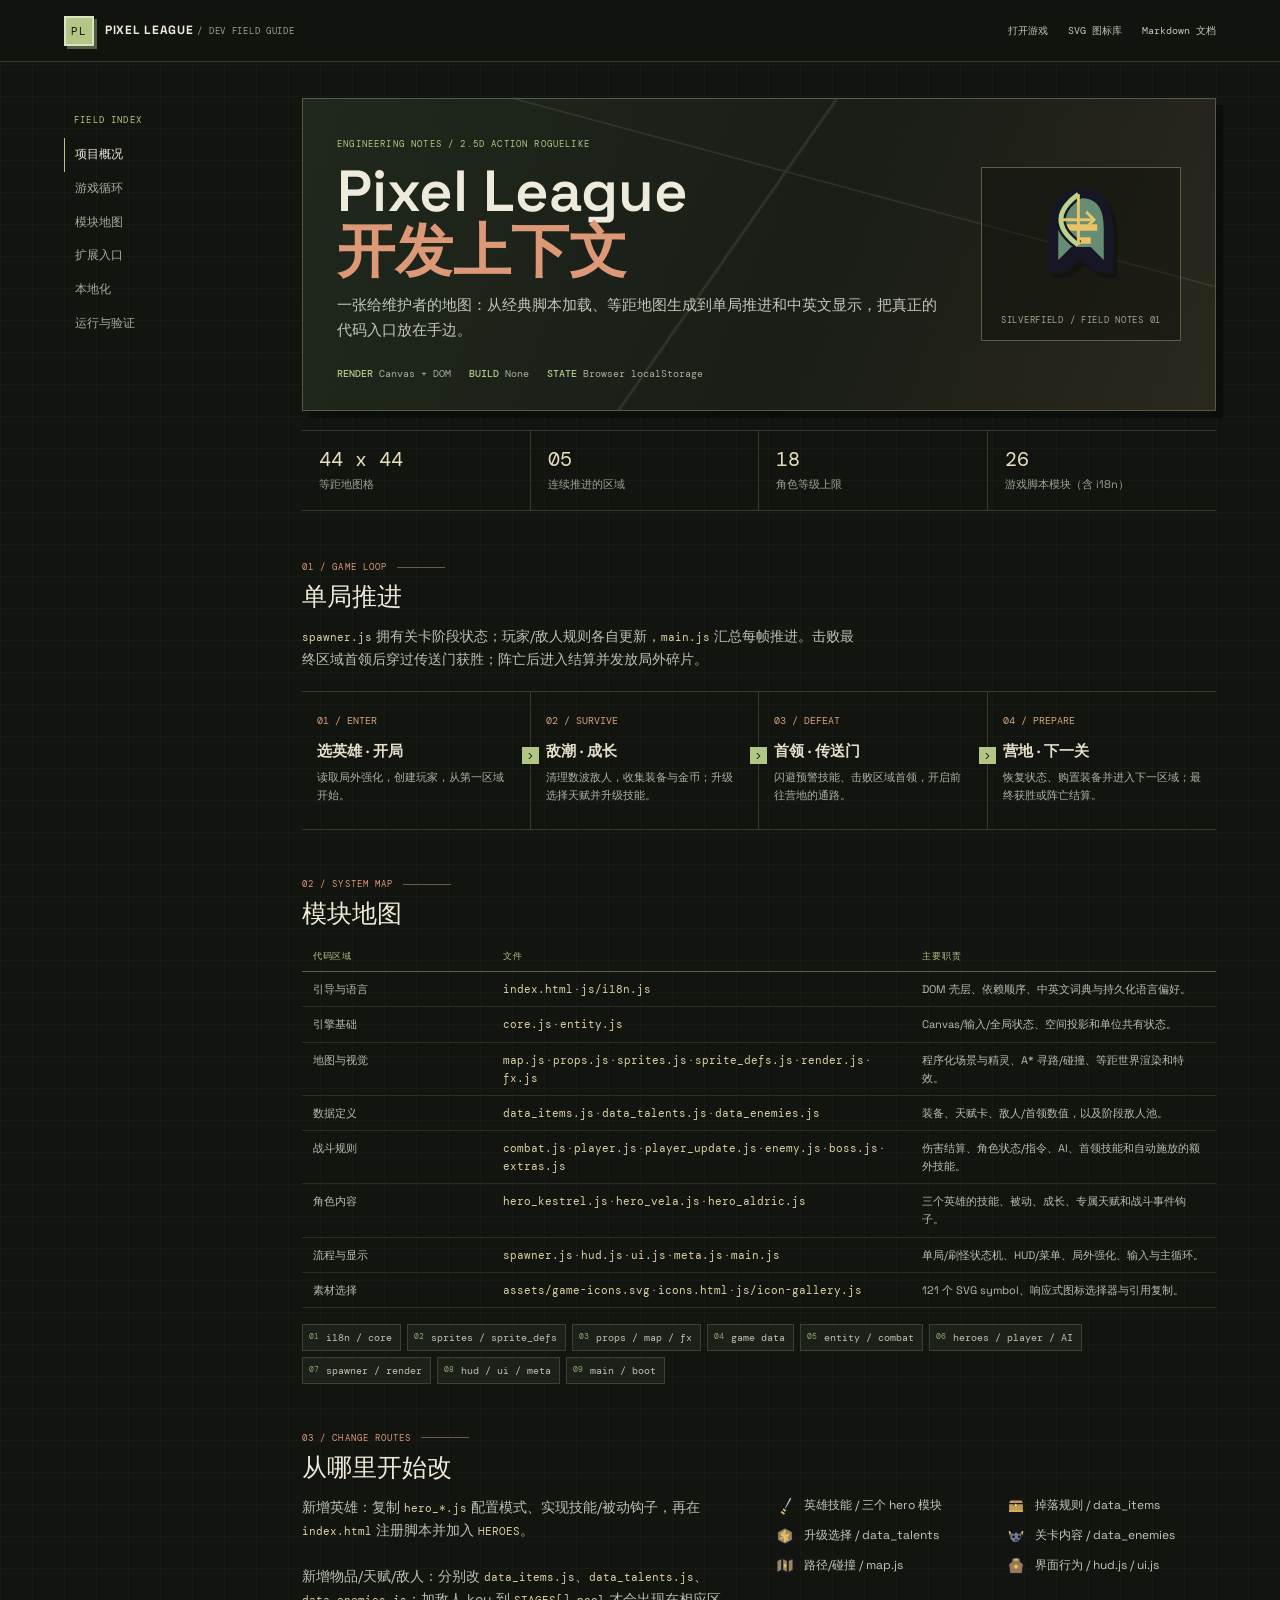
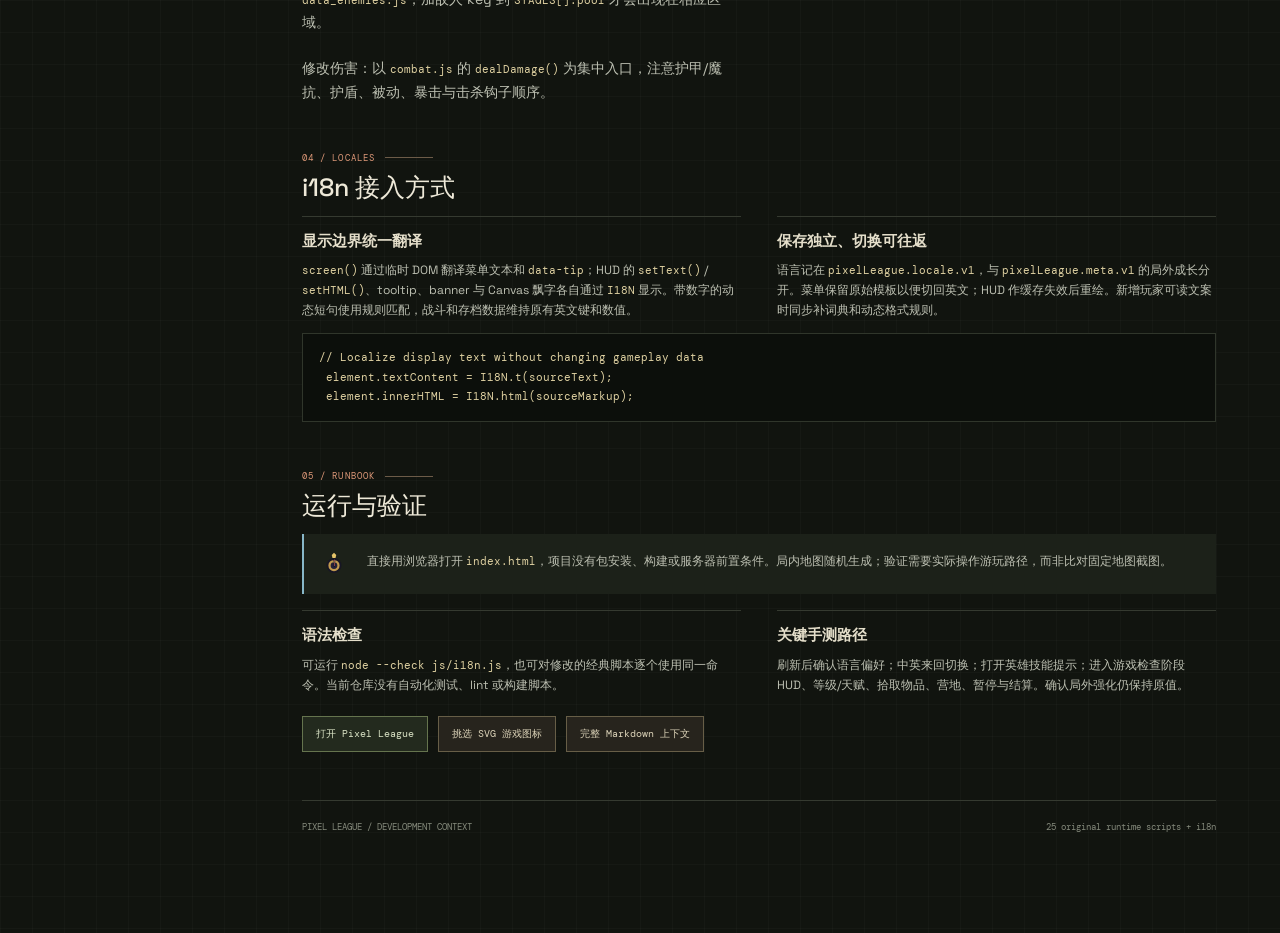
<file: dev-context.html>
<!DOCTYPE html>
<html lang="zh-CN">
<head>
  <meta charset="utf-8">
  <meta name="viewport" content="width=device-width, initial-scale=1">
  <meta name="theme-color" content="#11140f">
  <title>Pixel League · 开发上下文</title>
  <link rel="preconnect" href="https://fonts.googleapis.com">
  <link rel="preconnect" href="https://fonts.gstatic.com" crossorigin>
  <link href="https://fonts.googleapis.com/css2?family=DM+Mono:wght@400;500&family=Space+Grotesk:wght@400;500;600;700&display=swap" rel="stylesheet">
  <style>
    :root { color-scheme: dark; --bg:#11140f; --ink:#eeeadc; --muted:#a1a393; --line:#353a30; --moss:#b2c686; --clay:#dd9878; --blue:#88b7c8; --mono:"DM Mono","Courier New",monospace; --sans:"Space Grotesk","Segoe UI",sans-serif; }
    * { box-sizing:border-box; }
    html { scroll-behavior:smooth; scroll-padding-top:22px; }
    body { margin:0; min-width:320px; color:var(--ink); background:var(--bg); font:14px/1.65 var(--sans); background-image:linear-gradient(rgba(255,255,255,.018) 1px,transparent 1px),linear-gradient(90deg,rgba(255,255,255,.018) 1px,transparent 1px); background-size:32px 32px; }
    a { color:inherit; text-decoration:none; }
    .topbar { position:sticky; top:0; z-index:10; height:62px; padding:0 5vw; display:flex; align-items:center; justify-content:space-between; border-bottom:1px solid var(--line); background:rgba(17,20,15,.96); backdrop-filter:blur(12px); }
    .brand { display:flex; align-items:center; gap:11px; font-size:12px; font-weight:700; letter-spacing:.06em; }
    .brand-mark { width:30px; height:30px; display:grid; place-items:center; color:#14170f; background:var(--moss); border:2px solid #d8e5bc; box-shadow:3px 3px #4e6040; font:11px var(--mono); }
    .top-links { display:flex; gap:20px; color:#c3c6b8; font:10px var(--mono); }
    .top-links a:hover,.toc a:hover { color:var(--moss); }
    .layout { width:min(1280px,90vw); margin:auto; display:grid; grid-template-columns:190px minmax(0,1fr); gap:48px; }
    .toc { position:sticky; top:88px; align-self:start; padding:26px 0; }
    .toc-label,.eyebrow { color:var(--moss); font:9px var(--mono); letter-spacing:.13em; }
    .toc-label { margin:0 0 12px 10px; }
    .toc a { display:block; padding:7px 10px; color:#a9ad9e; border-left:1px solid transparent; font-size:12px; }
    .toc a:first-of-type { color:var(--ink); border-left-color:var(--moss); }
    main { min-width:0; padding:36px 0 80px; }
    .hero { position:relative; min-height:285px; display:grid; grid-template-columns:minmax(0,1fr) 200px; gap:24px; align-items:center; padding:30px 34px; overflow:hidden; background:linear-gradient(112deg,rgba(33,41,30,.96),rgba(26,31,24,.91) 55%,rgba(47,42,31,.9)); border:1px solid #555d45; box-shadow:7px 7px #0a0d09; }
    .hero::after { content:""; position:absolute; inset:0; pointer-events:none; opacity:.13; background:linear-gradient(125deg,transparent 47%,#d9d8b3 47.2%,transparent 47.5%),linear-gradient(15deg,transparent 66%,#d9d8b3 66.2%,transparent 66.5%); }
    .hero-copy,.hero-crest { position:relative; z-index:1; }
    .hero h1 { max-width:700px; margin:12px 0; font-size:clamp(36px,5vw,58px); line-height:1.03; font-weight:600; letter-spacing:0; }
    .hero h1 em { color:var(--clay); font-style:normal; }
    .hero-copy p:last-of-type { max-width:600px; margin:0; color:#c4c6b9; font-size:15px; }
    .hero-meta { display:flex; flex-wrap:wrap; gap:9px 18px; margin-top:24px; color:#a8ad9c; font:10px var(--mono); }
    .hero-meta strong { color:var(--moss); font-weight:500; }
    .hero-crest { display:grid; place-items:center; height:174px; background:rgba(8,11,8,.35); border:1px solid #596047; }
    .crest-icon { width:104px; height:104px; color:#d6c886; filter:drop-shadow(4px 5px #12150f); }
    .crest-caption { color:#a2a48e; font:9px var(--mono); letter-spacing:.08em; }
    .stats { display:grid; grid-template-columns:repeat(4,1fr); margin:19px 0 50px; border-block:1px solid var(--line); }
    .stat { padding:15px 12px 15px 17px; border-right:1px solid var(--line); }
    .stat:last-child { border:0; }
    .stat b { display:block; color:#e9dfbd; font:20px var(--mono); font-weight:400; }
    .stat span { color:var(--muted); font-size:11px; }
    section { margin:48px 0; }
    .section-kicker { display:flex; align-items:center; gap:10px; margin:0 0 8px; color:var(--clay); font:9px var(--mono); letter-spacing:.12em; }
    .section-kicker::after { content:""; width:48px; height:1px; background:#6c5b48; }
    h2 { margin:0 0 14px; color:#eee9d8; font-size:25px; line-height:1.2; font-weight:500; letter-spacing:0; }
    h3 { margin:0 0 8px; color:#e4deca; font-size:15px; font-weight:600; }
    p { color:#bdc0b2; }
    .overview { display:grid; grid-template-columns:1fr 1fr; gap:32px; align-items:start; }
    .intro-note { max-width:560px; margin:0; font-size:14px; }
    .feature-list { display:grid; grid-template-columns:1fr 1fr; gap:10px 20px; margin:0; padding:0; list-style:none; }
    .feature-list li { display:flex; align-items:center; gap:9px; color:#c4c7ba; font-size:12px; }
    .mini-icon { flex:none; width:20px; height:20px; color:var(--moss); }
    .flow { display:grid; grid-template-columns:repeat(4,1fr); gap:0; margin-top:20px; border-block:1px solid var(--line); }
    .flow-step { position:relative; min-height:137px; padding:16px 15px 18px; border-right:1px solid var(--line); }
    .flow-step:last-child { border:0; }
    .flow-num { color:#d8a17d; font:10px var(--mono); }
    .flow-step h3 { margin:8px 0 4px; }
    .flow-step p { margin:0; color:#aeb2a4; font-size:11px; }
    .flow-arrow { position:absolute; z-index:1; top:55px; right:-9px; width:17px; height:17px; display:grid; place-items:center; color:#171b14; background:var(--moss); font:11px var(--mono); }
    .architecture { width:100%; border-collapse:collapse; text-align:left; }
    .architecture th { padding:8px 11px; color:var(--moss); border-bottom:1px solid #596148; font:9px var(--mono); font-weight:400; text-transform:uppercase; letter-spacing:.08em; }
    .architecture td { padding:8px 11px; color:#b9bdae; border-bottom:1px solid #292e26; vertical-align:top; font-size:11px; }
    .architecture tr:hover td { background:rgba(255,255,255,.018); }
    code,.file { color:#ded0a1; font:11px var(--mono); }
    .architecture td:first-child { width:190px; white-space:nowrap; }
    .script-order { display:flex; flex-wrap:wrap; gap:6px; margin:16px 0 0; padding:0; list-style:none; counter-reset:load; }
    .script-order li { position:relative; padding:6px 8px 6px 23px; color:#bec2b3; background:#1b2019; border:1px solid #3a4132; font:10px var(--mono); counter-increment:load; }
    .script-order li::before { content:counter(load,decimal-leading-zero); position:absolute; left:6px; color:#94a574; font-size:8px; }
    .split { display:grid; grid-template-columns:1fr 1fr; gap:36px; }
    .split-block { padding-top:12px; border-top:1px solid var(--line); }
    .split-block p { margin:0; font-size:12px; }
    .code-sample { margin:12px 0 0; padding:14px 16px; overflow:auto; color:#d6d2c2; background:#0c0f0b; border:1px solid #30362b; font:11px/1.8 var(--mono); }
    .callout { display:grid; grid-template-columns:32px 1fr; gap:13px; padding:18px; background:#1c2119; border-left:2px solid var(--blue); }
    .callout svg { width:24px; height:24px; color:var(--blue); }
    .callout p { margin:0; font-size:12px; }
    .route-links { display:flex; flex-wrap:wrap; gap:10px; margin-top:20px; }
    .route-links a { display:inline-flex; gap:8px; align-items:center; padding:10px 13px; color:#dbe4c6; border:1px solid #65744e; background:#232a1e; font:10px var(--mono); }
    .route-links a:hover { background:#303a28; }
    .route-links .secondary { color:#ddd4b9; border-color:#675e47; background:#27241d; }
    footer { display:flex; justify-content:space-between; gap:12px; padding:20px 0; color:#858a7c; border-top:1px solid var(--line); font:9px var(--mono); }
    @media (max-width:900px) { .layout { grid-template-columns:1fr; gap:0; } .toc { position:relative; top:auto; display:flex; gap:4px; overflow:auto; padding:12px 0 0; white-space:nowrap; } .toc-label { display:none; } .toc a { padding:6px 9px; border:1px solid var(--line); } .toc a:first-of-type { border-color:#6e8058; background:#20271d; } main { padding-top:22px; } }
    @media (max-width:650px) { .topbar { height:56px; padding:0 5vw; } .top-links { gap:12px; font-size:9px; } .brand { font-size:10px; } .layout { width:90vw; } .hero { min-height:0; grid-template-columns:1fr; padding:23px 20px; gap:20px; } .hero h1 { font-size:42px; } .hero-crest { display:none; } .stats { grid-template-columns:1fr 1fr; margin-bottom:38px; } .stat:nth-child(2) { border-right:0; } .stat:nth-child(-n+2) { border-bottom:1px solid var(--line); } .overview,.split { grid-template-columns:1fr; gap:20px; } .feature-list { gap:8px; } .flow { grid-template-columns:1fr 1fr; } .flow-step:nth-child(2) { border-right:0; } .flow-step:nth-child(-n+2) { border-bottom:1px solid var(--line); } .flow-arrow { display:none; } .architecture th:nth-child(3),.architecture td:nth-child(3) { display:none; } .architecture td:first-child { width:auto; white-space:normal; } footer { flex-direction:column; } }
    @media (prefers-reduced-motion:reduce) { html { scroll-behavior:auto; } }
  </style>
</head>
<body>
  <header class="topbar">
    <a class="brand" href="index.html"><span class="brand-mark">PL</span><span>PIXEL LEAGUE <span style="color:#9ba08f;font:9px var(--mono)">/ DEV FIELD GUIDE</span></span></a>
    <nav class="top-links" aria-label="项目入口"><a href="index.html">打开游戏</a><a href="icons.html">SVG 图标库</a><a href="dev-context.md">Markdown 文档</a></nav>
  </header>

  <div class="layout">
    <nav class="toc" aria-label="页面目录">
      <p class="toc-label">FIELD INDEX</p>
      <a href="#overview">项目概况</a><a href="#loop">游戏循环</a><a href="#modules">模块地图</a>
      <a href="#extension">扩展入口</a><a href="#localization">本地化</a><a href="#runtime">运行与验证</a>
    </nav>

    <main>
      <header class="hero" id="overview">
        <div class="hero-copy">
          <p class="eyebrow">ENGINEERING NOTES / 2.5D ACTION ROGUELIKE</p>
          <h1>Pixel League<br><em>开发上下文</em></h1>
          <p>一张给维护者的地图：从经典脚本加载、等距地图生成到单局推进和中英文显示，把真正的代码入口放在手边。</p>
          <div class="hero-meta"><span><strong>RENDER</strong> Canvas + DOM</span><span><strong>BUILD</strong> None</span><span><strong>STATE</strong> Browser localStorage</span></div>
        </div>
        <div class="hero-crest" aria-label="游侠与弓箭图标"><svg class="crest-icon" viewBox="0 0 32 32"><use href="assets/game-icons.svg#hero-ranger"></use></svg><span class="crest-caption">SILVERFIELD / FIELD NOTES 01</span></div>
      </header>

      <div class="stats" aria-label="项目规模">
        <div class="stat"><b>44 x 44</b><span>等距地图格</span></div>
        <div class="stat"><b>05</b><span>连续推进的区域</span></div>
        <div class="stat"><b>18</b><span>角色等级上限</span></div>
        <div class="stat"><b>26</b><span>游戏脚本模块（含 i18n）</span></div>
      </div>

      <section>
        <p class="section-kicker">01 / GAME LOOP</p>
        <h2 id="loop">单局推进</h2>
        <p class="intro-note"><code>spawner.js</code> 拥有关卡阶段状态；玩家/敌人规则各自更新，<code>main.js</code> 汇总每帧推进。击败最终区域首领后穿过传送门获胜；阵亡后进入结算并发放局外碎片。</p>
        <div class="flow">
          <article class="flow-step"><span class="flow-num">01 / ENTER</span><span class="flow-arrow" aria-hidden="true">&gt;</span><h3>选英雄 · 开局</h3><p>读取局外强化，创建玩家，从第一区域开始。</p></article>
          <article class="flow-step"><span class="flow-num">02 / SURVIVE</span><span class="flow-arrow" aria-hidden="true">&gt;</span><h3>敌潮 · 成长</h3><p>清理数波敌人，收集装备与金币；升级选择天赋并升级技能。</p></article>
          <article class="flow-step"><span class="flow-num">03 / DEFEAT</span><span class="flow-arrow" aria-hidden="true">&gt;</span><h3>首领 · 传送门</h3><p>闪避预警技能、击败区域首领，开启前往营地的通路。</p></article>
          <article class="flow-step"><span class="flow-num">04 / PREPARE</span><h3>营地 · 下一关</h3><p>恢复状态、购置装备并进入下一区域；最终获胜或阵亡结算。</p></article>
        </div>
      </section>

      <section>
        <p class="section-kicker">02 / SYSTEM MAP</p>
        <h2 id="modules">模块地图</h2>
        <table class="architecture">
          <thead><tr><th>代码区域</th><th>文件</th><th>主要职责</th></tr></thead>
          <tbody>
            <tr><td>引导与语言</td><td><span class="file">index.html</span> · <span class="file">js/i18n.js</span></td><td>DOM 壳层、依赖顺序、中英文词典与持久化语言偏好。</td></tr>
            <tr><td>引擎基础</td><td><span class="file">core.js</span> · <span class="file">entity.js</span></td><td>Canvas/输入/全局状态、空间投影和单位共有状态。</td></tr>
            <tr><td>地图与视觉</td><td><span class="file">map.js</span> · <span class="file">props.js</span> · <span class="file">sprites.js</span> · <span class="file">sprite_defs.js</span> · <span class="file">render.js</span> · <span class="file">fx.js</span></td><td>程序化场景与精灵、A* 寻路/碰撞、等距世界渲染和特效。</td></tr>
            <tr><td>数据定义</td><td><span class="file">data_items.js</span> · <span class="file">data_talents.js</span> · <span class="file">data_enemies.js</span></td><td>装备、天赋卡、敌人/首领数值，以及阶段敌人池。</td></tr>
            <tr><td>战斗规则</td><td><span class="file">combat.js</span> · <span class="file">player.js</span> · <span class="file">player_update.js</span> · <span class="file">enemy.js</span> · <span class="file">boss.js</span> · <span class="file">extras.js</span></td><td>伤害结算、角色状态/指令、AI、首领技能和自动施放的额外技能。</td></tr>
            <tr><td>角色内容</td><td><span class="file">hero_kestrel.js</span> · <span class="file">hero_vela.js</span> · <span class="file">hero_aldric.js</span></td><td>三个英雄的技能、被动、成长、专属天赋和战斗事件钩子。</td></tr>
            <tr><td>流程与显示</td><td><span class="file">spawner.js</span> · <span class="file">hud.js</span> · <span class="file">ui.js</span> · <span class="file">meta.js</span> · <span class="file">main.js</span></td><td>单局/刷怪状态机、HUD/菜单、局外强化、输入与主循环。</td></tr>
            <tr><td>素材选择</td><td><span class="file">assets/game-icons.svg</span> · <span class="file">icons.html</span> · <span class="file">js/icon-gallery.js</span></td><td>121 个 SVG symbol、响应式图标选择器与引用复制。</td></tr>
          </tbody>
        </table>
        <ol class="script-order" aria-label="脚本加载顺序">
          <li>i18n / core</li><li>sprites / sprite_defs</li><li>props / map / fx</li><li>game data</li>
          <li>entity / combat</li><li>heroes / player / AI</li><li>spawner / render</li><li>hud / ui / meta</li><li>main / boot</li>
        </ol>
      </section>

      <section>
        <p class="section-kicker">03 / CHANGE ROUTES</p>
        <h2 id="extension">从哪里开始改</h2>
        <div class="overview">
          <p class="intro-note">新增英雄：复制 <code>hero_*.js</code> 配置模式、实现技能/被动钩子，再在 <code>index.html</code> 注册脚本并加入 <code>HEROES</code>。<br><br>新增物品/天赋/敌人：分别改 <code>data_items.js</code>、<code>data_talents.js</code>、<code>data_enemies.js</code>；加敌人 key 到 <code>STAGES[].pool</code> 才会出现在相应区域。<br><br>修改伤害：以 <code>combat.js</code> 的 <code>dealDamage()</code> 为集中入口，注意护甲/魔抗、护盾、被动、暴击与击杀钩子顺序。</p>
          <ul class="feature-list">
            <li><svg class="mini-icon" viewBox="0 0 32 32"><use href="assets/game-icons.svg#weapon-long-sword"></use></svg>英雄技能 / 三个 hero 模块</li>
            <li><svg class="mini-icon" viewBox="0 0 32 32"><use href="assets/game-icons.svg#resource-treasure-chest"></use></svg>掉落规则 / data_items</li>
            <li><svg class="mini-icon" viewBox="0 0 32 32"><use href="assets/game-icons.svg#magic-earth-rune"></use></svg>升级选择 / data_talents</li>
            <li><svg class="mini-icon" viewBox="0 0 32 32"><use href="assets/game-icons.svg#monster-murk-wolf"></use></svg>关卡内容 / data_enemies</li>
            <li><svg class="mini-icon" viewBox="0 0 32 32"><use href="assets/game-icons.svg#ui-world-map"></use></svg>路径/碰撞 / map.js</li>
            <li><svg class="mini-icon" viewBox="0 0 32 32"><use href="assets/game-icons.svg#ui-inventory-bag"></use></svg>界面行为 / hud.js / ui.js</li>
          </ul>
        </div>
      </section>

      <section>
        <p class="section-kicker">04 / LOCALES</p>
        <h2 id="localization">i18n 接入方式</h2>
        <div class="split">
          <div class="split-block"><h3>显示边界统一翻译</h3><p><code>screen()</code> 通过临时 DOM 翻译菜单文本和 <code>data-tip</code>；HUD 的 <code>setText()</code> / <code>setHTML()</code>、tooltip、banner 与 Canvas 飘字各自通过 <code>I18N</code> 显示。带数字的动态短句使用规则匹配，战斗和存档数据维持原有英文键和数值。</p></div>
          <div class="split-block"><h3>保存独立、切换可往返</h3><p>语言记在 <code>pixelLeague.locale.v1</code>，与 <code>pixelLeague.meta.v1</code> 的局外成长分开。菜单保留原始模板以便切回英文；HUD 作缓存失效后重绘。新增玩家可读文案时同步补词典和动态格式规则。</p></div>
        </div>
        <pre class="code-sample"><code>// Localize display text without changing gameplay data
 element.textContent = I18N.t(sourceText);
 element.innerHTML = I18N.html(sourceMarkup);</code></pre>
      </section>

      <section>
        <p class="section-kicker">05 / RUNBOOK</p>
        <h2 id="runtime">运行与验证</h2>
        <div class="callout"><svg viewBox="0 0 32 32"><use href="assets/game-icons.svg#ui-compass"></use></svg><p>直接用浏览器打开 <code>index.html</code>，项目没有包安装、构建或服务器前置条件。局内地图随机生成；验证需要实际操作游玩路径，而非比对固定地图截图。</p></div>
        <div class="split" style="margin-top:16px">
          <div class="split-block"><h3>语法检查</h3><p>可运行 <code>node --check js/i18n.js</code>，也可对修改的经典脚本逐个使用同一命令。当前仓库没有自动化测试、lint 或构建脚本。</p></div>
          <div class="split-block"><h3>关键手测路径</h3><p>刷新后确认语言偏好；中英来回切换；打开英雄技能提示；进入游戏检查阶段 HUD、等级/天赋、拾取物品、营地、暂停与结算。确认局外强化仍保持原值。</p></div>
        </div>
        <div class="route-links"><a href="index.html">打开 Pixel League</a><a class="secondary" href="icons.html">挑选 SVG 游戏图标</a><a class="secondary" href="dev-context.md">完整 Markdown 上下文</a></div>
      </section>

      <footer><span>PIXEL LEAGUE / DEVELOPMENT CONTEXT</span><span>25 original runtime scripts + i18n</span></footer>
    </main>
  </div>
</body>
</html>
</file>
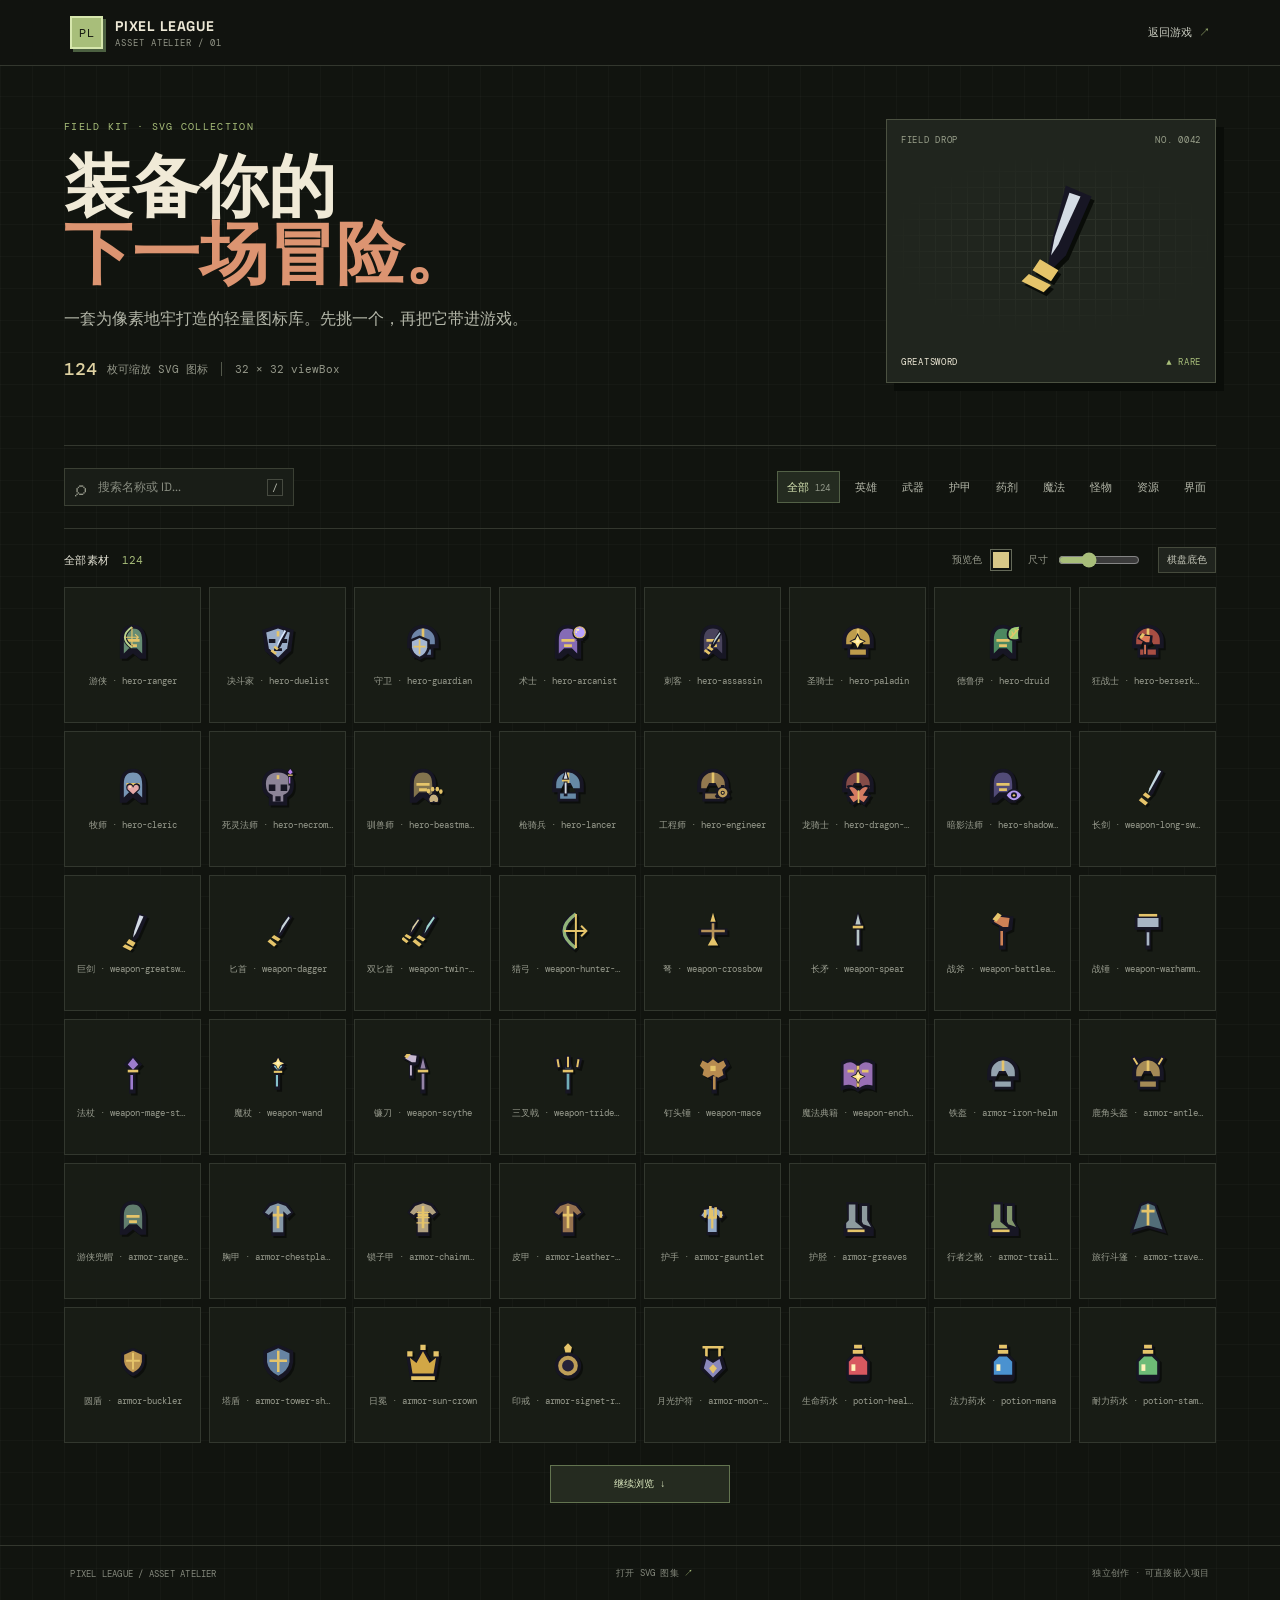
<file: icons.html>
<!DOCTYPE html>
<html lang="zh-CN">
<head>
  <meta charset="utf-8">
  <meta name="viewport" content="width=device-width, initial-scale=1">
  <meta name="theme-color" content="#11140f">
  <title>Pixel League · 图标素材库</title>
  <link rel="preconnect" href="https://fonts.googleapis.com">
  <link rel="preconnect" href="https://fonts.gstatic.com" crossorigin>
  <link href="https://fonts.googleapis.com/css2?family=DM+Mono:wght@400;500&family=Space+Grotesk:wght@400;500;600;700&display=swap" rel="stylesheet">
  <link rel="stylesheet" href="css/icon-gallery.css">
</head>
<body>
  <header class="masthead">
    <a class="brand" href="index.html"><span class="brand-mark">PL</span><span>PIXEL LEAGUE <small>ASSET ATELIER / 01</small></span></a>
    <a class="back-link" href="index.html">返回游戏 <span aria-hidden="true">↗</span></a>
  </header>

  <main>
    <section class="intro" aria-labelledby="page-title">
      <div class="intro-copy">
        <p class="eyebrow">FIELD KIT · SVG COLLECTION</p>
        <h1 id="page-title">装备你的<br><span>下一场冒险。</span></h1>
        <p class="lede">一套为像素地牢打造的轻量图标库。先挑一个，再把它带进游戏。</p>
        <div class="collection-meta"><strong id="icon-count">124</strong><span>枚可缩放 SVG 图标</span><span class="meta-divider"></span><span>32 × 32 viewBox</span></div>
      </div>
      <div class="specimen" aria-label="精选道具图标展示">
        <div class="specimen-top"><span>FIELD DROP</span><span>NO. 0042</span></div>
        <svg class="specimen-icon" viewBox="0 0 32 32" aria-hidden="true"><use href="assets/game-icons.svg#weapon-greatsword"></use></svg>
        <div class="specimen-name">GREATSWORD <span>▲ RARE</span></div>
        <div class="specimen-grid" aria-hidden="true"></div>
      </div>
    </section>

    <section class="toolbar" aria-label="图标筛选工具">
      <label class="search-box"><span aria-hidden="true">⌕</span><input id="search" type="search" placeholder="搜索名称或 ID..." autocomplete="off"><kbd>/</kbd></label>
      <div id="filters" class="filters" role="group" aria-label="按类别筛选">
        <button class="filter active" data-category="all" type="button">全部 <span>124</span></button>
        <button class="filter" data-category="hero" type="button">英雄</button>
        <button class="filter" data-category="weapon" type="button">武器</button>
        <button class="filter" data-category="armor" type="button">护甲</button>
        <button class="filter" data-category="potion" type="button">药剂</button>
        <button class="filter" data-category="magic" type="button">魔法</button>
        <button class="filter" data-category="monster" type="button">怪物</button>
        <button class="filter" data-category="resource" type="button">资源</button>
        <button class="filter" data-category="ui" type="button">界面</button>
      </div>
    </section>

    <section class="workspace" aria-label="图标素材浏览器">
      <div class="results-line"><h2>全部素材 <span id="results-count">124</span></h2><div class="display-controls">
        <label class="swatch-control">预览色 <input id="icon-color" type="color" value="#d9c887" aria-label="选择图标颜色"></label>
        <label class="size-control">尺寸 <input id="icon-size" type="range" min="28" max="68" value="42" aria-label="调整预览图标尺寸"></label>
        <button id="background-toggle" class="toggle" type="button" aria-pressed="false">棋盘底色</button>
      </div></div>
      <div id="icon-grid" class="icon-grid" aria-live="polite"></div>
      <div id="empty-state" class="empty-state" hidden>没有找到匹配图标。</div>
      <div class="load-more-wrap"><button id="load-more" class="load-more" type="button">继续浏览 <span aria-hidden="true">↓</span></button></div>
    </section>
  </main>

  <footer><span>PIXEL LEAGUE / ASSET ATELIER</span><a href="assets/game-icons.svg">打开 SVG 图集 <span aria-hidden="true">↗</span></a><span>独立创作 · 可直接嵌入项目</span></footer>

  <div id="toast" class="toast" role="status" aria-live="polite"></div>
  <script src="js/icon-gallery.js"></script>
</body>
</html>
</file>
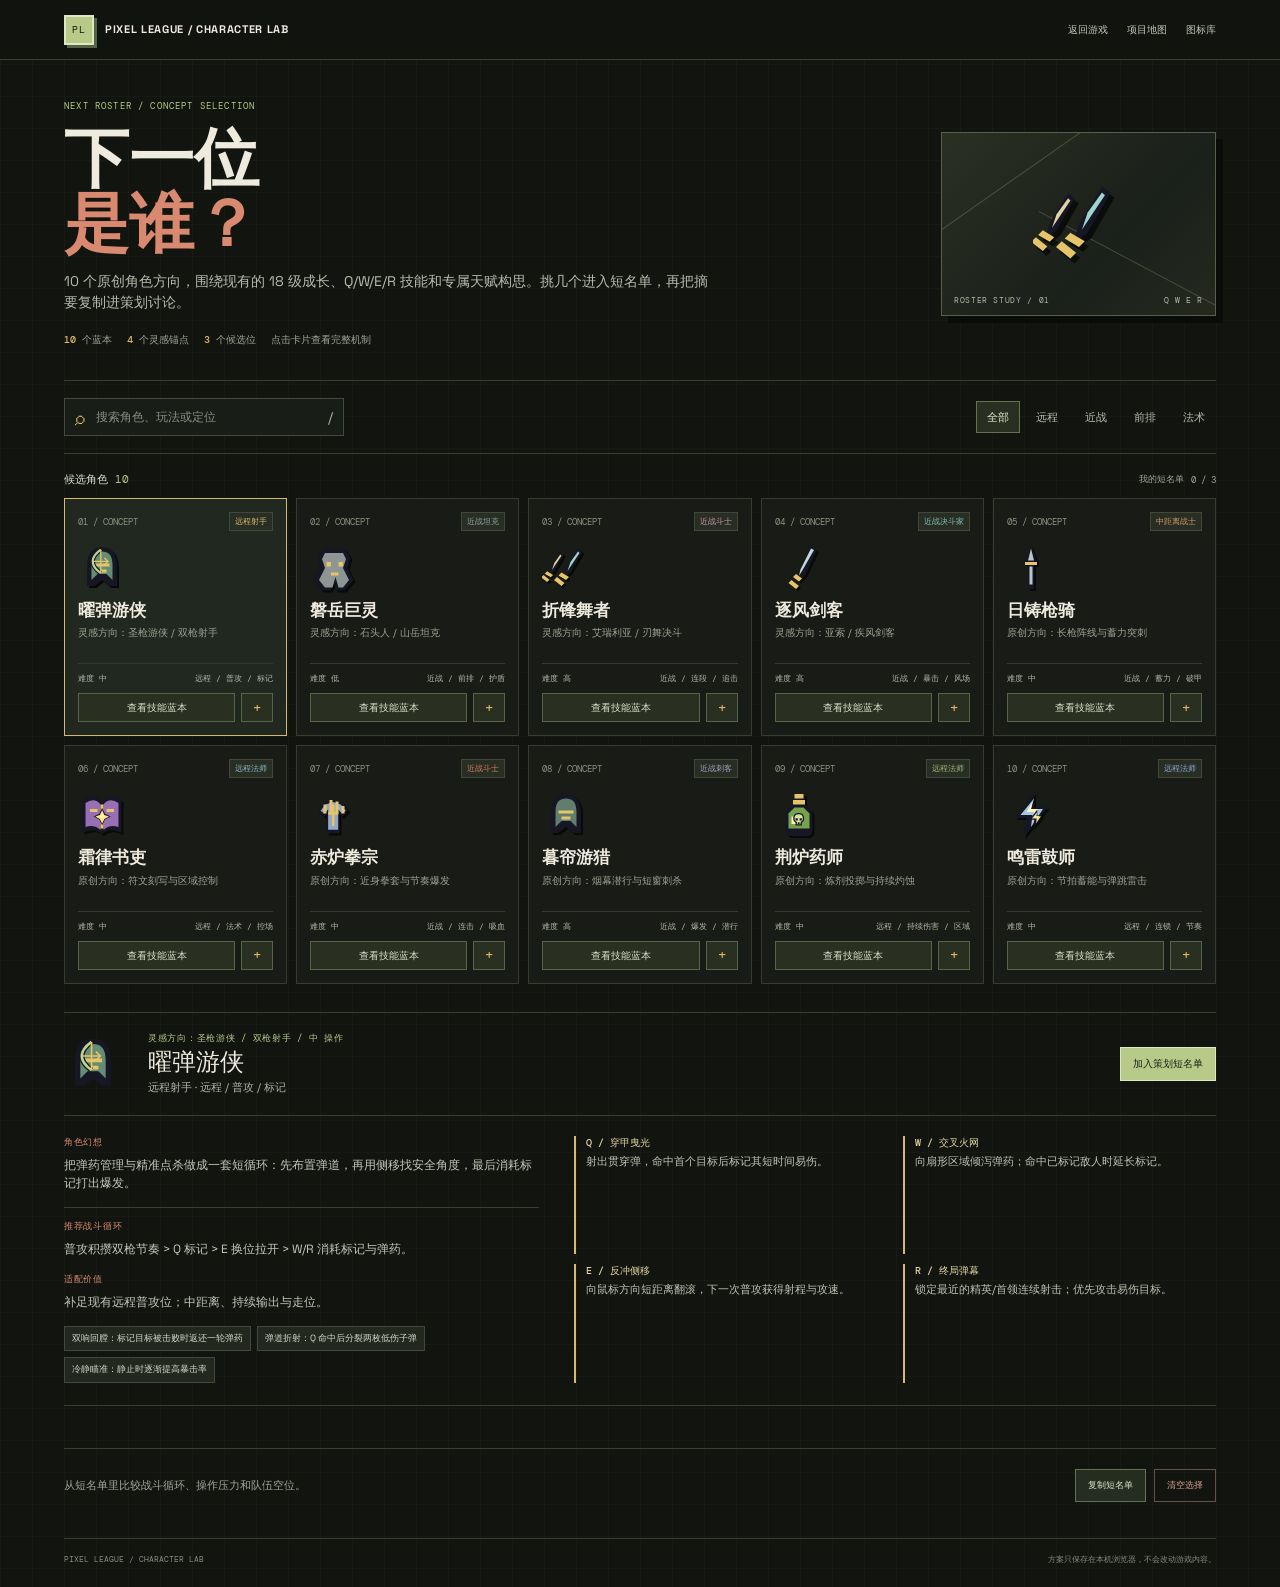
<file: next-character.html>
<!DOCTYPE html>
<html lang="zh-CN">
<head>
  <meta charset="utf-8">
  <meta name="viewport" content="width=device-width, initial-scale=1">
  <meta name="theme-color" content="#11140f">
  <title>Pixel League · 下一位英雄</title>
  <link rel="preconnect" href="https://fonts.googleapis.com">
  <link rel="preconnect" href="https://fonts.gstatic.com" crossorigin>
  <link href="https://fonts.googleapis.com/css2?family=DM+Mono:wght@400;500&family=Space+Grotesk:wght@400;500;600;700&display=swap" rel="stylesheet">
  <style>
    :root { color-scheme:dark; --bg:#11140f; --panel:#191d17; --raised:#232920; --line:#373d31; --ink:#eeeadd; --muted:#a3a596; --moss:#b7ca88; --amber:#e4ba68; --coral:#d98970; --blue:#83b8c5; --mono:"DM Mono","Courier New",monospace; --sans:"Space Grotesk","Segoe UI",sans-serif; }
    * { box-sizing:border-box; }
    html { min-width:320px; scroll-behavior:smooth; }
    body { margin:0; color:var(--ink); background-color:var(--bg); font:14px/1.5 var(--sans); background-image:linear-gradient(rgba(255,255,255,.018) 1px,transparent 1px),linear-gradient(90deg,rgba(255,255,255,.018) 1px,transparent 1px); background-size:32px 32px; }
    a { color:inherit; text-decoration:none; }
    button,input { font:inherit; }
    button { color:inherit; }
    .top { height:60px; padding:0 max(5vw,20px); position:sticky; top:0; z-index:5; display:flex; align-items:center; justify-content:space-between; background:rgba(17,20,15,.95); border-bottom:1px solid var(--line); backdrop-filter:blur(12px); }
    .brand { display:flex; align-items:center; gap:11px; font-size:11px; font-weight:700; letter-spacing:.06em; }
    .brand-mark { width:30px; height:30px; display:grid; place-items:center; color:#14170f; background:var(--moss); border:2px solid #dce8c4; box-shadow:3px 3px #536345; font:10px var(--mono); }
    .nav-links { display:flex; gap:19px; color:#c5c7b8; font:10px var(--mono); }
    .nav-links a:hover { color:var(--moss); }
    main { width:min(1280px,90vw); margin:auto; }
    .mast { min-height:260px; display:grid; grid-template-columns:minmax(0,1fr) 275px; align-items:center; gap:56px; padding:40px 0 33px; border-bottom:1px solid var(--line); }
    .eyebrow { margin:0 0 14px; color:var(--moss); font:9px var(--mono); letter-spacing:.13em; }
    h1 { margin:0; font-size:clamp(40px,5.4vw,65px); line-height:1; font-weight:600; letter-spacing:0; }
    h1 em { color:var(--coral); font-style:normal; }
    .intro { max-width:650px; margin:15px 0 0; color:#b7bbad; font-size:14px; }
    .brief { display:flex; gap:15px; margin-top:20px; color:var(--muted); font:10px var(--mono); }
    .brief strong { color:var(--amber); font-weight:500; }
    .spotlight { height:184px; position:relative; display:grid; place-items:center; overflow:hidden; background:linear-gradient(135deg,#2a3022,#1a201a 62%,#25291f); border:1px solid #596047; box-shadow:7px 7px #090c08; }
    .spotlight::before,.spotlight::after { content:""; position:absolute; width:235px; height:1px; background:#99a87850; transform:rotate(-35deg); }
    .spotlight::before { top:43px; left:-42px; }
    .spotlight::after { right:-45px; bottom:48px; transform:rotate(28deg); }
    .spotlight-icon { width:92px; height:92px; z-index:1; color:#d8c27f; filter:drop-shadow(4px 5px #0a0d09); }
    .spotlight-label { position:absolute; z-index:2; inset:auto 12px 10px; display:flex; justify-content:space-between; color:#b6b9a8; font:8px var(--mono); letter-spacing:.08em; }
    .toolbar { display:grid; grid-template-columns:minmax(210px,280px) 1fr; align-items:center; gap:18px; padding:17px 0; border-bottom:1px solid var(--line); }
    .search { height:38px; display:flex; align-items:center; gap:9px; padding:0 10px; color:#adb19f; background:var(--panel); border:1px solid #444b3c; }
    .search:focus-within { border-color:var(--moss); }
    .search-mark { color:var(--amber); font:19px var(--mono); }
    .search input { width:100%; border:0; outline:0; color:var(--ink); background:transparent; font-size:12px; }
    .search input::placeholder { color:#898f7f; }
    .filters { display:flex; flex-wrap:wrap; justify-content:flex-end; gap:5px; }
    .filter { padding:7px 10px; cursor:pointer; color:#b6baab; background:transparent; border:1px solid transparent; font-size:11px; }
    .filter:hover { color:var(--ink); }
    .filter.active { color:#e1eacb; background:#293021; border-color:#65734f; }
    .inventory-bar { display:flex; align-items:center; justify-content:space-between; gap:18px; padding:18px 0 11px; }
    .inventory-bar h2 { margin:0; color:#e2e0d2; font:11px var(--mono); }
    .inventory-bar h2 span { color:var(--moss); }
    .shortlist { display:flex; align-items:center; gap:7px; color:var(--muted); font:9px var(--mono); }
    .candidate-chip { display:inline-flex; align-items:center; gap:5px; padding:4px 7px; color:#e0e8ce; background:#262d20; border:1px solid #4e5e3e; font:9px var(--mono); }
    .candidate-chip button { width:17px; height:17px; padding:0; cursor:pointer; color:#d2a583; background:none; border:0; }
    .hero-grid { display:grid; grid-template-columns:repeat(5,minmax(0,1fr)); gap:9px; }
    .hero-card { min-width:0; min-height:218px; position:relative; display:flex; flex-direction:column; align-items:stretch; padding:13px; background:rgba(25,29,23,.96); border:1px solid #363c31; transition:background .15s,border-color .15s,transform .15s; animation:card-in .28s both; animation-delay:calc(var(--index,0) * 18ms); }
    .hero-card:hover,.hero-card.active { background:#21281f; border-color:var(--accent,#859568); transform:translateY(-2px); }
    .card-top { display:flex; justify-content:space-between; align-items:center; gap:5px; }
    .card-index { color:#8c927f; font:9px var(--mono); }
    .role-mark { padding:3px 5px; color:var(--accent,#c2c69d); background:#292e24; border:1px solid #414838; font:8px var(--mono); white-space:nowrap; }
    .hero-art { width:48px; height:48px; margin:13px 0 8px; color:var(--accent,#d4c280); filter:drop-shadow(2px 2px #080a07); }
    .hero-name { margin:0; font-size:17px; line-height:1.2; font-weight:600; }
    .anchor { min-height:28px; margin:5px 0 10px; color:#9da392; font-size:10px; }
    .card-meta { display:flex; justify-content:space-between; gap:5px; margin-top:auto; padding-top:9px; border-top:1px solid #33392e; color:#b5b9a9; font:8px var(--mono); }
    .card-actions { display:grid; grid-template-columns:1fr auto; gap:6px; margin-top:9px; }
    .open-detail,.pick { min-height:29px; padding:5px 8px; cursor:pointer; color:#d9dfca; background:#293021; border:1px solid #566448; font-size:10px; }
    .open-detail:hover,.pick:hover { background:#343e29; }
    .pick { width:32px; padding:4px; color:var(--amber); font:14px var(--mono); }
    .pick.selected { color:#172015; background:var(--moss); border-color:#e0e9cb; }
    .empty { padding:40px; color:var(--muted); text-align:center; font:11px var(--mono); }
    .detail { margin:28px 0 42px; border-top:1px solid var(--line); border-bottom:1px solid var(--line); scroll-margin-top:75px; }
    .detail-head { display:grid; grid-template-columns:68px 1fr auto; align-items:center; gap:16px; padding:19px 0; border-bottom:1px solid var(--line); }
    .detail-icon { width:58px; height:58px; color:var(--accent,#d4c280); }
    .detail-kicker { margin:0 0 3px; color:var(--moss); font:9px var(--mono); letter-spacing:.08em; }
    .detail-title { margin:0; font-size:24px; line-height:1.15; font-weight:500; }
    .detail-sub { margin:4px 0 0; color:#aeb2a3; font-size:11px; }
    .detail-pick { padding:9px 12px; cursor:pointer; color:#182016; background:var(--moss); border:1px solid #dce8bf; font:10px var(--mono); }
    .detail-pick.selected { color:#f0dfb6; background:#302c1e; border-color:#8d7449; }
    .detail-body { display:grid; grid-template-columns:1fr 1.35fr; gap:35px; padding:20px 0 22px; }
    .concept-label { margin:0 0 7px; color:var(--coral); font:9px var(--mono); letter-spacing:.08em; }
    .concept-copy { margin:0 0 15px; color:#c5c7b9; font-size:12px; }
    .loop { padding-top:12px; border-top:1px solid var(--line); }
    .skill-list { display:grid; grid-template-columns:1fr 1fr; gap:10px 15px; margin:0; padding:0; list-style:none; }
    .skill { padding-left:10px; border-left:2px solid var(--accent,#879965); }
    .skill b { display:block; color:#e2d3a3; font:10px var(--mono); font-weight:500; }
    .skill span { display:block; margin-top:3px; color:#c0c3b5; font-size:11px; }
    .talents { display:flex; flex-wrap:wrap; gap:6px; margin-top:15px; }
    .talent { padding:5px 7px; color:#d4d7c9; background:#23281f; border:1px solid #42493a; font-size:9px; }
    .planner { display:flex; align-items:center; justify-content:space-between; gap:18px; padding:20px 0 36px; border-top:1px solid var(--line); }
    .planner p { margin:0; color:var(--muted); font-size:11px; }
    .planner-actions { display:flex; gap:8px; }
    .planner-actions button { padding:9px 12px; cursor:pointer; color:#dce6c8; background:#252c20; border:1px solid #63734d; font:9px var(--mono); }
    .planner-actions button:hover { background:#303a28; }
    .planner-actions .clear { color:#d8a190; background:transparent; border-color:#685047; }
    .toast { position:fixed; z-index:10; left:50%; bottom:22px; padding:10px 15px; color:#e8ecd9; background:#2e3928; border:1px solid #81956b; font:10px var(--mono); opacity:0; transform:translate(-50%,10px); pointer-events:none; transition:opacity .16s,transform .16s; }
    .toast.show { opacity:1; transform:translate(-50%,0); }
    footer { display:flex; justify-content:space-between; gap:12px; padding:15px 0 22px; color:#868b7d; border-top:1px solid var(--line); font:8px var(--mono); }
    @keyframes card-in { from { opacity:0; transform:translateY(7px); } to { opacity:1; transform:translateY(0); } }
    @media (max-width:1050px) { .hero-grid { grid-template-columns:repeat(4,minmax(0,1fr)); } .mast { gap:30px; } }
    @media (max-width:760px) { .top { padding:0 5vw; } .nav-links { gap:10px; font-size:9px; } main { width:90vw; } .mast { grid-template-columns:1fr 180px; gap:20px; } .spotlight { height:155px; } .toolbar { grid-template-columns:1fr; gap:10px; } .filters { justify-content:flex-start; } .hero-grid { grid-template-columns:repeat(3,minmax(0,1fr)); } .detail-body { grid-template-columns:1fr; gap:12px; } }
    @media (max-width:520px) { .top { height:54px; } .brand { font-size:9px; } .brand-mark { width:27px; height:27px; } .nav-links { gap:8px; font-size:8px; } .mast { grid-template-columns:1fr; padding:32px 0 24px; } h1 { font-size:46px; } .spotlight { display:none; } .brief { flex-wrap:wrap; gap:8px 14px; } .inventory-bar { align-items:flex-start; flex-direction:column; gap:10px; } .hero-grid { grid-template-columns:repeat(2,minmax(0,1fr)); gap:7px; } .hero-card { min-height:210px; padding:11px; } .hero-name { font-size:15px; } .detail-head { grid-template-columns:48px 1fr; gap:12px; } .detail-icon { width:44px; height:44px; } .detail-title { font-size:20px; } .detail-pick { grid-column:2; justify-self:start; } .skill-list { gap:10px; } .planner { align-items:flex-start; flex-direction:column; } .planner-actions { width:100%; } .planner-actions button { flex:1; } footer { flex-direction:column; } }
    @media (prefers-reduced-motion:reduce) { *,*::before,*::after { animation-duration:.01ms!important; transition-duration:.01ms!important; scroll-behavior:auto!important; } }
  </style>
</head>
<body>
  <header class="top">
    <a class="brand" href="index.html"><span class="brand-mark">PL</span><span>PIXEL LEAGUE / CHARACTER LAB</span></a>
    <nav class="nav-links" aria-label="项目入口"><a href="index.html">返回游戏</a><a href="dev-context.html">项目地图</a><a href="icons.html">图标库</a></nav>
  </header>

  <main>
    <section class="mast" aria-labelledby="page-title">
      <div>
        <p class="eyebrow">NEXT ROSTER / CONCEPT SELECTION</p>
        <h1 id="page-title">下一位<br><em>是谁？</em></h1>
        <p class="intro">10 个原创角色方向，围绕现有的 18 级成长、Q/W/E/R 技能和专属天赋构思。挑几个进入短名单，再把摘要复制进策划讨论。</p>
        <div class="brief"><span><strong>10</strong> 个蓝本</span><span><strong>4</strong> 个灵感锚点</span><span><strong>3</strong> 个候选位</span><span>点击卡片查看完整机制</span></div>
      </div>
      <aside class="spotlight" aria-label="候选角色剪影展示">
        <svg class="spotlight-icon" viewBox="0 0 32 32"><use href="assets/game-icons.svg#weapon-twin-daggers"></use></svg>
        <div class="spotlight-label"><span>ROSTER STUDY / 01</span><span>Q W E R</span></div>
      </aside>
    </section>

    <section class="toolbar" aria-label="角色搜索与筛选">
      <label class="search"><span class="search-mark" aria-hidden="true">⌕</span><input id="search" type="search" placeholder="搜索角色、玩法或定位" autocomplete="off"><span aria-hidden="true">/</span></label>
      <div id="filters" class="filters" role="group" aria-label="按定位筛选">
        <button class="filter active" type="button" data-filter="all">全部</button>
        <button class="filter" type="button" data-filter="ranged">远程</button>
        <button class="filter" type="button" data-filter="melee">近战</button>
        <button class="filter" type="button" data-filter="tank">前排</button>
        <button class="filter" type="button" data-filter="caster">法术</button>
      </div>
    </section>

    <section class="inventory-bar" aria-label="角色候选名单">
      <h2>候选角色 <span id="visible-count">10</span></h2>
      <div id="shortlist" class="shortlist"><span>我的短名单</span><span id="shortlist-count">0 / 3</span></div>
    </section>
    <section id="hero-grid" class="hero-grid" aria-label="十个角色蓝本"></section>
    <p id="empty" class="empty" hidden>没有匹配的角色蓝本。</p>

    <section id="detail" class="detail" aria-live="polite"></section>

    <section class="planner" aria-label="候选方案操作">
      <p id="planner-copy">从短名单里比较战斗循环、操作压力和队伍空位。</p>
      <div class="planner-actions">
        <button id="copy-plan" type="button">复制短名单</button>
        <button id="clear-plan" class="clear" type="button">清空选择</button>
      </div>
    </section>
    <footer><span>PIXEL LEAGUE / CHARACTER LAB</span><span>方案只保存在本机浏览器，不会改动游戏内容。</span></footer>
  </main>
  <div id="toast" class="toast" role="status" aria-live="polite"></div>

  <script>
    'use strict';
    const BLUEPRINTS = [
      { id:'gloamshot', name:'曜弹游侠', anchor:'灵感方向：圣枪游侠 / 双枪射手', role:'远程射手', type:'ranged', icon:'hero-ranger', color:'#d7ba72', tags:['远程','普攻','标记'], difficulty:'中', fantasy:'把弹药管理与精准点杀做成一套短循环：先布置弹道，再用侧移找安全角度，最后消耗标记打出爆发。', loop:'普攻积攒双枪节奏 > Q 标记 > E 换位拉开 > W/R 消耗标记与弹药。', passive:'连续攻击累积「双响」；命中被标记目标时消耗层数，附加物理伤害并返还少量弹药。', skills:[['Q','穿甲曳光','射出贯穿弹，命中首个目标后标记其短时间易伤。'],['W','交叉火网','向扇形区域倾泻弹药；命中已标记敌人时延长标记。'],['E','反冲侧移','向鼠标方向短距离翻滚，下一次普攻获得射程与攻速。'],['R','终局弹幕','锁定最近的精英/首领连续射击；优先攻击易伤目标。']], talents:['双响回膛：标记目标被击败时返还一轮弹药','弹道折射：Q 命中后分裂两枚低伤子弹','冷静瞄准：静止时逐渐提高暴击率'], fit:'补足现有远程普攻位；中距离、持续输出与走位。', roles:['ranged'] },
      { id:'basalt', name:'磐岳巨灵', anchor:'灵感方向：石头人 / 山岳坦克', role:'近战坦克', type:'tank', icon:'monster-petricite-golem', color:'#91a7a1', tags:['近战','前排','护盾'], difficulty:'低', fantasy:'用承伤换取反击资源。越靠近敌潮中心越能吸收冲击，攒满岩势后打一轮大范围破阵。', loop:'W 聚岩承伤 > E 震开近身敌人 > Q 追击落单者 > R 冲入密集区域开团。', passive:'受击积累岩势；短时间未受伤时将岩势转成护盾。护盾破裂会对周围敌人造成小额魔法伤害。', skills:[['Q','山脊投石','向目标方向推出岩块，对路径敌人造成伤害并略微减速。'],['W','玄岩壁垒','获得随已损生命加成的护盾；护盾持续期间减免部分远程伤害。'],['E','地脉震击','重击地面，对身边敌人造成伤害；岩势越高范围越大。'],['R','陨峰冲阵','短暂蓄力后冲向指定点，落地击退并短暂眩晕中心敌人。']], talents:['层岩叠甲：护盾结束时留下减速地带','回声山谷：E 命中精英返还部分冷却','巨像核心：R 落点生成可吸收一次伤害的岩障'], fit:'当前缺少纯前排；技能易读、容错高，适合作为首个坦克。', roles:['melee','tank'] },
      { id:'threadblade', name:'折锋舞者', anchor:'灵感方向：艾瑞利亚 / 刃舞决斗', role:'近战斗士', type:'melee', icon:'weapon-twin-daggers', color:'#c69ba9', tags:['近战','连段','追击'], difficulty:'高', fantasy:'围绕「刃片」标记组织位移连段。命中不同目标刷新进场机会；错失节奏则要靠走位等待下一轮。', loop:'Q 触发刃片追击 > 普攻叠势 > W 格挡关键伤害 > E/R 铺设下一段进场路线。', passive:'技能命中叠加舞势；连续命中不同敌人会强化下一次突进，重复打同一目标不会刷新。', skills:[['Q','折返追刃','突进至目标旁并造成物理伤害；击败被标记敌人时返还冷却。'],['W','回锋守势','短暂减伤蓄力，结束时向前斩击；蓄力期间承受攻击会追加减速。'],['E','双点牵刃','在鼠标两侧放置刃点，连线时伤害并标记穿过的敌人。'],['R','百刃回廊','向扇面掷出刃片，命中敌人后形成短暂边界，穿越边界的敌人受伤。']], talents:['连环刃舞：Q 命中不同敌人后提高攻速','锋线回响：E 连线命中多个目标降低冷却','不息之舞：满层舞势时获得一次小护盾'], fit:'高机动近战，突出目标选择和位移路线；需谨慎处理连续刷新强度。', roles:['melee'] },
      { id:'galeshard', name:'逐风剑客', anchor:'灵感方向：亚索 / 疾风剑客', role:'近战决斗家', type:'melee', icon:'weapon-long-sword', color:'#85bec0', tags:['近战','暴击','风场'], difficulty:'高', fantasy:'通过移动与普攻积累风势，再把风势转换成直线控制与短爆发。保持贴身但不陷入站桩是主要考验。', loop:'移动/普攻攒风 > Q 直线斩 > E 穿越目标改位 > R 追击被击飞或硬直的敌人。', passive:'移动会积累风势；满层后下一次 Q 获得更远射程并施加短硬直。暴击率提供递减收益。', skills:[['Q','弧风斩','挥出直线剑气；满风势时改为远距离风刃并短暂击退。'],['W','流风幕','展开随角色转向的风幕，短时间削弱穿过它的敌方弹道。'],['E','踏风步','穿越最近敌人并落在其另一侧；同一目标短时间内不可重复作为踏板。'],['R','追风裁决','突进到受控制目标身边，造成基于目标已损生命的物理伤害。']], talents:['余风回旋：满风 Q 命中后返还少量风势','踏风连步：E 穿越不同敌人时提高移速','无形锋线：W 结束时向前释放一道低伤风刃'], fit:'高操作上限的机动近战；击飞在现有系统中以击退/短眩晕实现。', roles:['melee'] },
      { id:'sunlance', name:'日铸枪骑', anchor:'原创方向：长枪阵线与蓄力突刺', role:'中距离战士', type:'melee', icon:'weapon-spear', color:'#d49a6b', tags:['近战','蓄力','破甲'], difficulty:'中', fantasy:'架枪建立威胁扇区，逼敌人离开直线；蓄力越久穿透越强，但站位风险也越高。', loop:'W 架势减伤 > Q 蓄力刺击 > E 后撤调位 > R 对精英完成破甲处决。', passive:'保持朝向敌人时逐渐获得枪势；移动或被控制会消耗枪势，满层强化下一次直线技能。', skills:[['Q','日轮贯阵','蓄力后刺出长距离直线攻击；蓄力阶段提高射程与破甲。'],['W','铸盾枪架','固定短暂架势，正面减伤；期间受击积累反击枪势。'],['E','回锋步','向后撤步并刺击追近敌人，命中后短暂降低敌人移速。'],['R','落日穿星','锁定精英/首领突刺，依目标已损生命造成额外真实伤害。']], talents:['金线贯穿：Q 命中直线第二名敌人伤害提高','壁垒反刺：W 成功挡住攻击时强化 E','余晖追猎：R 击败目标时恢复生命'], fit:'中距离战士与单体破甲，支持现有移动、减伤和处决机制。', roles:['melee'] },
      { id:'frostscribe', name:'霜律书吏', anchor:'原创方向：符文刻写与区域控制', role:'远程法师', type:'caster', icon:'weapon-enchanted-tome', color:'#88b7c5', tags:['远程','法术','控场'], difficulty:'中', fantasy:'先布置符文区域，再用直线法术触发连锁。强在控制路径，不以单发极高伤害解决所有问题。', loop:'E 铺符 > Q 引爆符线 > W 保持距离 > R 冻结密集敌潮。', passive:'技能命中带符敌人积累霜印；三层后下一次控制延长，精英/首领有持续时间上限。', skills:[['Q','冰楔书写','向目标点射出冰楔，触及霜符时产生小范围爆裂。'],['W','静界页障','在脚下展开短暂屏障，进入区域的敌人减速。'],['E','符页散布','向扇面放置数枚符页；再次施法前不会重复铺设。'],['R','霜律封卷','以自身为中心释放寒潮，对敌人造成魔法伤害与短眩晕。']], talents:['双页批注：E 符页数量增加但单页伤害降低','冻墨回流：触发三层霜印时回复法力','长冬注脚：R 半径扩大，冷却增加'], fit:'填补区域控制法师；建议首领控制抗性约束以保留挑战。', roles:['ranged','caster'] },
      { id:'cinderfist', name:'赤炉拳宗', anchor:'原创方向：近身拳套与节奏爆发', role:'近战斗士', type:'melee', icon:'armor-gauntlet', color:'#d07d60', tags:['近战','连击','吸血'], difficulty:'中', fantasy:'轻重拳交替积攒热量。贴身持续作战收益高，但超温后必须拉开距离冷却。', loop:'普攻攒热 > Q 重拳破防 > W 吸收一次近身伤害 > E/R 消耗热量收尾。', passive:'交替进行轻击与技能命中会积累炉温；过热时伤害提高、受到伤害也提高。', skills:[['Q','炉心重击','消耗炉温打出高伤拳击；满炉温时附加短硬直。'],['W','熔甲护臂','短时间获得护盾并强化下一次近战命中回复生命。'],['E','三段追拳','连续向鼠标方向突进三次；每次命中提高下一拳伤害。'],['R','熔炉过载','清空炉温并进入数秒强化状态，期间普攻溅射但移速降低。']], talents:['淬火之拳：满温 Q 命中后降低目标护甲','余热回春：过热结束时按已造成伤害回复生命','连击传导：E 每段命中缩短技能冷却'], fit:'高贴身、强回复的斗士；暴露风险作为高伤害的代价。', roles:['melee'] },
      { id:'hushveil', name:'暮帘游猎', anchor:'原创方向：烟幕潜行与短窗刺杀', role:'近战刺客', type:'melee', icon:'armor-ranger-hood', color:'#a6a1c3', tags:['近战','爆发','潜行'], difficulty:'高', fantasy:'先用烟幕扰乱敌人，再从边缘切入打完一轮。无隐身引擎时用短时不可选中表现需谨慎；首版建议只做移速/闪避。', loop:'E 投烟定场 > Q 切入 > 普攻触发背击加成 > W 脱离 > R 收割残血。', passive:'从敌人侧后方命中获得影袭层数；重复站在正面攻击不能触发加成。', skills:[['Q','影缝突袭','快速突进并造成物理伤害；若从侧后方命中则附加暴击率。'],['W','折光烟幕','制造短时烟幕，降低区域内敌人的命中能力并提高自身移速。'],['E','钩月回身','向鼠标方向投出弧刃，返回时再次造成较低伤害。'],['R','暮色追猎','冲向低生命敌人并造成处决伤害；未击败目标时保留较长冷却。']], talents:['无声落点：烟幕结束时获得一次短护盾','影痕扩散：E 返回路径经过的敌人被减速','猎手直觉：处决精英时延长移速增益'], fit:'单体爆发刺客；先避免真正隐身/无敌，降低实现和数值风险。', roles:['melee'] },
      { id:'briarworks', name:'荆炉药师', anchor:'原创方向：炼剂投掷与持续灼蚀', role:'远程法师', type:'caster', icon:'potion-poison', color:'#9cbb75', tags:['远程','持续伤害','区域'], difficulty:'中', fantasy:'用不同药剂在地面留下短区域，组合伤害类型与控制。走位规划比瞄准单个高伤技能更重要。', loop:'Q 施加药剂 > E 铺扩散区 > W 脱身 > R 引燃/引爆场上药剂。', passive:'同一敌人同时受到两种药剂时触发一次调和伤害；调和有内置冷却，避免多区域爆炸叠算。', skills:[['Q','腐蚀安瓿','投掷药瓶，对小范围敌人施加持续魔法伤害。'],['W','苦雾滤器','释放环形烟雾，减速近身敌人并提高自身移速。'],['E','活性培养皿','在目标地面留下持续区域；与 Q 重叠时延长持续伤害。'],['R','赤盐催化','引燃范围内药剂区域，造成爆发伤害并清除其剩余持续时间。']], talents:['强酸配方：Q 对精英额外降低护甲','挥发缓释：E 范围扩大、持续伤害降低','安全阀：R 引爆后为自身获得护盾'], fit:'持续伤害与场地规划；需要限制同屏区域数量保护性能。', roles:['ranged','caster'] },
      { id:'stormcaller', name:'鸣雷鼓师', anchor:'原创方向：节拍蓄能与弹跳雷击', role:'远程法师', type:'caster', icon:'magic-chain-lightning', color:'#91a9d4', tags:['远程','连锁','节奏'], difficulty:'中', fantasy:'技能命中像敲击节拍，按节奏施放逐渐拉高连锁次数。无节拍输入系统时，以技能命中计数代替。', loop:'普攻/技能攒拍 > W 选定传播目标 > Q 释放雷链 > R 消耗所有节拍打满一轮。', passive:'每次不同技能命中获得一拍；连续使用相同技能不叠层。满三拍后下一次 Q 多弹跳两次。', skills:[['Q','应雷短歌','对最近敌人释放雷击并向附近目标跳跃，按节拍提高跳数。'],['W','引弧铜鼓','标记目标数秒；期间雷击优先向它传播并造成少量易伤。'],['E','踏拍震音','以自身为中心短范围震击并减速，命中时获得一拍。'],['R','九霄合奏','消耗全部节拍进行多段落雷；对同一敌人的重复伤害递减。']], talents:['回声节拍：满拍 Q 额外回复法力','铜鼓共鸣：W 标记精英时延长持续时间','终曲余音：R 命中多个目标后缩短 E 冷却'], fit:'适合放大现有连锁闪电效果；用命中计数可避免新增节奏输入 UI。', roles:['ranged','caster'] },
    ];
    const STORE_KEY = 'pixelLeague.nextHeroCandidates.v1';
    const grid = document.getElementById('hero-grid');
    const detail = document.getElementById('detail');
    const search = document.getElementById('search');
    let activeFilter = 'all';
    let activeId = BLUEPRINTS[0].id;
    let candidates = [];
    try { candidates = JSON.parse(localStorage.getItem(STORE_KEY) || '[]').filter(id => BLUEPRINTS.some(hero => hero.id === id)).slice(0, 3); } catch (error) { candidates = []; }

    function currentList() {
      const query = search.value.trim().toLocaleLowerCase();
      return BLUEPRINTS.filter(hero => (activeFilter === 'all' || hero.roles.includes(activeFilter)) && (!query || `${hero.name} ${hero.anchor} ${hero.role} ${hero.tags.join(' ')} ${hero.fantasy}`.toLocaleLowerCase().includes(query)));
    }
    function saveCandidates() {
      try { localStorage.setItem(STORE_KEY, JSON.stringify(candidates)); } catch (error) { /* storage blocked */ }
    }
    function showToast(text) {
      const toast = document.getElementById('toast');
      toast.textContent = text;
      toast.classList.add('show');
      clearTimeout(showToast.timer);
      showToast.timer = setTimeout(() => toast.classList.remove('show'), 1600);
    }
    function toggleCandidate(id) {
      if (candidates.includes(id)) candidates = candidates.filter(candidate => candidate !== id);
      else if (candidates.length < 3) candidates.push(id);
      else { showToast('短名单最多保留 3 个角色'); return; }
      saveCandidates();
      render();
      renderDetail();
    }
    function renderShortlist() {
      const root = document.getElementById('shortlist');
      const chips = candidates.map(id => {
        const hero = BLUEPRINTS.find(candidate => candidate.id === id);
        return `<span class="candidate-chip">${hero.name}<button type="button" data-remove="${hero.id}" aria-label="移除${hero.name}">×</button></span>`;
      }).join('');
      root.innerHTML = `<span>我的短名单</span>${chips}<span id="shortlist-count">${candidates.length} / 3</span>`;
      root.querySelectorAll('[data-remove]').forEach(button => button.addEventListener('click', () => toggleCandidate(button.dataset.remove)));
      document.getElementById('planner-copy').textContent = candidates.length ? `已选 ${candidates.length} 位：${candidates.map(id => BLUEPRINTS.find(hero => hero.id === id).name).join('、')}` : '从短名单里比较战斗循环、操作压力和队伍空位。';
    }
    function render() {
      const list = currentList();
      grid.replaceChildren(...list.map((hero, index) => {
        const card = document.createElement('article');
        card.className = `hero-card${hero.id === activeId ? ' active' : ''}`;
        card.style.setProperty('--index', index);
        card.style.setProperty('--accent', hero.color);
        card.innerHTML = `<div class="card-top"><span class="card-index">${String(BLUEPRINTS.indexOf(hero) + 1).padStart(2,'0')} / CONCEPT</span><span class="role-mark">${hero.role}</span></div><svg class="hero-art" viewBox="0 0 32 32" aria-hidden="true"><use href="assets/game-icons.svg#${hero.icon}"></use></svg><h3 class="hero-name">${hero.name}</h3><p class="anchor">${hero.anchor}</p><div class="card-meta"><span>难度 ${hero.difficulty}</span><span>${hero.tags.join(' / ')}</span></div><div class="card-actions"><button class="open-detail" type="button" data-open="${hero.id}">查看技能蓝本</button><button class="pick${candidates.includes(hero.id) ? ' selected' : ''}" type="button" data-pick="${hero.id}" aria-label="${candidates.includes(hero.id) ? '移出' : '加入'}短名单">${candidates.includes(hero.id) ? '✓' : '+'}</button></div>`;
        return card;
      }));
      document.getElementById('visible-count').textContent = String(list.length);
      document.getElementById('empty').hidden = list.length > 0;
      grid.hidden = list.length === 0;
      grid.querySelectorAll('[data-open]').forEach(button => button.addEventListener('click', () => {
        activeId = button.dataset.open;
        render(); renderDetail();
        document.getElementById('detail').scrollIntoView({ behavior:'smooth', block:'nearest' });
      }));
      grid.querySelectorAll('[data-pick]').forEach(button => button.addEventListener('click', () => toggleCandidate(button.dataset.pick)));
      renderShortlist();
    }
    function renderDetail() {
      const hero = BLUEPRINTS.find(candidate => candidate.id === activeId) || BLUEPRINTS[0];
      detail.style.setProperty('--accent', hero.color);
      detail.innerHTML = `<header class="detail-head"><svg class="detail-icon" viewBox="0 0 32 32" aria-hidden="true"><use href="assets/game-icons.svg#${hero.icon}"></use></svg><div><p class="detail-kicker">${hero.anchor} / ${hero.difficulty} 操作</p><h2 class="detail-title">${hero.name}</h2><p class="detail-sub">${hero.role} · ${hero.tags.join(' / ')}</p></div><button class="detail-pick${candidates.includes(hero.id) ? ' selected' : ''}" type="button" id="detail-pick">${candidates.includes(hero.id) ? '已加入短名单' : '加入策划短名单'}</button></header><div class="detail-body"><div><p class="concept-label">角色幻想</p><p class="concept-copy">${hero.fantasy}</p><div class="loop"><p class="concept-label">推荐战斗循环</p><p class="concept-copy">${hero.loop}</p></div><p class="concept-label">适配价值</p><p class="concept-copy">${hero.fit}</p><div class="talents">${hero.talents.map(talent => `<span class="talent">${talent}</span>`).join('')}</div></div><ul class="skill-list">${hero.skills.map(([key,name,description]) => `<li class="skill"><b>${key} / ${name}</b><span>${description}</span></li>`).join('')}</ul></div>`;
      document.getElementById('detail-pick').addEventListener('click', () => toggleCandidate(hero.id));
    }
    document.getElementById('filters').addEventListener('click', event => {
      const button = event.target.closest('[data-filter]');
      if (!button) return;
      activeFilter = button.dataset.filter;
      document.querySelector('.filter.active').classList.remove('active');
      button.classList.add('active');
      render();
    });
    search.addEventListener('input', render);
    document.getElementById('clear-plan').addEventListener('click', () => { candidates = []; saveCandidates(); render(); renderDetail(); showToast('短名单已清空'); });
    document.getElementById('copy-plan').addEventListener('click', async () => {
      if (!candidates.length) { showToast('先把角色加入短名单'); return; }
      const text = candidates.map((id, index) => {
        const hero = BLUEPRINTS.find(candidate => candidate.id === id);
        return `${index + 1}. ${hero.name}（${hero.role} / 难度${hero.difficulty}）\n   核心循环：${hero.loop}\n   适配价值：${hero.fit}`;
      }).join('\n\n');
      try { await navigator.clipboard.writeText(`Pixel League 新角色候选\n\n${text}`); showToast('策划摘要已复制'); }
      catch (error) { showToast(`已选角色：${candidates.map(id => BLUEPRINTS.find(hero => hero.id === id).name).join('、')}`); }
    });
    document.addEventListener('keydown', event => {
      if (event.key === '/' && document.activeElement !== search) { event.preventDefault(); search.focus(); }
      if (event.key === 'Escape' && document.activeElement === search) { search.value = ''; search.blur(); render(); }
    });
    render();
    renderDetail();
  </script>
</body>
</html>
</file>
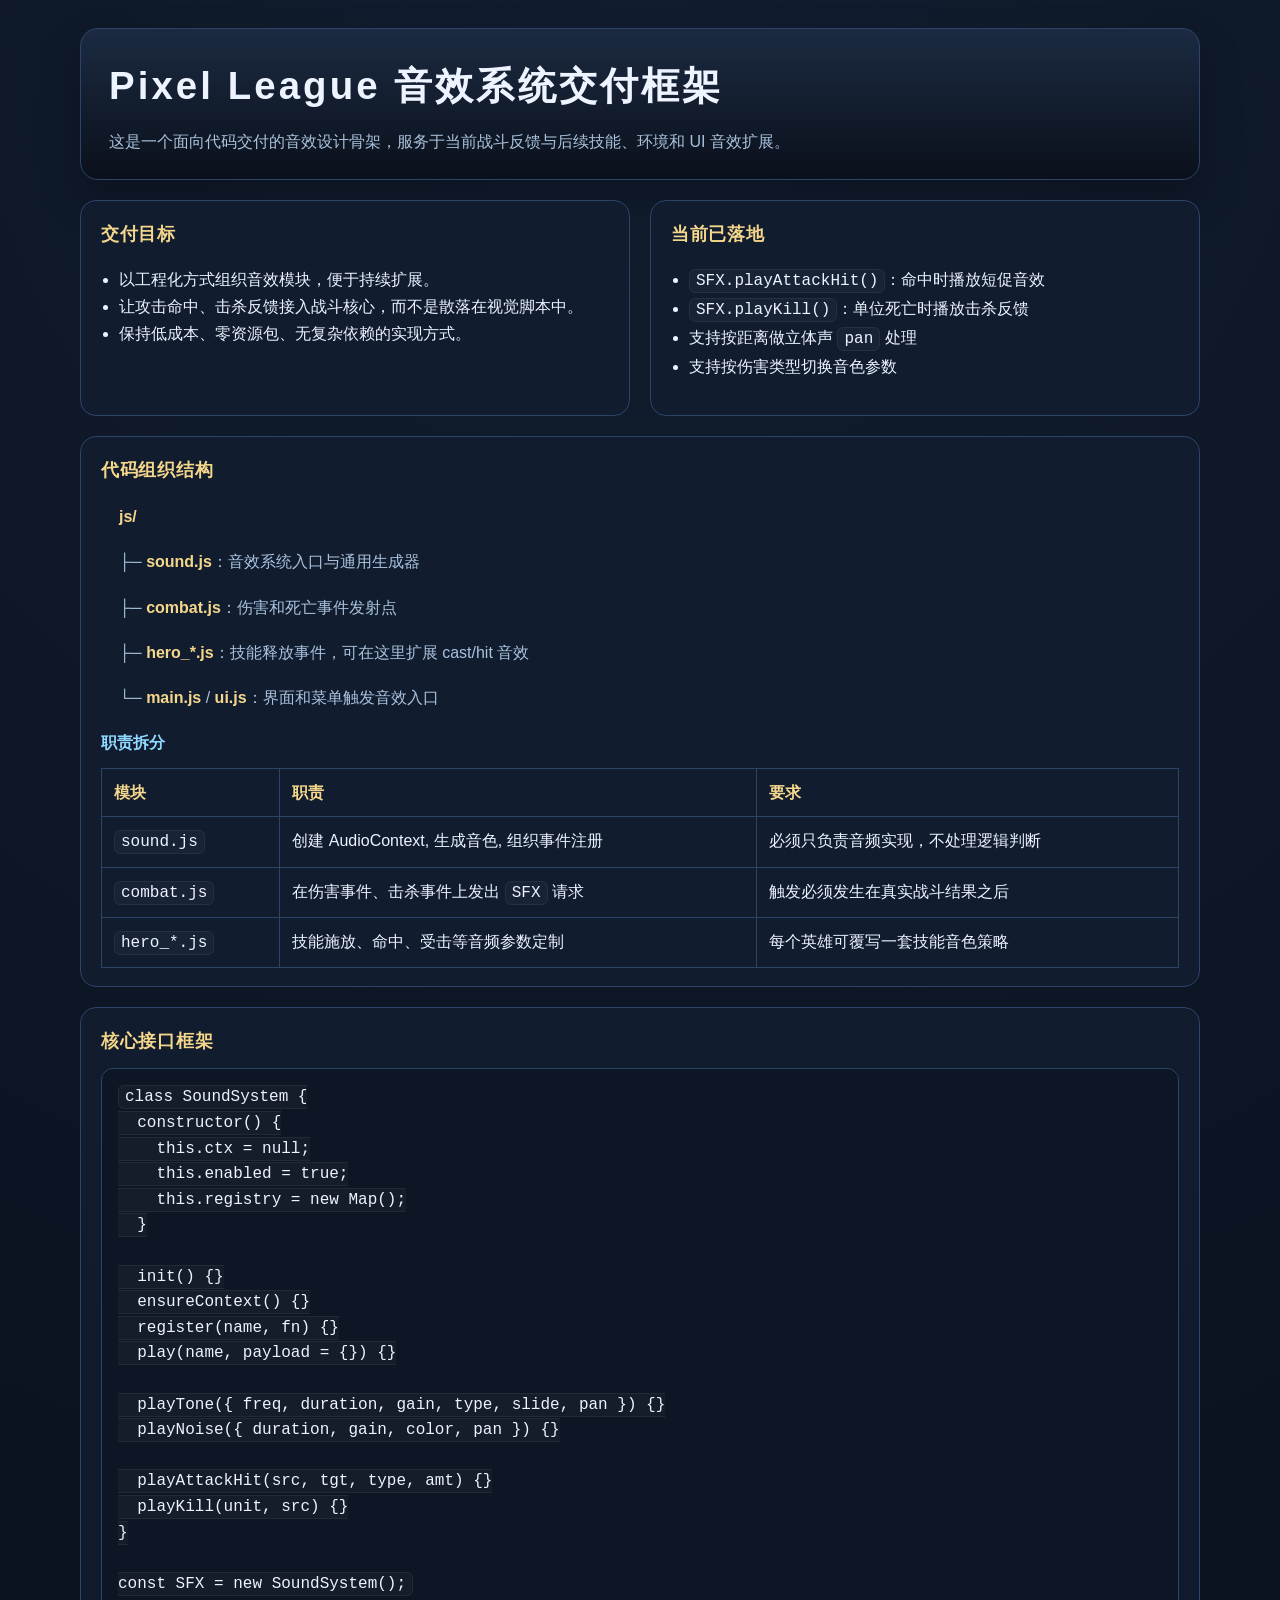
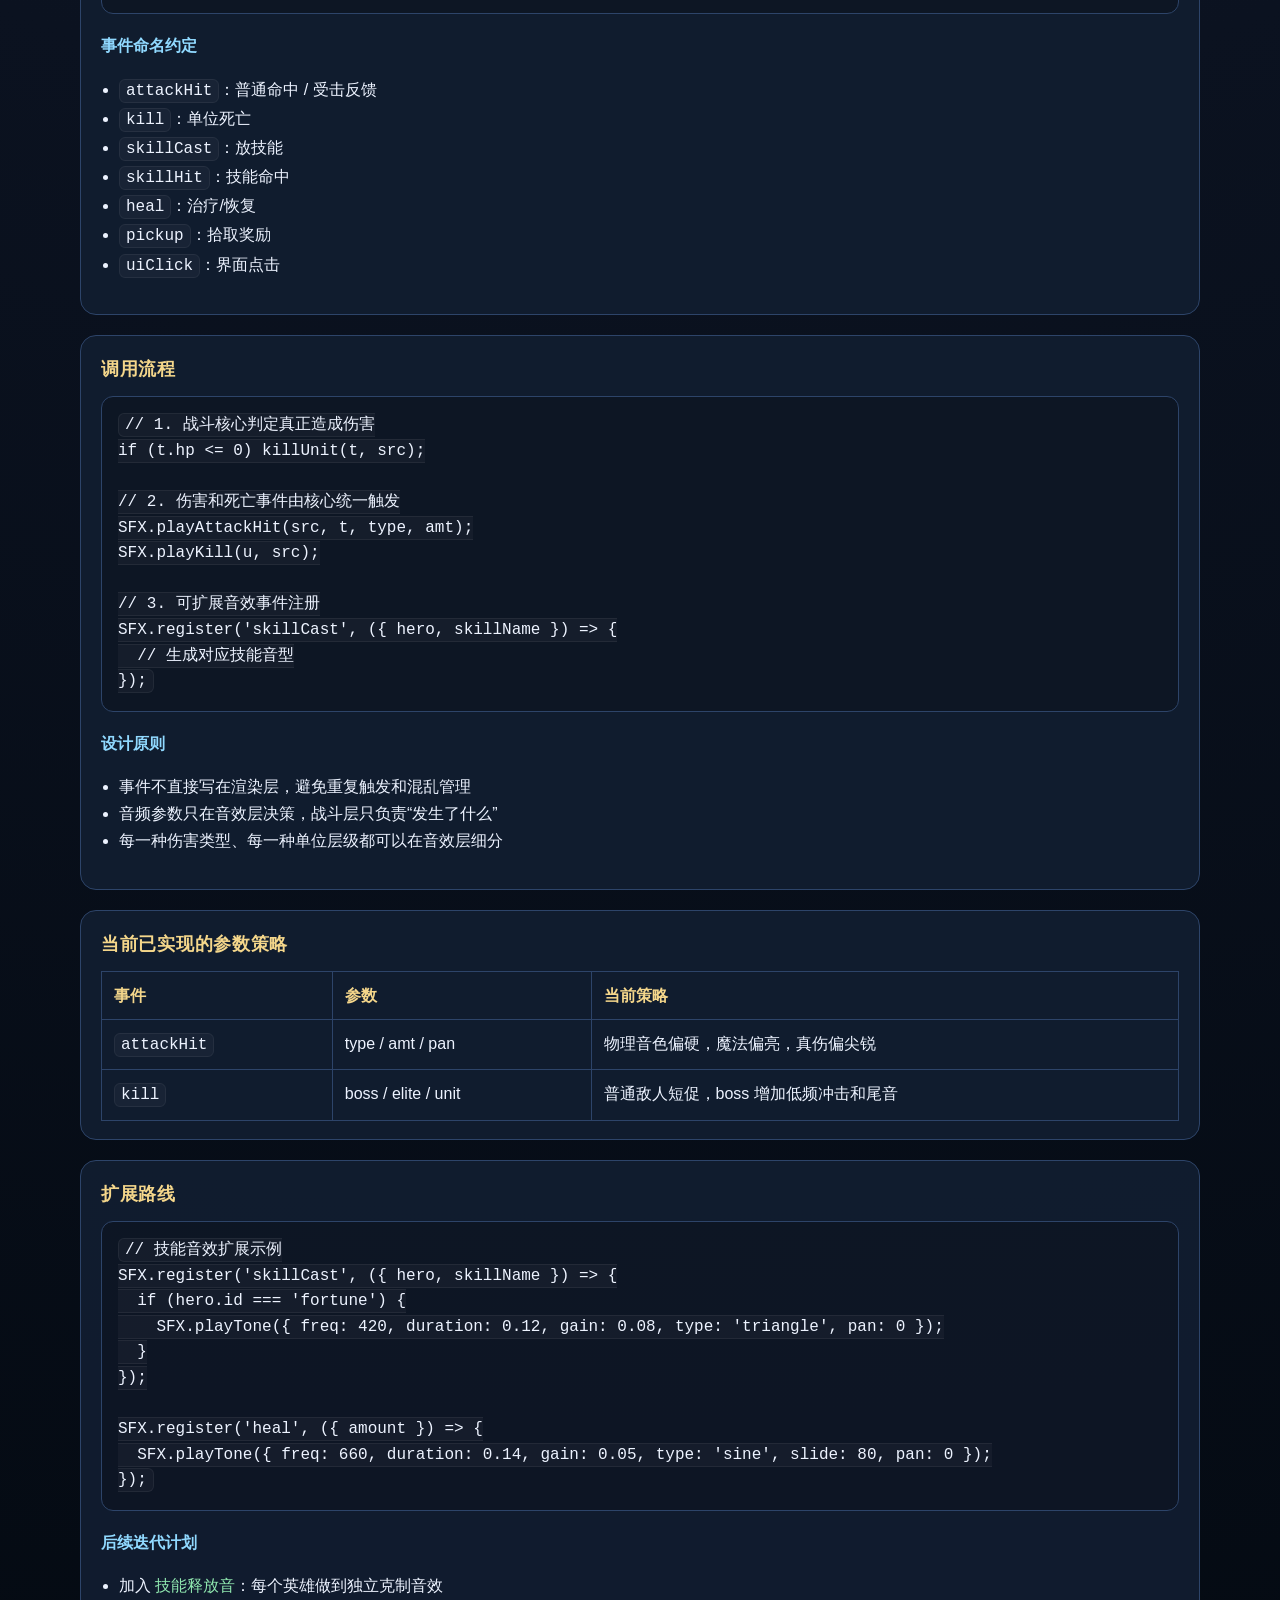
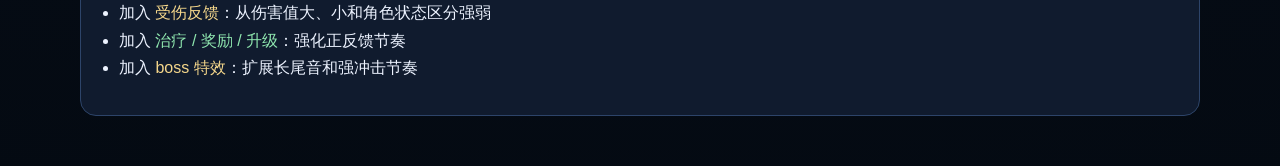
<file: soundeffect.html>
<!DOCTYPE html>
<html lang="zh-Hans">
<head>
  <meta charset="UTF-8">
  <meta name="viewport" content="width=device-width, initial-scale=1.0">
  <title>Pixel League Sound Effect Framework</title>
  <style>
    :root {
      --bg: #0b1220;
      --bg-2: #111d2f;
      --panel: rgba(17, 29, 47, 0.96);
      --panel-2: rgba(23, 37, 58, 0.92);
      --line: #2d4469;
      --text: #edf3ff;
      --muted: #aac2dd;
      --gold: #f5d78b;
      --cyan: #90d9ff;
      --green: #8fe7af;
      --red: #ff9a9a;
    }
    * { box-sizing: border-box; }
    html, body {
      margin: 0;
      font-family: "Segoe UI", Tahoma, sans-serif;
      background: radial-gradient(circle at top, var(--bg-2), var(--bg) 50%, #040a12 100%);
      color: var(--text);
      line-height: 1.7;
    }
    body { padding: 28px 18px 80px; }
    .wrap {
      max-width: 1120px;
      margin: 0 auto;
    }
    .header {
      border: 1px solid var(--line);
      background: linear-gradient(180deg, rgba(27, 43, 66, 0.96), rgba(10, 16, 26, 0.96));
      border-radius: 18px;
      padding: 24px 28px;
      box-shadow: 0 18px 40px rgba(0,0,0,0.25);
    }
    h1 {
      margin: 0 0 10px;
      letter-spacing: 0.08em;
      font-size: clamp(2rem, 3vw, 2.8rem);
    }
    .subtitle { margin: 0; color: var(--muted); }
    .grid {
      display: grid;
      grid-template-columns: repeat(auto-fit, minmax(280px, 1fr));
      gap: 20px;
      margin-top: 20px;
    }
    .card {
      background: var(--panel);
      border: 1px solid var(--line);
      border-radius: 16px;
      padding: 18px 20px;
    }
    h2 {
      margin: 0 0 10px;
      color: var(--gold);
      font-size: 1.12rem;
      letter-spacing: 0.04em;
    }
    h3 {
      margin: 18px 0 8px;
      color: var(--cyan);
      font-size: 1rem;
    }
    p, li, code, pre {
      color: var(--text);
    }
    code {
      background: rgba(255,255,255,0.03);
      border: 1px solid rgba(255,255,255,0.06);
      border-radius: 6px;
      padding: 2px 6px;
      font-family: Consolas, monospace;
    }
    pre {
      margin: 12px 0 0;
      padding: 16px;
      background: rgba(0,0,0,0.22);
      border: 1px solid var(--line);
      border-radius: 12px;
      overflow: auto;
      font-family: Consolas, monospace;
      line-height: 1.6;
      white-space: pre-wrap;
    }
    ul { padding-left: 18px; }
    .pill {
      display: inline-block;
      margin: 0 8px 8px 0;
      padding: 5px 9px;
      border-radius: 999px;
      border: 1px solid var(--line);
      background: rgba(144, 217, 255, 0.08);
      color: var(--cyan);
      font-size: 0.76rem;
    }
    .folder {
      margin-top: 18px;
      padding-left: 18px;
      color: var(--muted);
    }
    .folder strong { color: var(--gold); }
    .table {
      width: 100%;
      border-collapse: collapse;
      margin-top: 12px;
    }
    .table th, .table td {
      border: 1px solid var(--line);
      padding: 10px 12px;
      text-align: left;
      vertical-align: top;
    }
    .table th { color: var(--gold); }
    .ok { color: var(--green); }
    .warn { color: var(--gold); }
    .bad { color: var(--red); }
  </style>
</head>
<body>
  <div class="wrap">
    <header class="header">
      <h1>Pixel League 音效系统交付框架</h1>
      <p class="subtitle">这是一个面向代码交付的音效设计骨架，服务于当前战斗反馈与后续技能、环境和 UI 音效扩展。</p>
    </header>

    <section class="grid">
      <article class="card">
        <h2>交付目标</h2>
        <ul>
          <li>以工程化方式组织音效模块，便于持续扩展。</li>
          <li>让攻击命中、击杀反馈接入战斗核心，而不是散落在视觉脚本中。</li>
          <li>保持低成本、零资源包、无复杂依赖的实现方式。</li>
        </ul>
      </article>

      <article class="card">
        <h2>当前已落地</h2>
        <ul>
          <li><code>SFX.playAttackHit()</code>：命中时播放短促音效</li>
          <li><code>SFX.playKill()</code>：单位死亡时播放击杀反馈</li>
          <li>支持按距离做立体声 <code>pan</code> 处理</li>
          <li>支持按伤害类型切换音色参数</li>
        </ul>
      </article>
    </section>

    <section class="card" style="margin-top:20px;">
      <h2>代码组织结构</h2>
      <div class="folder"><strong>js/</strong></div>
      <div class="folder">├─ <strong>sound.js</strong>：音效系统入口与通用生成器</div>
      <div class="folder">├─ <strong>combat.js</strong>：伤害和死亡事件发射点</div>
      <div class="folder">├─ <strong>hero_*.js</strong>：技能释放事件，可在这里扩展 cast/hit 音效</div>
      <div class="folder">└─ <strong>main.js</strong> / <strong>ui.js</strong>：界面和菜单触发音效入口</div>

      <h3>职责拆分</h3>
      <table class="table">
        <tr><th>模块</th><th>职责</th><th>要求</th></tr>
        <tr>
          <td><code>sound.js</code></td>
          <td>创建 AudioContext, 生成音色, 组织事件注册</td>
          <td>必须只负责音频实现，不处理逻辑判断</td>
        </tr>
        <tr>
          <td><code>combat.js</code></td>
          <td>在伤害事件、击杀事件上发出 <code>SFX</code> 请求</td>
          <td>触发必须发生在真实战斗结果之后</td>
        </tr>
        <tr>
          <td><code>hero_*.js</code></td>
          <td>技能施放、命中、受击等音频参数定制</td>
          <td>每个英雄可覆写一套技能音色策略</td>
        </tr>
      </table>
    </section>

    <section class="card" style="margin-top:20px;">
      <h2>核心接口框架</h2>
      <pre><code>class SoundSystem {
  constructor() {
    this.ctx = null;
    this.enabled = true;
    this.registry = new Map();
  }

  init() {}
  ensureContext() {}
  register(name, fn) {}
  play(name, payload = {}) {}

  playTone({ freq, duration, gain, type, slide, pan }) {}
  playNoise({ duration, gain, color, pan }) {}

  playAttackHit(src, tgt, type, amt) {}
  playKill(unit, src) {}
}

const SFX = new SoundSystem();</code></pre>

      <h3>事件命名约定</h3>
      <ul>
        <li><code>attackHit</code>：普通命中 / 受击反馈</li>
        <li><code>kill</code>：单位死亡</li>
        <li><code>skillCast</code>：放技能</li>
        <li><code>skillHit</code>：技能命中</li>
        <li><code>heal</code>：治疗/恢复</li>
        <li><code>pickup</code>：拾取奖励</li>
        <li><code>uiClick</code>：界面点击</li>
      </ul>
    </section>

    <section class="card" style="margin-top:20px;">
      <h2>调用流程</h2>
      <pre><code>// 1. 战斗核心判定真正造成伤害
if (t.hp <= 0) killUnit(t, src);

// 2. 伤害和死亡事件由核心统一触发
SFX.playAttackHit(src, t, type, amt);
SFX.playKill(u, src);

// 3. 可扩展音效事件注册
SFX.register('skillCast', ({ hero, skillName }) => {
  // 生成对应技能音型
});</code></pre>

      <h3>设计原则</h3>
      <ul>
        <li>事件不直接写在渲染层，避免重复触发和混乱管理</li>
        <li>音频参数只在音效层决策，战斗层只负责“发生了什么”</li>
        <li>每一种伤害类型、每一种单位层级都可以在音效层细分</li>
      </ul>
    </section>

    <section class="card" style="margin-top:20px;">
      <h2>当前已实现的参数策略</h2>
      <table class="table">
        <tr><th>事件</th><th>参数</th><th>当前策略</th></tr>
        <tr>
          <td><code>attackHit</code></td>
          <td>type / amt / pan</td>
          <td>物理音色偏硬，魔法偏亮，真伤偏尖锐</td>
        </tr>
        <tr>
          <td><code>kill</code></td>
          <td>boss / elite / unit</td>
          <td>普通敌人短促，boss 增加低频冲击和尾音</td>
        </tr>
      </table>
    </section>

    <section class="card" style="margin-top:20px;">
      <h2>扩展路线</h2>
      <pre><code>// 技能音效扩展示例
SFX.register('skillCast', ({ hero, skillName }) => {
  if (hero.id === 'fortune') {
    SFX.playTone({ freq: 420, duration: 0.12, gain: 0.08, type: 'triangle', pan: 0 });
  }
});

SFX.register('heal', ({ amount }) => {
  SFX.playTone({ freq: 660, duration: 0.14, gain: 0.05, type: 'sine', slide: 80, pan: 0 });
});</code></pre>

      <h3>后续迭代计划</h3>
      <ul>
        <li>加入 <span class="ok">技能释放音</span>：每个英雄做到独立克制音效</li>
        <li>加入 <span class="warn">受伤反馈</span>：从伤害值大、小和角色状态区分强弱</li>
        <li>加入 <span class="ok">治疗 / 奖励 / 升级</span>：强化正反馈节奏</li>
        <li>加入 <span class="warn">boss 特效</span>：扩展长尾音和强冲击节奏</li>
      </ul>
    </section>
  </div>
</body>
</html>
</file>
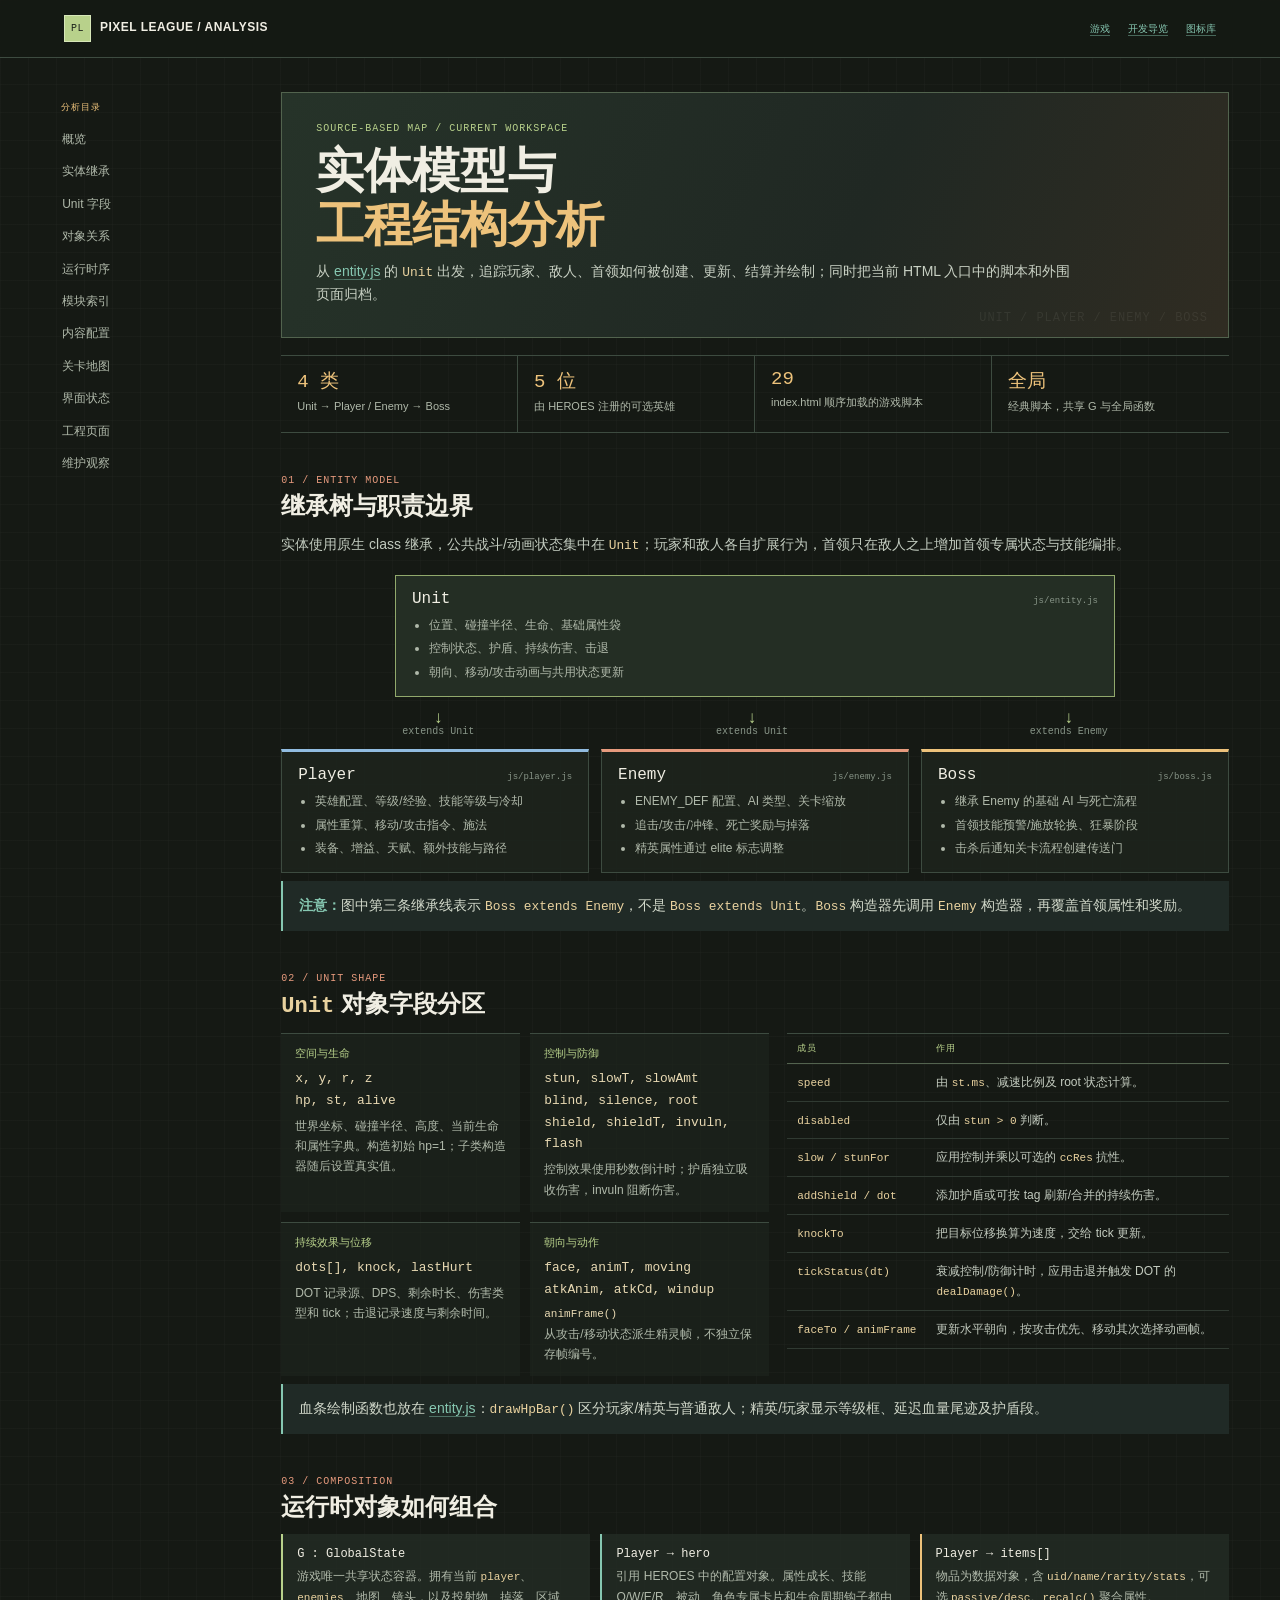
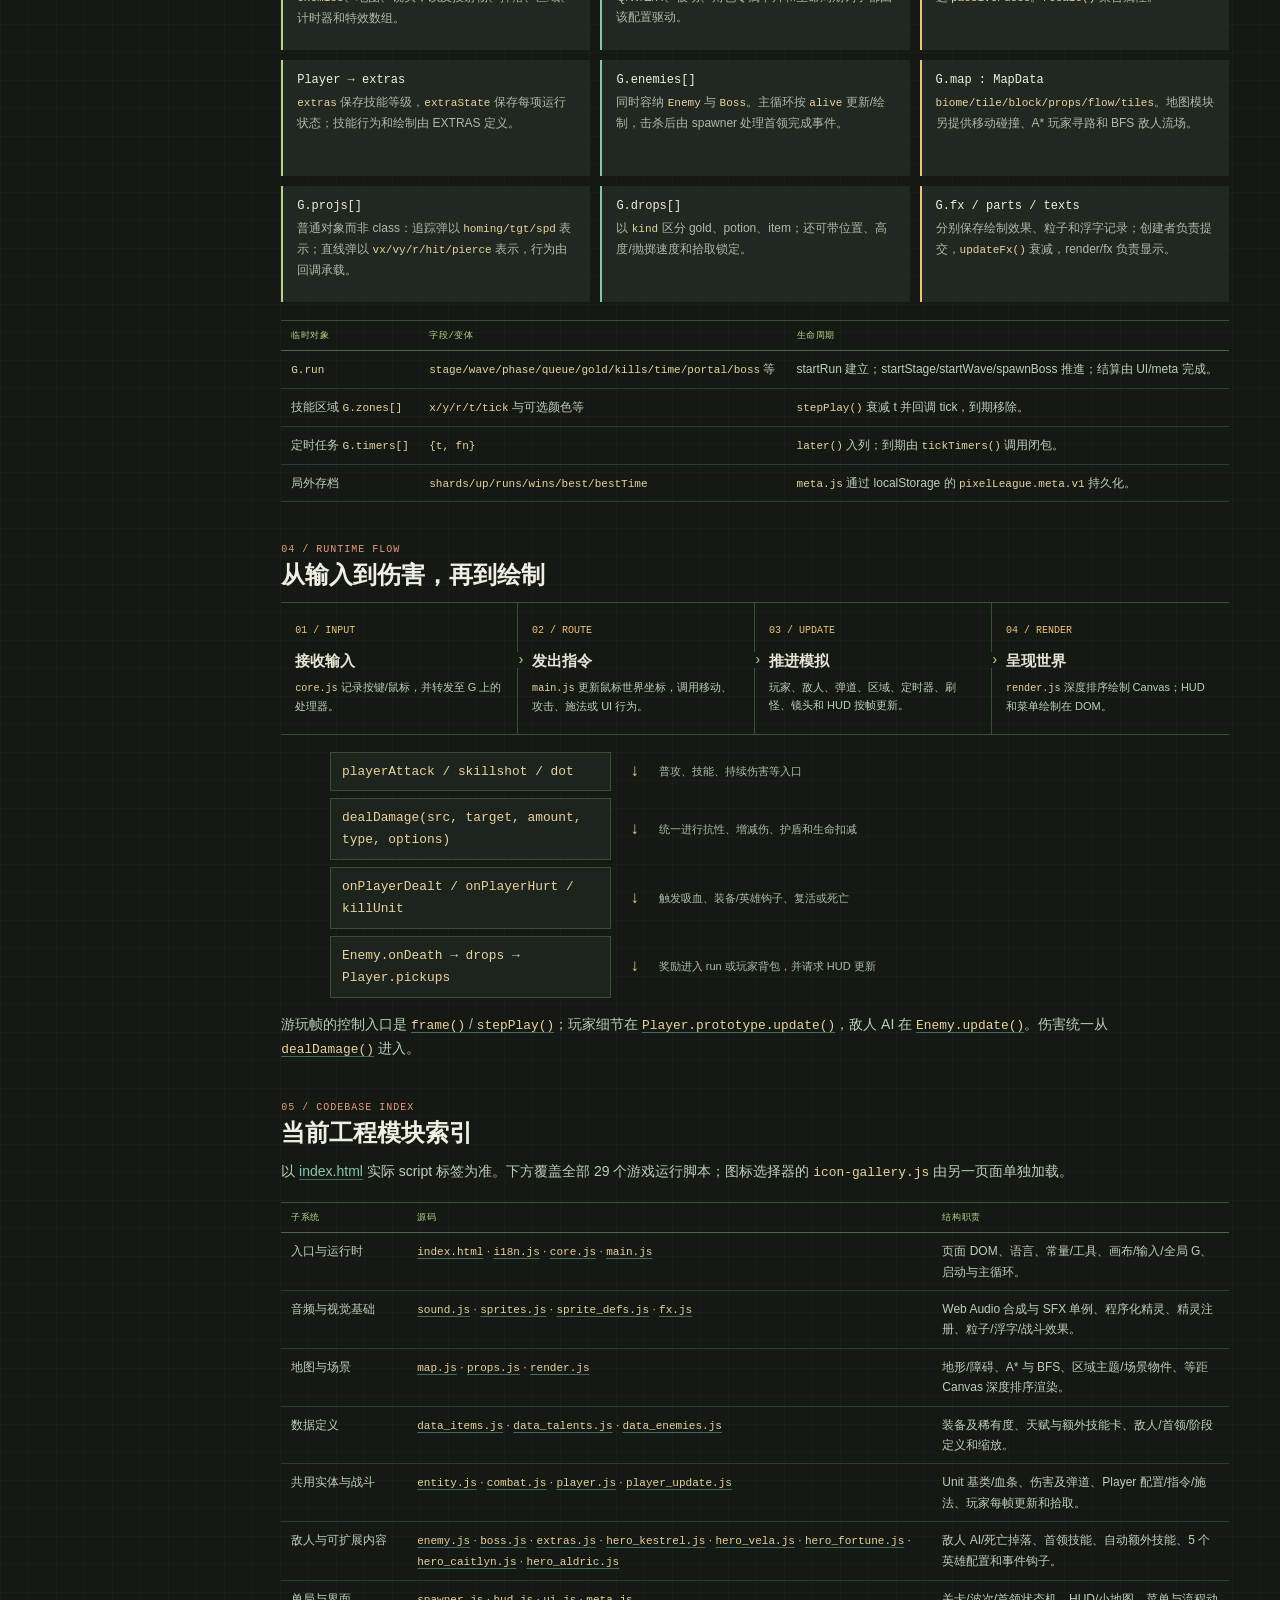
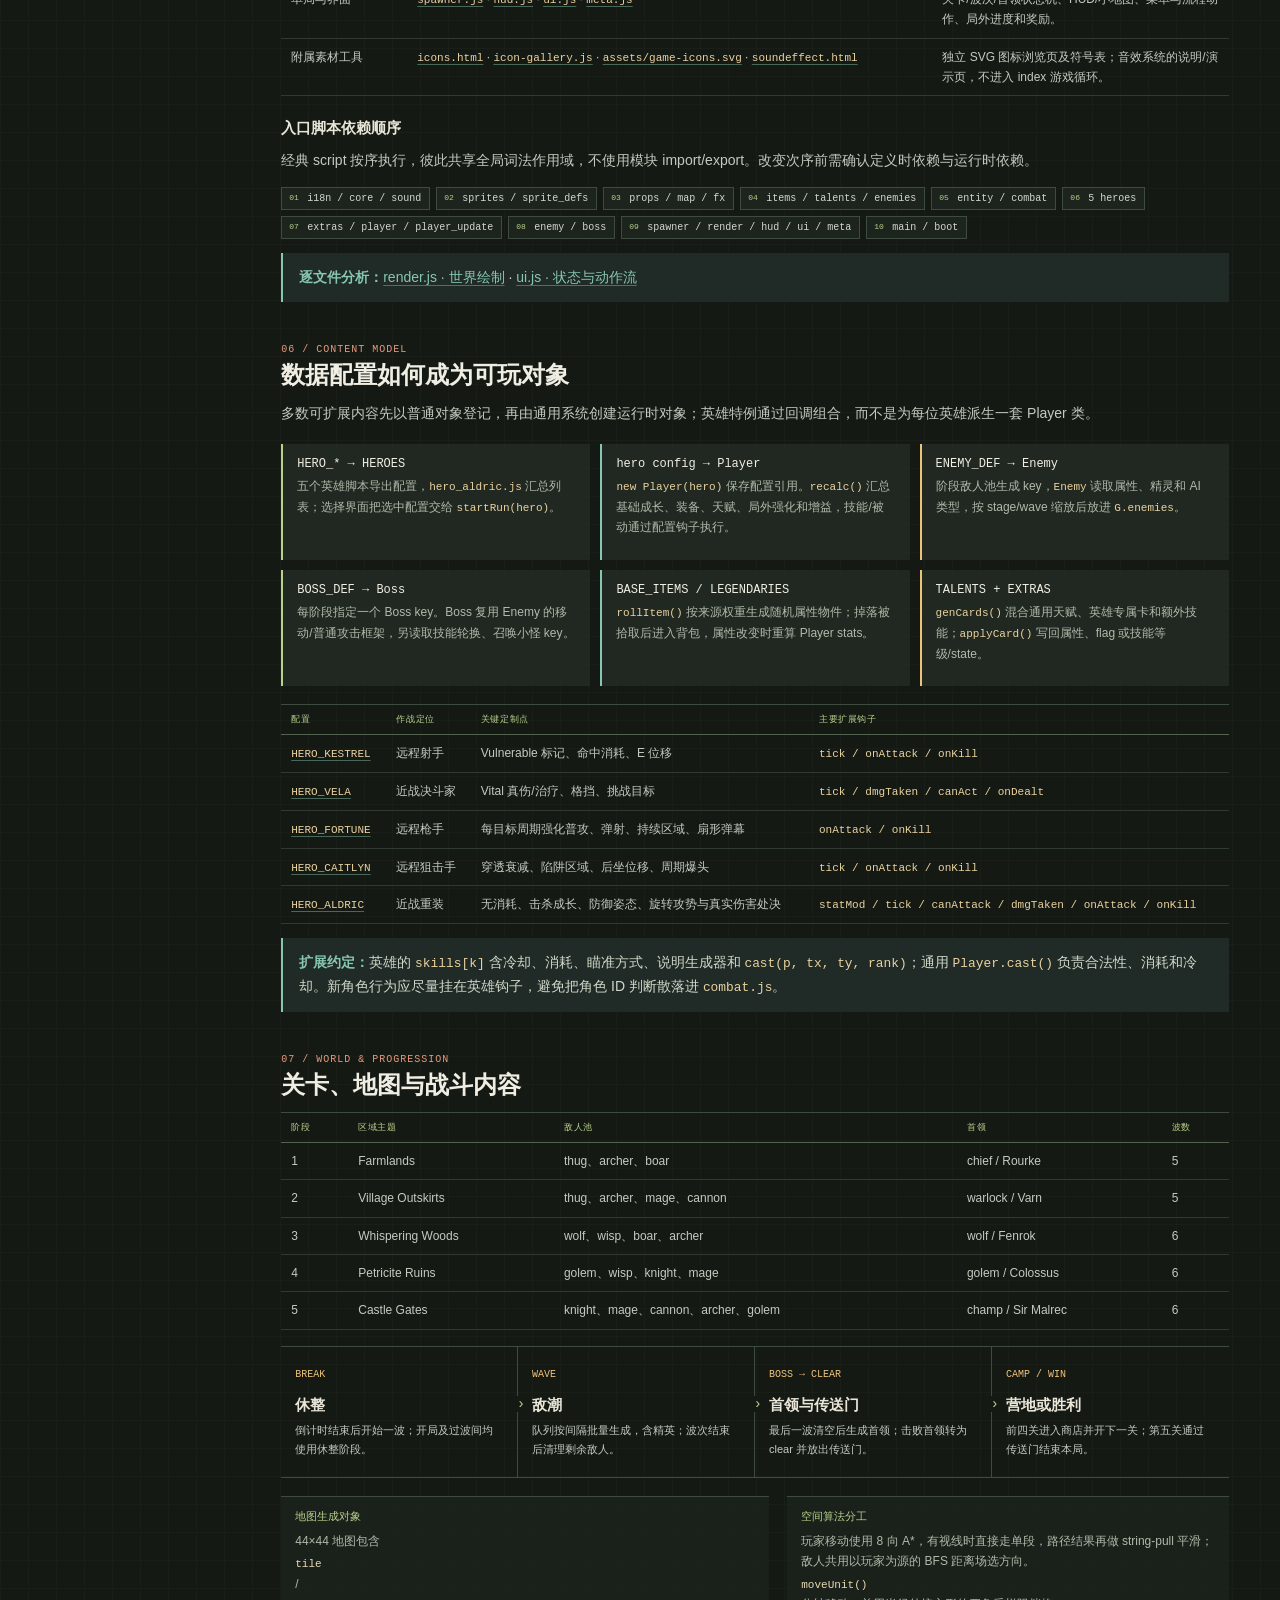
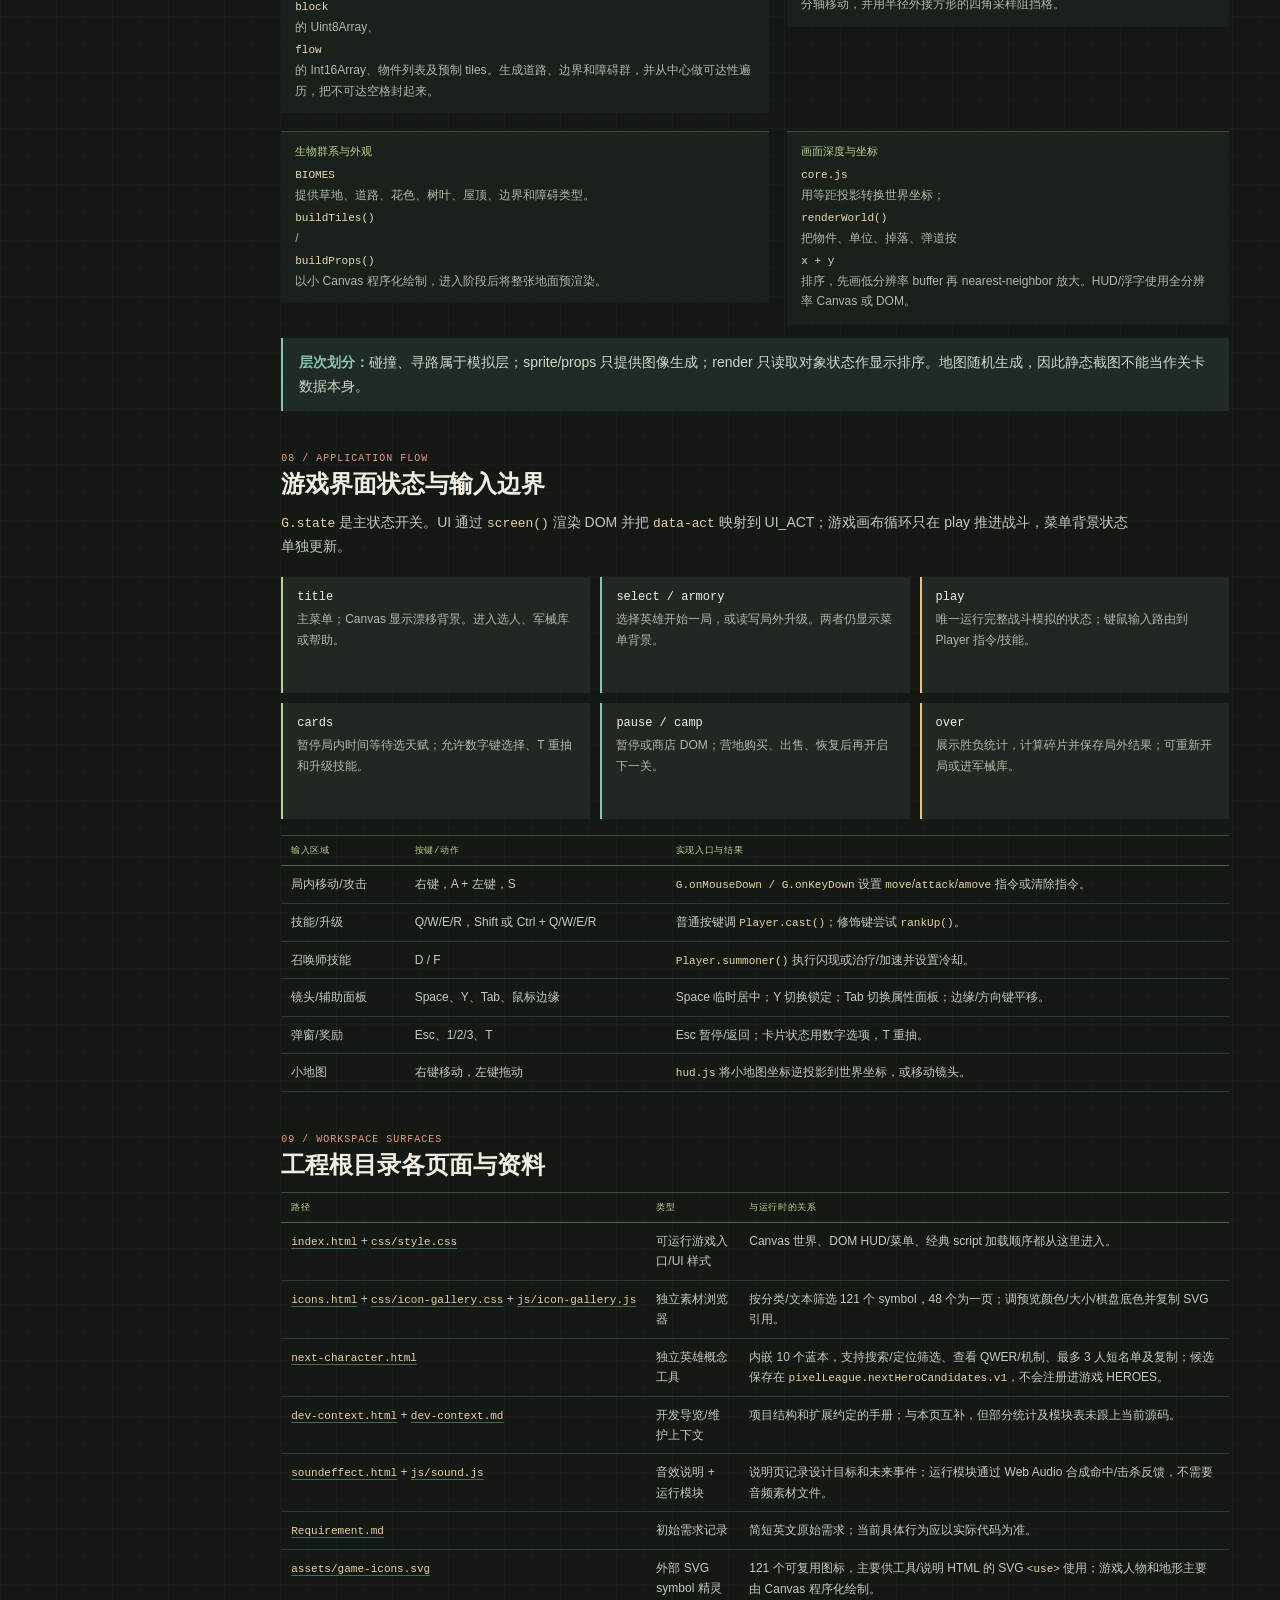
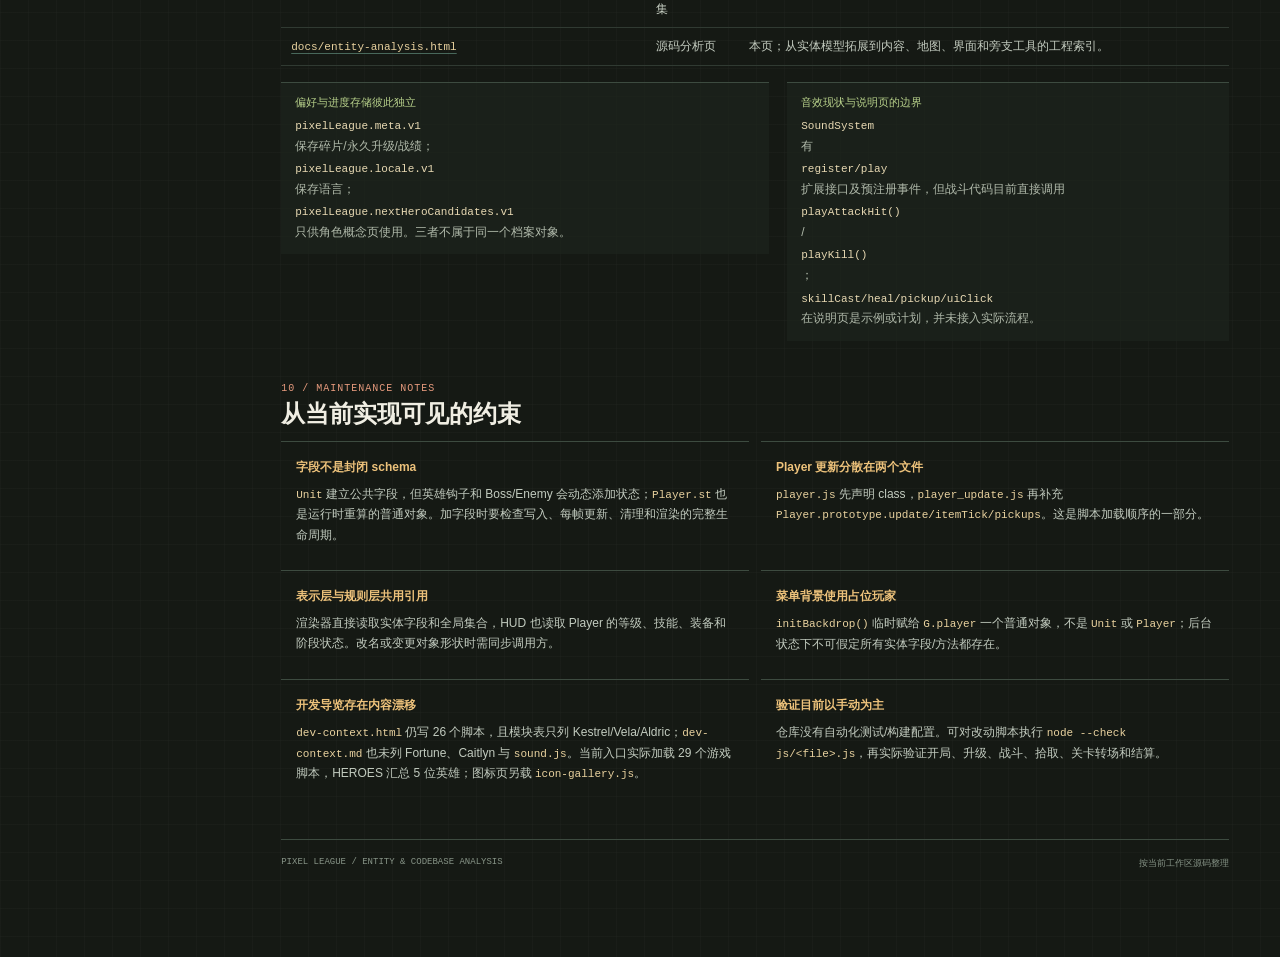
<file: docs/entity-analysis.html>
<!doctype html>
<html lang="zh-CN">
<head>
  <meta charset="utf-8">
  <meta name="viewport" content="width=device-width, initial-scale=1">
  <meta name="theme-color" content="#151914">
  <title>Pixel League | 实体与工程结构分析</title>
  <style>
    :root {
      color-scheme: dark;
      --bg: #151914;
      --panel: #1d241d;
      --panel-2: #232c25;
      --ink: #f0eee3;
      --muted: #b0b9aa;
      --faint: #879487;
      --line: #3d4b40;
      --green: #b8d18b;
      --teal: #86c7b1;
      --gold: #edc27b;
      --coral: #e69a7d;
      --blue: #91bce0;
      --mono: "Cascadia Code", Consolas, monospace;
      --sans: "Segoe UI", "Microsoft YaHei UI", sans-serif;
    }
    * { box-sizing: border-box; }
    html { scroll-behavior: smooth; scroll-padding-top: 78px; }
    body {
      margin: 0;
      min-width: 320px;
      color: var(--ink);
      background-color: var(--bg);
      background-image: linear-gradient(rgba(206, 226, 197, .025) 1px, transparent 1px), linear-gradient(90deg, rgba(206, 226, 197, .025) 1px, transparent 1px);
      background-size: 28px 28px;
      font: 14px/1.7 var(--sans);
    }
    a { color: var(--teal); text-decoration-color: rgba(134, 199, 177, .45); text-underline-offset: 3px; }
    a:hover { color: #c4ebdd; }
    code, pre, .mono { font-family: var(--mono); }
    code { color: #e9d29f; font-size: .92em; }
    .topbar {
      position: sticky; top: 0; z-index: 5; min-height: 58px; padding: 0 max(5vw, 18px);
      display: flex; align-items: center; justify-content: space-between; gap: 18px;
      border-bottom: 1px solid var(--line); background: rgba(21, 25, 20, .96); backdrop-filter: blur(10px);
    }
    .brand { color: var(--ink); text-decoration: none; font-size: 12px; font-weight: 700; letter-spacing: .04em; white-space: nowrap; }
    .brand b { display: inline-grid; width: 27px; height: 27px; margin-right: 9px; place-items: center; color: #1a2119; background: var(--green); border: 1px solid #d7e7b9; font: 10px var(--mono); }
    .top-links { display: flex; gap: 18px; font: 10px var(--mono); white-space: nowrap; }
    .frame { width: min(1260px, 92vw); margin: auto; display: grid; grid-template-columns: 188px minmax(0, 1fr); gap: 42px; }
    .toc { position: sticky; top: 76px; align-self: start; max-height: calc(100vh - 90px); overflow: auto; padding: 25px 0; }
    .toc strong { display: block; margin: 0 0 9px 10px; color: var(--gold); font: 9px var(--mono); letter-spacing: .1em; }
    .toc a { display: block; padding: 6px 10px; color: var(--muted); border-left: 1px solid transparent; text-decoration: none; font-size: 12px; }
    .toc a:hover { color: var(--ink); border-left-color: var(--green); }
    main { min-width: 0; padding: 34px 0 70px; }
    .hero { position: relative; overflow: hidden; padding: 30px 34px; border: 1px solid #52634e; background: linear-gradient(115deg, #263329, #202823 60%, #302c22); }
    .hero::after { content: "UNIT / PLAYER / ENEMY / BOSS"; position: absolute; right: 20px; bottom: 12px; color: rgba(224, 234, 218, .08); font: 12px var(--mono); letter-spacing: .08em; }
    .eyebrow, .kicker { margin: 0; color: var(--green); font: 10px var(--mono); letter-spacing: .1em; }
    h1 { max-width: 780px; margin: 10px 0 8px; font-size: clamp(30px, 5vw, 48px); font-weight: 650; line-height: 1.12; }
    h1 span { color: var(--gold); }
    .hero p:last-child { max-width: 760px; margin: 0; color: #c8d0c3; font-size: 14px; }
    .metrics { display: grid; grid-template-columns: repeat(4, 1fr); margin: 17px 0 42px; border-block: 1px solid var(--line); }
    .metric { min-height: 76px; padding: 12px 16px; border-right: 1px solid var(--line); }
    .metric:last-child { border: 0; }
    .metric b { display: block; color: var(--gold); font: 19px var(--mono); font-weight: 500; }
    .metric span { color: var(--muted); font-size: 11px; }
    section { margin: 42px 0; }
    .kicker { margin-bottom: 5px; color: var(--coral); }
    h2 { margin: 0 0 12px; font-size: 24px; font-weight: 600; letter-spacing: 0; line-height: 1.25; }
    h3 { margin: 0 0 7px; color: #e9e6d8; font-size: 15px; font-weight: 600; }
    p { margin: 8px 0; color: #c2cbbf; }
    .lede { max-width: 850px; margin: 0 0 18px; }
    .callout { padding: 13px 16px; color: #d1d8ca; background: #202a26; border-left: 2px solid var(--teal); }
    .callout strong { color: var(--teal); }
    .inheritance { display: grid; grid-template-columns: 1fr 1fr 1fr; gap: 12px; align-items: stretch; }
    .unit-root { grid-column: 1 / -1; max-width: 720px; width: 100%; margin: auto; }
    .object-node { min-width: 0; padding: 14px 16px; border: 1px solid var(--line); background: rgba(29, 36, 29, .88); }
    .object-node.unit { border-color: #91a96c; background: #242e24; }
    .object-node.player { border-top: 3px solid var(--blue); }
    .object-node.enemy { border-top: 3px solid var(--coral); }
    .object-node.boss { border-top: 3px solid var(--gold); }
    .node-head { display: flex; justify-content: space-between; align-items: baseline; gap: 8px; margin-bottom: 7px; }
    .node-head strong { font: 16px var(--mono); }
    .node-head small { color: var(--faint); font: 9px var(--mono); }
    .object-node ul { margin: 0; padding-left: 17px; color: var(--muted); font-size: 12px; }
    .object-node li + li { margin-top: 3px; }
    .extends { grid-column: 1 / -1; height: 28px; display: flex; justify-content: space-around; align-items: center; color: var(--faint); font: 10px var(--mono); }
    .extends span::before { content: "↓"; display: block; color: var(--green); text-align: center; font: 17px/1 var(--sans); }
    .two-col { display: grid; grid-template-columns: 1.05fr .95fr; gap: 18px; align-items: start; }
    .field-groups { display: grid; grid-template-columns: 1fr 1fr; gap: 10px; }
    .field-group { padding: 12px 14px; border-top: 1px solid var(--line); background: rgba(29, 36, 29, .7); }
    .field-group h3 { color: var(--green); font: 11px var(--mono); }
    .field-group p { margin: 4px 0 0; color: var(--muted); font-size: 12px; }
    .field-group code { display: block; margin-top: 4px; color: #e8d9b3; overflow-wrap: anywhere; }
    .table-wrap { overflow-x: auto; border-top: 1px solid var(--line); }
    table { width: 100%; border-collapse: collapse; text-align: left; }
    th { padding: 8px 10px; color: var(--green); border-bottom: 1px solid #53634f; font: 9px var(--mono); font-weight: 500; text-transform: uppercase; letter-spacing: .07em; }
    td { padding: 8px 10px; color: #c3cbbf; border-bottom: 1px solid #303a32; vertical-align: top; font-size: 12px; }
    td:first-child { white-space: nowrap; }
    .relmap { display: grid; grid-template-columns: repeat(3, minmax(0, 1fr)); gap: 10px; }
    .rel { min-height: 116px; padding: 13px 14px; border-left: 2px solid var(--green); background: rgba(35, 44, 37, .8); }
    .rel:nth-child(3n + 2) { border-color: var(--teal); }
    .rel:nth-child(3n) { border-color: var(--gold); }
    .rel b { display: block; margin-bottom: 5px; color: var(--ink); font: 12px var(--mono); }
    .rel p { margin: 0; color: var(--muted); font-size: 12px; }
    .sequence { display: grid; grid-template-columns: repeat(4, minmax(0, 1fr)); border-block: 1px solid var(--line); }
    .step { position: relative; min-height: 130px; padding: 14px 14px 18px; border-right: 1px solid var(--line); }
    .step:last-child { border: 0; }
    .step .num { color: var(--gold); font: 10px var(--mono); }
    .step h3 { margin: 7px 0 4px; }
    .step p { margin: 0; font-size: 11px; }
    .sequence-arrow { position: absolute; top: 49px; right: -8px; z-index: 1; color: var(--green); background: var(--bg); font: 14px var(--mono); }
    .codeflow { display: grid; grid-template-columns: 1fr; gap: 7px; max-width: 850px; margin: 17px auto 0; }
    .flow-row { display: grid; grid-template-columns: minmax(120px, .7fr) 28px minmax(0, 1.3fr); align-items: center; gap: 10px; }
    .flow-row code { display: block; padding: 8px 11px; border: 1px solid var(--line); background: var(--panel); }
    .flow-row span { color: var(--gold); text-align: center; font: 17px var(--mono); }
    .flow-row small { color: var(--muted); font-size: 11px; }
    .load-order { display: flex; flex-wrap: wrap; gap: 6px; margin: 14px 0 0; padding: 0; list-style: none; counter-reset: load; }
    .load-order li { position: relative; padding: 5px 8px 5px 25px; color: #d4d8cf; border: 1px solid var(--line); background: var(--panel); font: 10px var(--mono); counter-increment: load; }
    .load-order li::before { content: counter(load, decimal-leading-zero); position: absolute; left: 7px; color: var(--green); font-size: 8px; }
    .module-table td:first-child { min-width: 126px; white-space: normal; }
    .module-table td:nth-child(2) { min-width: 250px; }
    .module-table code { white-space: nowrap; }
    .notes { display: grid; grid-template-columns: 1fr 1fr; gap: 12px; }
    .note { padding: 13px 15px; border-top: 1px solid var(--line); }
    .note b { color: var(--gold); font-size: 12px; }
    .note p { margin: 5px 0 0; font-size: 12px; }
    footer { display: flex; justify-content: space-between; gap: 12px; padding: 17px 0; color: var(--faint); border-top: 1px solid var(--line); font: 9px var(--mono); }
    @media (max-width: 900px) {
      .frame { grid-template-columns: 1fr; gap: 0; }
      .toc { position: relative; top: auto; display: flex; gap: 3px; max-height: none; overflow-x: auto; padding: 12px 0 0; white-space: nowrap; }
      .toc strong { display: none; }
      .toc a { padding: 5px 8px; border: 1px solid var(--line); font-size: 11px; }
      main { padding-top: 20px; }
    }
    @media (max-width: 650px) {
      .topbar { min-height: 52px; padding-inline: 4vw; }
      .brand { font-size: 9px; }
      .top-links { flex: none; gap: 8px; font-size: 9px; }
      .frame { width: 92vw; }
      .hero { padding: 22px 19px; }
      .hero::after { font-size: 9px; }
      .metrics { grid-template-columns: 1fr 1fr; }
      .metric:nth-child(2) { border-right: 0; }
      .metric:nth-child(-n + 2) { border-bottom: 1px solid var(--line); }
      .inheritance { grid-template-columns: 1fr; }
      .unit-root, .extends { grid-column: auto; }
      .extends { height: auto; justify-content: center; flex-wrap: wrap; gap: 4px 12px; padding: 5px 0; }
      .extends span { display: inline-flex; align-items: center; gap: 4px; }
      .extends span::before { content: "↓"; display: inline; }
      .extends span:nth-child(1)::after { content: " → Player"; color: var(--blue); }
      .extends span:nth-child(2)::after { content: " → Enemy"; color: var(--coral); }
      .extends span:nth-child(3)::after { content: " → Boss"; color: var(--gold); }
      .field-groups, .two-col, .relmap, .notes { grid-template-columns: 1fr; }
      .sequence { grid-template-columns: 1fr 1fr; }
      .step:nth-child(2) { border-right: 0; }
      .step:nth-child(-n + 2) { border-bottom: 1px solid var(--line); }
      .sequence-arrow { display: none; }
      .flow-row { grid-template-columns: 1fr 20px; }
      .flow-row small { grid-column: 1 / -1; padding: 0 10px 6px; }
      footer { flex-direction: column; }
    }
    @media (prefers-reduced-motion: reduce) { html { scroll-behavior: auto; } }
  </style>
</head>
<body>
  <header class="topbar">
    <a class="brand" href="../index.html"><b>PL</b>PIXEL LEAGUE / ANALYSIS</a>
    <nav class="top-links" aria-label="相关页面"><a href="../index.html">游戏</a><a href="../dev-context.html">开发导览</a><a href="../icons.html">图标库</a></nav>
  </header>
  <div class="frame">
    <nav class="toc" aria-label="页面目录">
      <strong>分析目录</strong>
      <a href="#overview">概览</a><a href="#inheritance">实体继承</a><a href="#unit">Unit 字段</a><a href="#relations">对象关系</a>
      <a href="#flows">运行时序</a><a href="#modules">模块索引</a><a href="#content-model">内容配置</a>
      <a href="#stages">关卡地图</a><a href="#app-states">界面状态</a><a href="#surfaces">工程页面</a><a href="#maintenance">维护观察</a>
    </nav>
    <main>
      <header class="hero" id="overview">
        <p class="eyebrow">SOURCE-BASED MAP / CURRENT WORKSPACE</p>
        <h1>实体模型与<br><span>工程结构分析</span></h1>
        <p>从 <a href="../js/entity.js">entity.js</a> 的 <code>Unit</code> 出发，追踪玩家、敌人、首领如何被创建、更新、结算并绘制；同时把当前 HTML 入口中的脚本和外围页面归档。</p>
      </header>
      <div class="metrics" aria-label="源码概况">
        <div class="metric"><b>4 类</b><span>Unit → Player / Enemy → Boss</span></div>
        <div class="metric"><b>5 位</b><span>由 HEROES 注册的可选英雄</span></div>
        <div class="metric"><b>29</b><span>index.html 顺序加载的游戏脚本</span></div>
        <div class="metric"><b>全局</b><span>经典脚本，共享 G 与全局函数</span></div>
      </div>

      <section id="inheritance">
        <p class="kicker">01 / ENTITY MODEL</p>
        <h2>继承树与职责边界</h2>
        <p class="lede">实体使用原生 class 继承，公共战斗/动画状态集中在 <code>Unit</code>；玩家和敌人各自扩展行为，首领只在敌人之上增加首领专属状态与技能编排。</p>
        <div class="inheritance" aria-label="实体类继承关系">
          <article class="object-node unit unit-root">
            <div class="node-head"><strong>Unit</strong><small>js/entity.js</small></div>
            <ul><li>位置、碰撞半径、生命、基础属性袋</li><li>控制状态、护盾、持续伤害、击退</li><li>朝向、移动/攻击动画与共用状态更新</li></ul>
          </article>
          <div class="extends"><span>extends Unit</span><span>extends Unit</span><span>extends Enemy</span></div>
          <article class="object-node player">
            <div class="node-head"><strong>Player</strong><small>js/player.js</small></div>
            <ul><li>英雄配置、等级/经验、技能等级与冷却</li><li>属性重算、移动/攻击指令、施法</li><li>装备、增益、天赋、额外技能与路径</li></ul>
          </article>
          <article class="object-node enemy">
            <div class="node-head"><strong>Enemy</strong><small>js/enemy.js</small></div>
            <ul><li>ENEMY_DEF 配置、AI 类型、关卡缩放</li><li>追击/攻击/冲锋、死亡奖励与掉落</li><li>精英属性通过 elite 标志调整</li></ul>
          </article>
          <article class="object-node boss">
            <div class="node-head"><strong>Boss</strong><small>js/boss.js</small></div>
            <ul><li>继承 Enemy 的基础 AI 与死亡流程</li><li>首领技能预警/施放轮换、狂暴阶段</li><li>击杀后通知关卡流程创建传送门</li></ul>
          </article>
        </div>
        <p class="callout"><strong>注意：</strong>图中第三条继承线表示 <code>Boss extends Enemy</code>，不是 <code>Boss extends Unit</code>。<code>Boss</code> 构造器先调用 <code>Enemy</code> 构造器，再覆盖首领属性和奖励。</p>
      </section>

      <section id="unit">
        <p class="kicker">02 / UNIT SHAPE</p>
        <h2><code>Unit</code> 对象字段分区</h2>
        <div class="two-col">
          <div class="field-groups">
            <div class="field-group"><h3>空间与生命</h3><code>x, y, r, z<br>hp, st, alive</code><p>世界坐标、碰撞半径、高度、当前生命和属性字典。构造初始 hp=1；子类构造器随后设置真实值。</p></div>
            <div class="field-group"><h3>控制与防御</h3><code>stun, slowT, slowAmt<br>blind, silence, root<br>shield, shieldT, invuln, flash</code><p>控制效果使用秒数倒计时；护盾独立吸收伤害，invuln 阻断伤害。</p></div>
            <div class="field-group"><h3>持续效果与位移</h3><code>dots[], knock, lastHurt</code><p>DOT 记录源、DPS、剩余时长、伤害类型和 tick；击退记录速度与剩余时间。</p></div>
            <div class="field-group"><h3>朝向与动作</h3><code>face, animT, moving<br>atkAnim, atkCd, windup</code><p><code>animFrame()</code> 从攻击/移动状态派生精灵帧，不独立保存帧编号。</p></div>
          </div>
          <div class="table-wrap">
            <table>
              <thead><tr><th>成员</th><th>作用</th></tr></thead>
              <tbody>
                <tr><td><code>speed</code></td><td>由 <code>st.ms</code>、减速比例及 root 状态计算。</td></tr>
                <tr><td><code>disabled</code></td><td>仅由 <code>stun &gt; 0</code> 判断。</td></tr>
                <tr><td><code>slow / stunFor</code></td><td>应用控制并乘以可选的 <code>ccRes</code> 抗性。</td></tr>
                <tr><td><code>addShield / dot</code></td><td>添加护盾或可按 tag 刷新/合并的持续伤害。</td></tr>
                <tr><td><code>knockTo</code></td><td>把目标位移换算为速度，交给 tick 更新。</td></tr>
                <tr><td><code>tickStatus(dt)</code></td><td>衰减控制/防御计时，应用击退并触发 DOT 的 <code>dealDamage()</code>。</td></tr>
                <tr><td><code>faceTo / animFrame</code></td><td>更新水平朝向，按攻击优先、移动其次选择动画帧。</td></tr>
              </tbody>
            </table>
          </div>
        </div>
        <p class="callout">血条绘制函数也放在 <a href="../js/entity.js">entity.js</a>：<code>drawHpBar()</code> 区分玩家/精英与普通敌人；精英/玩家显示等级框、延迟血量尾迹及护盾段。</p>
      </section>

      <section id="relations">
        <p class="kicker">03 / COMPOSITION</p>
        <h2>运行时对象如何组合</h2>
        <div class="relmap">
          <article class="rel"><b>G : GlobalState</b><p>游戏唯一共享状态容器。拥有当前 <code>player</code>、<code>enemies</code>、地图、镜头，以及投射物、掉落、区域、计时器和特效数组。</p></article>
          <article class="rel"><b>Player → hero</b><p>引用 HEROES 中的配置对象。属性成长、技能 Q/W/E/R、被动、角色专属卡片和生命周期钩子都由该配置驱动。</p></article>
          <article class="rel"><b>Player → items[]</b><p>物品为数据对象，含 <code>uid/name/rarity/stats</code>，可选 <code>passive/desc</code>。<code>recalc()</code> 聚合属性。</p></article>
          <article class="rel"><b>Player → extras</b><p><code>extras</code> 保存技能等级，<code>extraState</code> 保存每项运行状态；技能行为和绘制由 EXTRAS 定义。</p></article>
          <article class="rel"><b>G.enemies[]</b><p>同时容纳 <code>Enemy</code> 与 <code>Boss</code>。主循环按 <code>alive</code> 更新/绘制，击杀后由 spawner 处理首领完成事件。</p></article>
          <article class="rel"><b>G.map : MapData</b><p><code>biome/tile/block/props/flow/tiles</code>。地图模块另提供移动碰撞、A* 玩家寻路和 BFS 敌人流场。</p></article>
          <article class="rel"><b>G.projs[]</b><p>普通对象而非 class：追踪弹以 <code>homing/tgt/spd</code> 表示；直线弹以 <code>vx/vy/r/hit/pierce</code> 表示，行为由回调承载。</p></article>
          <article class="rel"><b>G.drops[]</b><p>以 <code>kind</code> 区分 gold、potion、item；还可带位置、高度/抛掷速度和拾取锁定。</p></article>
          <article class="rel"><b>G.fx / parts / texts</b><p>分别保存绘制效果、粒子和浮字记录；创建者负责提交，<code>updateFx()</code> 衰减，render/fx 负责显示。</p></article>
        </div>
        <div class="table-wrap" style="margin-top:18px">
          <table>
            <thead><tr><th>临时对象</th><th>字段/变体</th><th>生命周期</th></tr></thead>
            <tbody>
              <tr><td><code>G.run</code></td><td><code>stage/wave/phase/queue/gold/kills/time/portal/boss</code> 等</td><td>startRun 建立；startStage/startWave/spawnBoss 推進；结算由 UI/meta 完成。</td></tr>
              <tr><td>技能区域 <code>G.zones[]</code></td><td><code>x/y/r/t/tick</code> 与可选颜色等</td><td><code>stepPlay()</code> 衰减 t 并回调 tick，到期移除。</td></tr>
              <tr><td>定时任务 <code>G.timers[]</code></td><td><code>{t, fn}</code></td><td><code>later()</code> 入列；到期由 <code>tickTimers()</code> 调用闭包。</td></tr>
              <tr><td>局外存档</td><td><code>shards/up/runs/wins/best/bestTime</code></td><td><code>meta.js</code> 通过 localStorage 的 <code>pixelLeague.meta.v1</code> 持久化。</td></tr>
            </tbody>
          </table>
        </div>
      </section>

      <section id="flows">
        <p class="kicker">04 / RUNTIME FLOW</p>
        <h2>从输入到伤害，再到绘制</h2>
        <div class="sequence" aria-label="局内主循环">
          <article class="step"><span class="num">01 / INPUT</span><span class="sequence-arrow">›</span><h3>接收输入</h3><p><code>core.js</code> 记录按键/鼠标，并转发至 G 上的处理器。</p></article>
          <article class="step"><span class="num">02 / ROUTE</span><span class="sequence-arrow">›</span><h3>发出指令</h3><p><code>main.js</code> 更新鼠标世界坐标，调用移动、攻击、施法或 UI 行为。</p></article>
          <article class="step"><span class="num">03 / UPDATE</span><span class="sequence-arrow">›</span><h3>推进模拟</h3><p>玩家、敌人、弹道、区域、定时器、刷怪、镜头和 HUD 按帧更新。</p></article>
          <article class="step"><span class="num">04 / RENDER</span><h3>呈现世界</h3><p><code>render.js</code> 深度排序绘制 Canvas；HUD 和菜单绘制在 DOM。</p></article>
        </div>
        <div class="codeflow" aria-label="伤害与死亡流程">
          <div class="flow-row"><code>playerAttack / skillshot / dot</code><span>↓</span><small>普攻、技能、持续伤害等入口</small></div>
          <div class="flow-row"><code>dealDamage(src, target, amount, type, options)</code><span>↓</span><small>统一进行抗性、增减伤、护盾和生命扣减</small></div>
          <div class="flow-row"><code>onPlayerDealt / onPlayerHurt / killUnit</code><span>↓</span><small>触发吸血、装备/英雄钩子、复活或死亡</small></div>
          <div class="flow-row"><code>Enemy.onDeath → drops → Player.pickups</code><span>↓</span><small>奖励进入 run 或玩家背包，并请求 HUD 更新</small></div>
        </div>
        <p class="lede" style="margin-top:15px">游玩帧的控制入口是 <a href="../js/main.js"><code>frame()</code> / <code>stepPlay()</code></a>；玩家细节在 <a href="../js/player_update.js"><code>Player.prototype.update()</code></a>，敌人 AI 在 <a href="../js/enemy.js"><code>Enemy.update()</code></a>。伤害统一从 <a href="../js/combat.js"><code>dealDamage()</code></a> 进入。</p>
      </section>

      <section id="modules">
        <p class="kicker">05 / CODEBASE INDEX</p>
        <h2>当前工程模块索引</h2>
        <p class="lede">以 <a href="../index.html">index.html</a> 实际 script 标签为准。下方覆盖全部 29 个游戏运行脚本；图标选择器的 <code>icon-gallery.js</code> 由另一页面单独加载。</p>
        <div class="table-wrap module-table">
          <table>
            <thead><tr><th>子系统</th><th>源码</th><th>结构职责</th></tr></thead>
            <tbody>
              <tr><td>入口与运行时</td><td><a href="../index.html"><code>index.html</code></a> · <a href="../js/i18n.js"><code>i18n.js</code></a> · <a href="../js/core.js"><code>core.js</code></a> · <a href="../js/main.js"><code>main.js</code></a></td><td>页面 DOM、语言、常量/工具、画布/输入/全局 G、启动与主循环。</td></tr>
              <tr><td>音频与视觉基础</td><td><a href="../js/sound.js"><code>sound.js</code></a> · <a href="../js/sprites.js"><code>sprites.js</code></a> · <a href="../js/sprite_defs.js"><code>sprite_defs.js</code></a> · <a href="../js/fx.js"><code>fx.js</code></a></td><td>Web Audio 合成与 SFX 单例、程序化精灵、精灵注册、粒子/浮字/战斗效果。</td></tr>
              <tr><td>地图与场景</td><td><a href="../js/map.js"><code>map.js</code></a> · <a href="../js/props.js"><code>props.js</code></a> · <a href="../js/render.js"><code>render.js</code></a></td><td>地形/障碍、A* 与 BFS、区域主题/场景物件、等距 Canvas 深度排序渲染。</td></tr>
              <tr><td>数据定义</td><td><a href="../js/data_items.js"><code>data_items.js</code></a> · <a href="../js/data_talents.js"><code>data_talents.js</code></a> · <a href="../js/data_enemies.js"><code>data_enemies.js</code></a></td><td>装备及稀有度、天赋与额外技能卡、敌人/首领/阶段定义和缩放。</td></tr>
              <tr><td>共用实体与战斗</td><td><a href="../js/entity.js"><code>entity.js</code></a> · <a href="../js/combat.js"><code>combat.js</code></a> · <a href="../js/player.js"><code>player.js</code></a> · <a href="../js/player_update.js"><code>player_update.js</code></a></td><td>Unit 基类/血条、伤害及弹道、Player 配置/指令/施法、玩家每帧更新和拾取。</td></tr>
              <tr><td>敌人与可扩展内容</td><td><a href="../js/enemy.js"><code>enemy.js</code></a> · <a href="../js/boss.js"><code>boss.js</code></a> · <a href="../js/extras.js"><code>extras.js</code></a> · <a href="../js/hero_kestrel.js"><code>hero_kestrel.js</code></a> · <a href="../js/hero_vela.js"><code>hero_vela.js</code></a> · <a href="../js/hero_fortune.js"><code>hero_fortune.js</code></a> · <a href="../js/hero_caitlyn.js"><code>hero_caitlyn.js</code></a> · <a href="../js/hero_aldric.js"><code>hero_aldric.js</code></a></td><td>敌人 AI/死亡掉落、首领技能、自动额外技能、5 个英雄配置和事件钩子。</td></tr>
              <tr><td>单局与界面</td><td><a href="../js/spawner.js"><code>spawner.js</code></a> · <a href="../js/hud.js"><code>hud.js</code></a> · <a href="../js/ui.js"><code>ui.js</code></a> · <a href="../js/meta.js"><code>meta.js</code></a></td><td>关卡/波次/首领状态机、HUD/小地图、菜单与流程动作、局外进度和奖励。</td></tr>
              <tr><td>附属素材工具</td><td><a href="../icons.html"><code>icons.html</code></a> · <a href="../js/icon-gallery.js"><code>icon-gallery.js</code></a> · <a href="../assets/game-icons.svg"><code>assets/game-icons.svg</code></a> · <a href="../soundeffect.html"><code>soundeffect.html</code></a></td><td>独立 SVG 图标浏览页及符号表；音效系统的说明/演示页，不进入 index 游戏循环。</td></tr>
            </tbody>
          </table>
        </div>
        <h3 style="margin-top:19px">入口脚本依赖顺序</h3>
        <p>经典 script 按序执行，彼此共享全局词法作用域，不使用模块 import/export。改变次序前需确认定义时依赖与运行时依赖。</p>
        <ol class="load-order" aria-label="index.html 脚本加载分组">
          <li>i18n / core / sound</li><li>sprites / sprite_defs</li><li>props / map / fx</li><li>items / talents / enemies</li>
          <li>entity / combat</li><li>5 heroes</li><li>extras / player / player_update</li><li>enemy / boss</li>
          <li>spawner / render / hud / ui / meta</li><li>main / boot</li>
        </ol>
        <p class="callout" style="margin-top:14px"><strong>逐文件分析：</strong><a href="render-analysis.html">render.js · 世界绘制</a> · <a href="ui-analysis.html">ui.js · 状态与动作流</a></p>
      </section>

      <section id="content-model">
        <p class="kicker">06 / CONTENT MODEL</p>
        <h2>数据配置如何成为可玩对象</h2>
        <p class="lede">多数可扩展内容先以普通对象登记，再由通用系统创建运行时对象；英雄特例通过回调组合，而不是为每位英雄派生一套 Player 类。</p>
        <div class="relmap" aria-label="配置进入运行时的数据链">
          <article class="rel"><b>HERO_* → HEROES</b><p>五个英雄脚本导出配置，<code>hero_aldric.js</code> 汇总列表；选择界面把选中配置交给 <code>startRun(hero)</code>。</p></article>
          <article class="rel"><b>hero config → Player</b><p><code>new Player(hero)</code> 保存配置引用。<code>recalc()</code> 汇总基础成长、装备、天赋、局外强化和增益，技能/被动通过配置钩子执行。</p></article>
          <article class="rel"><b>ENEMY_DEF → Enemy</b><p>阶段敌人池生成 key，<code>Enemy</code> 读取属性、精灵和 AI 类型，按 stage/wave 缩放后放进 <code>G.enemies</code>。</p></article>
          <article class="rel"><b>BOSS_DEF → Boss</b><p>每阶段指定一个 Boss key。Boss 复用 Enemy 的移动/普通攻击框架，另读取技能轮换、召唤小怪 key。</p></article>
          <article class="rel"><b>BASE_ITEMS / LEGENDARIES</b><p><code>rollItem()</code> 按来源权重生成随机属性物件；掉落被拾取后进入背包，属性改变时重算 Player stats。</p></article>
          <article class="rel"><b>TALENTS + EXTRAS</b><p><code>genCards()</code> 混合通用天赋、英雄专属卡和额外技能；<code>applyCard()</code> 写回属性、flag 或技能等级/state。</p></article>
        </div>
        <div class="table-wrap" style="margin-top:18px">
          <table class="hero-table">
            <thead><tr><th>配置</th><th>作战定位</th><th>关键定制点</th><th>主要扩展钩子</th></tr></thead>
            <tbody>
              <tr><td><a href="../js/hero_kestrel.js"><code>HERO_KESTREL</code></a></td><td>远程射手</td><td>Vulnerable 标记、命中消耗、E 位移</td><td><code>tick / onAttack / onKill</code></td></tr>
              <tr><td><a href="../js/hero_vela.js"><code>HERO_VELA</code></a></td><td>近战决斗家</td><td>Vital 真伤/治疗、格挡、挑战目标</td><td><code>tick / dmgTaken / canAct / onDealt</code></td></tr>
              <tr><td><a href="../js/hero_fortune.js"><code>HERO_FORTUNE</code></a></td><td>远程枪手</td><td>每目标周期强化普攻、弹射、持续区域、扇形弹幕</td><td><code>onAttack / onKill</code></td></tr>
              <tr><td><a href="../js/hero_caitlyn.js"><code>HERO_CAITLYN</code></a></td><td>远程狙击手</td><td>穿透衰减、陷阱区域、后坐位移、周期爆头</td><td><code>tick / onAttack / onKill</code></td></tr>
              <tr><td><a href="../js/hero_aldric.js"><code>HERO_ALDRIC</code></a></td><td>近战重装</td><td>无消耗、击杀成长、防御姿态、旋转攻势与真实伤害处决</td><td><code>statMod / tick / canAttack / dmgTaken / onAttack / onKill</code></td></tr>
            </tbody>
          </table>
        </div>
        <p class="callout" style="margin-top:14px"><strong>扩展约定：</strong>英雄的 <code>skills[k]</code> 含冷却、消耗、瞄准方式、说明生成器和 <code>cast(p, tx, ty, rank)</code>；通用 <code>Player.cast()</code> 负责合法性、消耗和冷却。新角色行为应尽量挂在英雄钩子，避免把角色 ID 判断散落进 <code>combat.js</code>。</p>
      </section>

      <section id="stages">
        <p class="kicker">07 / WORLD & PROGRESSION</p>
        <h2>关卡、地图与战斗内容</h2>
        <div class="table-wrap">
          <table>
            <thead><tr><th>阶段</th><th>区域主题</th><th>敌人池</th><th>首领</th><th>波数</th></tr></thead>
            <tbody>
              <tr><td>1</td><td>Farmlands</td><td>thug、archer、boar</td><td>chief / Rourke</td><td>5</td></tr>
              <tr><td>2</td><td>Village Outskirts</td><td>thug、archer、mage、cannon</td><td>warlock / Varn</td><td>5</td></tr>
              <tr><td>3</td><td>Whispering Woods</td><td>wolf、wisp、boar、archer</td><td>wolf / Fenrok</td><td>6</td></tr>
              <tr><td>4</td><td>Petricite Ruins</td><td>golem、wisp、knight、mage</td><td>golem / Colossus</td><td>6</td></tr>
              <tr><td>5</td><td>Castle Gates</td><td>knight、mage、cannon、archer、golem</td><td>champ / Sir Malrec</td><td>6</td></tr>
            </tbody>
          </table>
        </div>
        <div class="sequence" style="margin-top:16px" aria-label="阶段状态推进">
          <article class="step"><span class="num">BREAK</span><span class="sequence-arrow">›</span><h3>休整</h3><p>倒计时结束后开始一波；开局及过波间均使用休整阶段。</p></article>
          <article class="step"><span class="num">WAVE</span><span class="sequence-arrow">›</span><h3>敌潮</h3><p>队列按间隔批量生成，含精英；波次结束后清理剩余敌人。</p></article>
          <article class="step"><span class="num">BOSS → CLEAR</span><span class="sequence-arrow">›</span><h3>首领与传送门</h3><p>最后一波清空后生成首领；击败首领转为 clear 并放出传送门。</p></article>
          <article class="step"><span class="num">CAMP / WIN</span><h3>营地或胜利</h3><p>前四关进入商店并开下一关；第五关通过传送门结束本局。</p></article>
        </div>
        <div class="two-col" style="margin-top:18px">
          <div class="field-group"><h3>地图生成对象</h3><p>44×44 地图包含 <code>tile</code>/<code>block</code> 的 Uint8Array、<code>flow</code> 的 Int16Array、物件列表及预制 tiles。生成道路、边界和障碍群，并从中心做可达性遍历，把不可达空格封起来。</p></div>
          <div class="field-group"><h3>空间算法分工</h3><p>玩家移动使用 8 向 A*，有视线时直接走单段，路径结果再做 string-pull 平滑；敌人共用以玩家为源的 BFS 距离场选方向。<code>moveUnit()</code> 分轴移动，并用半径外接方形的四角采样阻挡格。</p></div>
          <div class="field-group"><h3>生物群系与外观</h3><p><code>BIOMES</code> 提供草地、道路、花色、树叶、屋顶、边界和障碍类型。<code>buildTiles()</code>/<code>buildProps()</code> 以小 Canvas 程序化绘制，进入阶段后将整张地面预渲染。</p></div>
          <div class="field-group"><h3>画面深度与坐标</h3><p><code>core.js</code> 用等距投影转换世界坐标；<code>renderWorld()</code> 把物件、单位、掉落、弹道按 <code>x + y</code> 排序，先画低分辨率 buffer 再 nearest-neighbor 放大。HUD/浮字使用全分辨率 Canvas 或 DOM。</p></div>
        </div>
        <p class="callout" style="margin-top:14px"><strong>层次划分：</strong>碰撞、寻路属于模拟层；sprite/props 只提供图像生成；render 只读取对象状态作显示排序。地图随机生成，因此静态截图不能当作关卡数据本身。</p>
      </section>

      <section id="app-states">
        <p class="kicker">08 / APPLICATION FLOW</p>
        <h2>游戏界面状态与输入边界</h2>
        <p class="lede"><code>G.state</code> 是主状态开关。UI 通过 <code>screen()</code> 渲染 DOM 并把 <code>data-act</code> 映射到 UI_ACT；游戏画布循环只在 play 推进战斗，菜单背景状态单独更新。</p>
        <div class="relmap" aria-label="游戏状态职责">
          <article class="rel"><b>title</b><p>主菜单；Canvas 显示漂移背景。进入选人、军械库或帮助。</p></article>
          <article class="rel"><b>select / armory</b><p>选择英雄开始一局，或读写局外升级。两者仍显示菜单背景。</p></article>
          <article class="rel"><b>play</b><p>唯一运行完整战斗模拟的状态；键鼠输入路由到 Player 指令/技能。</p></article>
          <article class="rel"><b>cards</b><p>暂停局内时间等待选天赋；允许数字键选择、T 重抽和升级技能。</p></article>
          <article class="rel"><b>pause / camp</b><p>暂停或商店 DOM；营地购买、出售、恢复后再开启下一关。</p></article>
          <article class="rel"><b>over</b><p>展示胜负统计，计算碎片并保存局外结果；可重新开局或进军械库。</p></article>
        </div>
        <div class="table-wrap" style="margin-top:16px">
          <table>
            <thead><tr><th>输入区域</th><th>按键/动作</th><th>实现入口与结果</th></tr></thead>
            <tbody>
              <tr><td>局内移动/攻击</td><td>右键，A + 左键，S</td><td><code>G.onMouseDown / G.onKeyDown</code> 设置 <code>move</code>/<code>attack</code>/<code>amove</code> 指令或清除指令。</td></tr>
              <tr><td>技能/升级</td><td>Q/W/E/R，Shift 或 Ctrl + Q/W/E/R</td><td>普通按键调 <code>Player.cast()</code>；修饰键尝试 <code>rankUp()</code>。</td></tr>
              <tr><td>召唤师技能</td><td>D / F</td><td><code>Player.summoner()</code> 执行闪现或治疗/加速并设置冷却。</td></tr>
              <tr><td>镜头/辅助面板</td><td>Space、Y、Tab、鼠标边缘</td><td>Space 临时居中；Y 切换锁定；Tab 切换属性面板；边缘/方向键平移。</td></tr>
              <tr><td>弹窗/奖励</td><td>Esc、1/2/3、T</td><td>Esc 暂停/返回；卡片状态用数字选项，T 重抽。</td></tr>
              <tr><td>小地图</td><td>右键移动，左键拖动</td><td><code>hud.js</code> 将小地图坐标逆投影到世界坐标，或移动镜头。</td></tr>
            </tbody>
          </table>
        </div>
      </section>

      <section id="surfaces">
        <p class="kicker">09 / WORKSPACE SURFACES</p>
        <h2>工程根目录各页面与资料</h2>
        <div class="table-wrap surface-table">
          <table>
            <thead><tr><th>路径</th><th>类型</th><th>与运行时的关系</th></tr></thead>
            <tbody>
              <tr><td><a href="../index.html"><code>index.html</code></a> + <a href="../css/style.css"><code>css/style.css</code></a></td><td>可运行游戏入口/UI 样式</td><td>Canvas 世界、DOM HUD/菜单、经典 script 加载顺序都从这里进入。</td></tr>
              <tr><td><a href="../icons.html"><code>icons.html</code></a> + <a href="../css/icon-gallery.css"><code>css/icon-gallery.css</code></a> + <a href="../js/icon-gallery.js"><code>js/icon-gallery.js</code></a></td><td>独立素材浏览器</td><td>按分类/文本筛选 121 个 symbol，48 个为一页；调预览颜色/大小/棋盘底色并复制 SVG 引用。</td></tr>
              <tr><td><a href="../next-character.html"><code>next-character.html</code></a></td><td>独立英雄概念工具</td><td>内嵌 10 个蓝本，支持搜索/定位筛选、查看 QWER/机制、最多 3 人短名单及复制；候选保存在 <code>pixelLeague.nextHeroCandidates.v1</code>，不会注册进游戏 HEROES。</td></tr>
              <tr><td><a href="../dev-context.html"><code>dev-context.html</code></a> + <a href="../dev-context.md"><code>dev-context.md</code></a></td><td>开发导览/维护上下文</td><td>项目结构和扩展约定的手册；与本页互补，但部分统计及模块表未跟上当前源码。</td></tr>
              <tr><td><a href="../soundeffect.html"><code>soundeffect.html</code></a> + <a href="../js/sound.js"><code>js/sound.js</code></a></td><td>音效说明 + 运行模块</td><td>说明页记录设计目标和未来事件；运行模块通过 Web Audio 合成命中/击杀反馈，不需要音频素材文件。</td></tr>
              <tr><td><a href="../Requirement.md"><code>Requirement.md</code></a></td><td>初始需求记录</td><td>简短英文原始需求；当前具体行为应以实际代码为准。</td></tr>
              <tr><td><a href="../assets/game-icons.svg"><code>assets/game-icons.svg</code></a></td><td>外部 SVG symbol 精灵集</td><td>121 个可复用图标，主要供工具/说明 HTML 的 SVG <code>&lt;use&gt;</code> 使用；游戏人物和地形主要由 Canvas 程序化绘制。</td></tr>
              <tr><td><a href="entity-analysis.html"><code>docs/entity-analysis.html</code></a></td><td>源码分析页</td><td>本页；从实体模型拓展到内容、地图、界面和旁支工具的工程索引。</td></tr>
            </tbody>
          </table>
        </div>
        <div class="two-col" style="margin-top:16px">
          <div class="field-group"><h3>偏好与进度存储彼此独立</h3><p><code>pixelLeague.meta.v1</code> 保存碎片/永久升级/战绩；<code>pixelLeague.locale.v1</code> 保存语言；<code>pixelLeague.nextHeroCandidates.v1</code> 只供角色概念页使用。三者不属于同一个档案对象。</p></div>
          <div class="field-group"><h3>音效现状与说明页的边界</h3><p><code>SoundSystem</code> 有 <code>register/play</code> 扩展接口及预注册事件，但战斗代码目前直接调用 <code>playAttackHit()</code>/<code>playKill()</code>；<code>skillCast/heal/pickup/uiClick</code> 在说明页是示例或计划，并未接入实际流程。</p></div>
        </div>
      </section>

      <section id="maintenance">
        <p class="kicker">10 / MAINTENANCE NOTES</p>
        <h2>从当前实现可见的约束</h2>
        <div class="notes">
          <article class="note"><b>字段不是封闭 schema</b><p><code>Unit</code> 建立公共字段，但英雄钩子和 Boss/Enemy 会动态添加状态；<code>Player.st</code> 也是运行时重算的普通对象。加字段时要检查写入、每帧更新、清理和渲染的完整生命周期。</p></article>
          <article class="note"><b>Player 更新分散在两个文件</b><p><code>player.js</code> 先声明 class，<code>player_update.js</code> 再补充 <code>Player.prototype.update/itemTick/pickups</code>。这是脚本加载顺序的一部分。</p></article>
          <article class="note"><b>表示层与规则层共用引用</b><p>渲染器直接读取实体字段和全局集合，HUD 也读取 Player 的等级、技能、装备和阶段状态。改名或变更对象形状时需同步调用方。</p></article>
          <article class="note"><b>菜单背景使用占位玩家</b><p><code>initBackdrop()</code> 临时赋给 <code>G.player</code> 一个普通对象，不是 <code>Unit</code> 或 <code>Player</code>；后台状态下不可假定所有实体字段/方法都存在。</p></article>
          <article class="note"><b>开发导览存在内容漂移</b><p><code>dev-context.html</code> 仍写 26 个脚本，且模块表只列 Kestrel/Vela/Aldric；<code>dev-context.md</code> 也未列 Fortune、Caitlyn 与 <code>sound.js</code>。当前入口实际加载 29 个游戏脚本，HEROES 汇总 5 位英雄；图标页另载 <code>icon-gallery.js</code>。</p></article>
          <article class="note"><b>验证目前以手动为主</b><p>仓库没有自动化测试/构建配置。可对改动脚本执行 <code>node --check js/&lt;file&gt;.js</code>，再实际验证开局、升级、战斗、拾取、关卡转场和结算。</p></article>
        </div>
      </section>
      <footer><span>PIXEL LEAGUE / ENTITY & CODEBASE ANALYSIS</span><span>按当前工作区源码整理</span></footer>
    </main>
  </div>
</body>
</html>
</file>
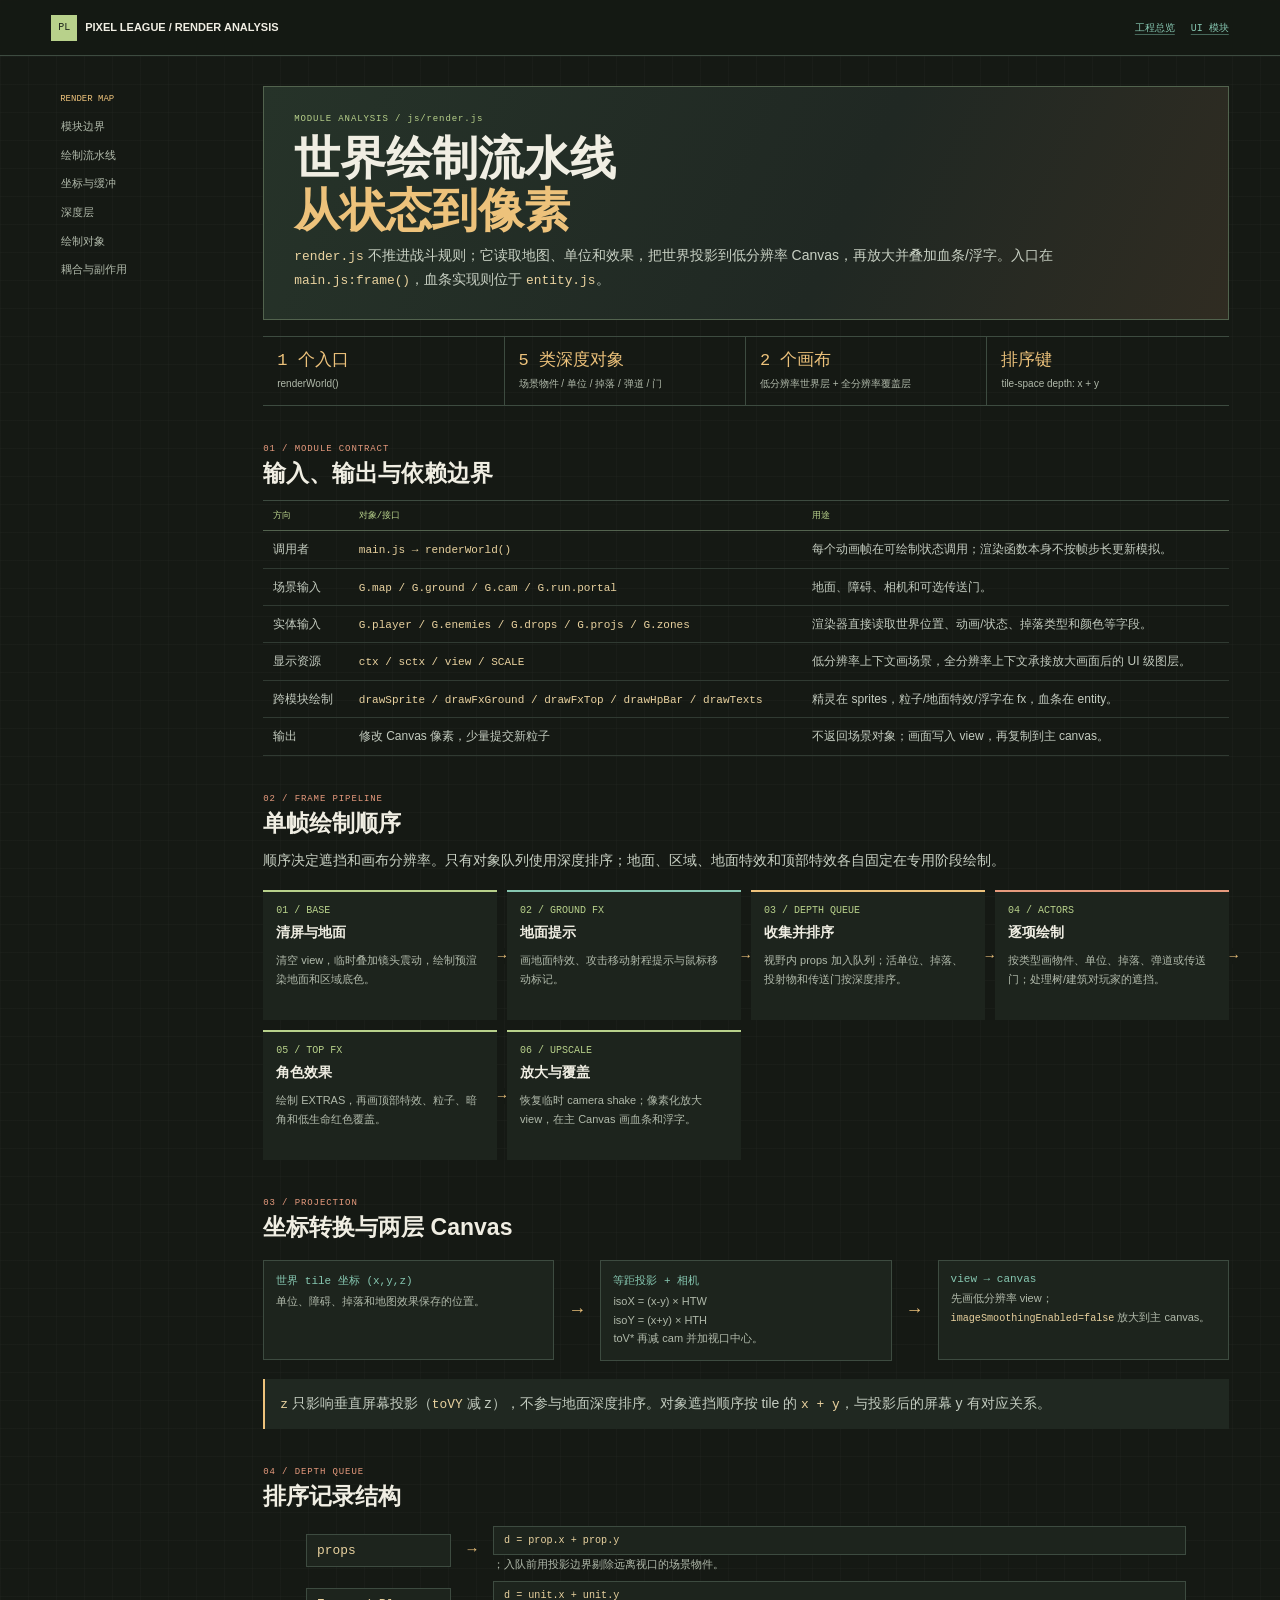
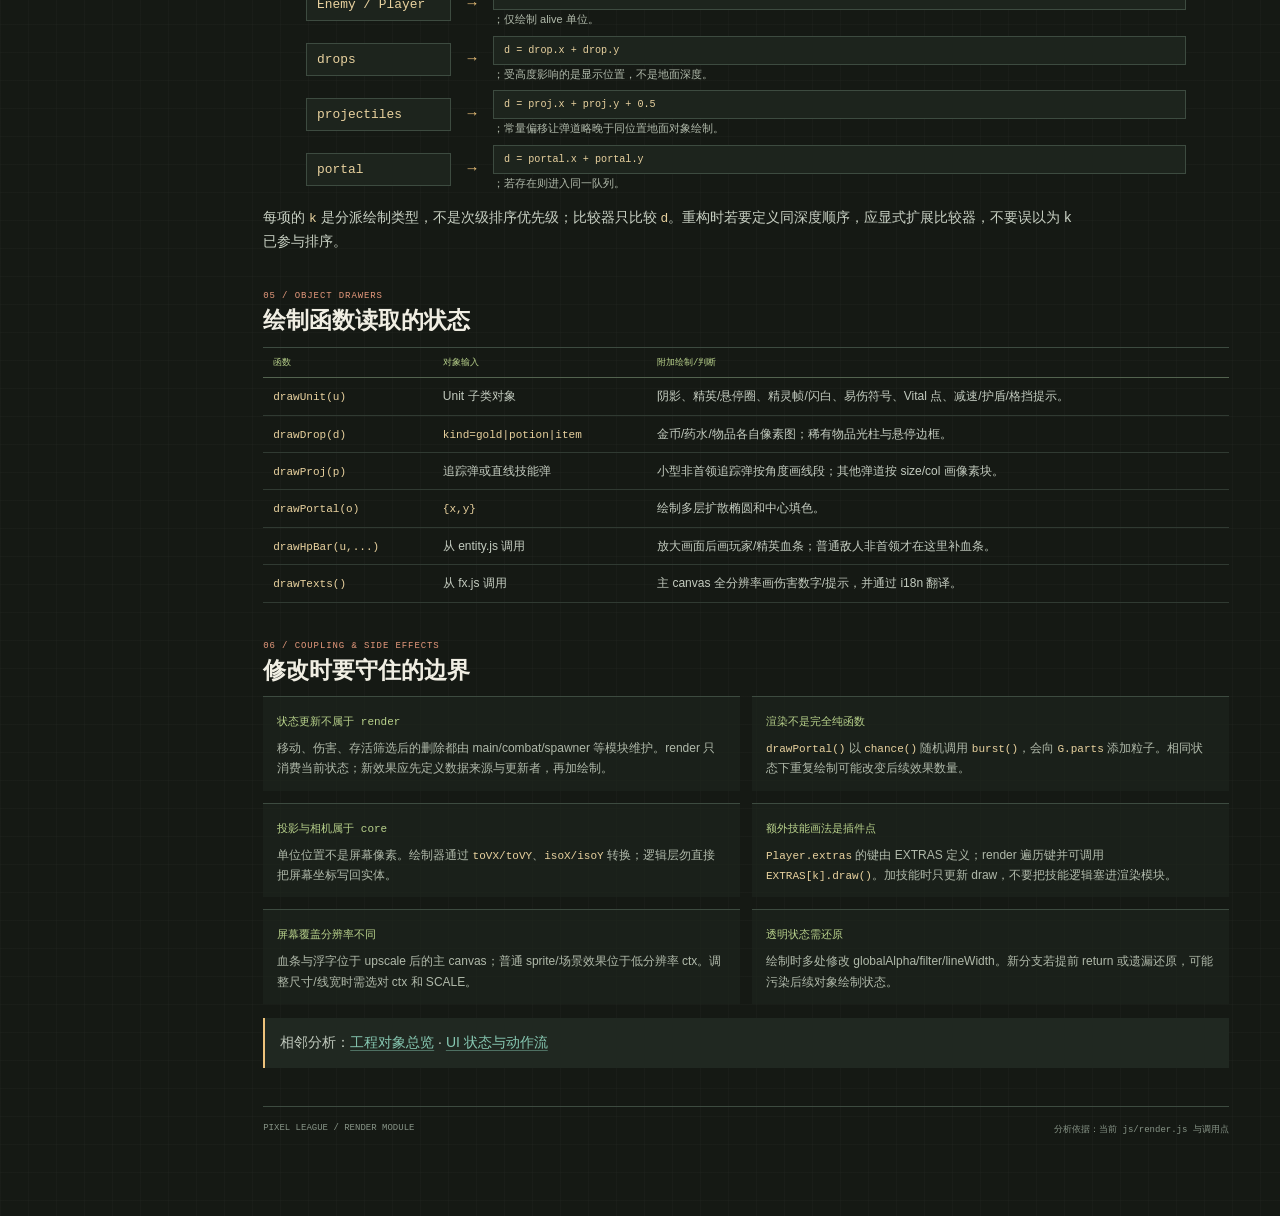
<file: docs/render-analysis.html>
<!doctype html>
<html lang="zh-CN">
<head>
  <meta charset="utf-8">
  <meta name="viewport" content="width=device-width, initial-scale=1">
  <meta name="theme-color" content="#151914">
  <title>Pixel League | render.js 分析</title>
  <style>
    :root { color-scheme:dark; --bg:#151914; --panel:#1d241d; --ink:#f0eee3; --muted:#b0b9aa; --faint:#879487; --line:#3d4b40; --green:#b8d18b; --teal:#86c7b1; --gold:#edc27b; --coral:#e69a7d; --mono:"Cascadia Code",Consolas,monospace; --sans:"Segoe UI","Microsoft YaHei UI",sans-serif; }
    * { box-sizing:border-box; }
    html { scroll-behavior:smooth; scroll-padding-top:72px; }
    body { margin:0; min-width:320px; color:var(--ink); background:var(--bg); background-image:linear-gradient(rgba(206,226,197,.025) 1px,transparent 1px),linear-gradient(90deg,rgba(206,226,197,.025) 1px,transparent 1px); background-size:28px 28px; font:14px/1.7 var(--sans); }
    a { color:var(--teal); text-decoration-color:rgba(134,199,177,.45); text-underline-offset:3px; }
    code { color:#e9d29f; font: .92em var(--mono); }
    .top { position:sticky; top:0; z-index:5; min-height:56px; padding:0 max(4vw,16px); display:flex; justify-content:space-between; align-items:center; gap:16px; border-bottom:1px solid var(--line); background:rgba(21,25,20,.96); backdrop-filter:blur(10px); }
    .brand { color:var(--ink); text-decoration:none; font-size:11px; font-weight:700; white-space:nowrap; }
    .brand b { display:inline-grid; width:26px; height:26px; margin-right:8px; place-items:center; color:#1a2119; background:var(--green); font:10px var(--mono); }
    .links { display:flex; gap:16px; font:10px var(--mono); white-space:nowrap; }
    .layout { width:min(1240px,92vw); margin:auto; display:grid; grid-template-columns:174px minmax(0,1fr); gap:38px; }
    aside { position:sticky; top:72px; align-self:start; max-height:calc(100vh - 84px); overflow:auto; padding:22px 0; }
    aside b { display:block; margin:0 0 8px 9px; color:var(--gold); font:9px var(--mono); }
    aside a { display:block; padding:5px 9px; color:var(--muted); border-left:1px solid transparent; text-decoration:none; font-size:11px; }
    aside a:hover { border-color:var(--green); color:var(--ink); }
    main { min-width:0; padding:30px 0 64px; }
    .hero { padding:27px 30px; border:1px solid #52634e; background:linear-gradient(115deg,#263329,#202823 60%,#302c22); }
    .eyebrow,.kicker { margin:0; color:var(--green); font:9px var(--mono); letter-spacing:.1em; }
    h1 { margin:9px 0 8px; font-size:clamp(30px,5vw,46px); line-height:1.12; }
    h1 span { color:var(--gold); }
    .hero p:last-child,.lede { max-width:820px; margin:0; color:#c8d0c3; }
    .metrics { display:grid; grid-template-columns:repeat(4,1fr); margin:16px 0 38px; border-block:1px solid var(--line); }
    .metric { padding:11px 14px; border-right:1px solid var(--line); }
    .metric:last-child { border:0; }
    .metric b { display:block; color:var(--gold); font:17px var(--mono); font-weight:500; }
    .metric span { color:var(--muted); font-size:10px; }
    section { margin:38px 0; }
    .kicker { margin-bottom:5px; color:var(--coral); }
    h2 { margin:0 0 12px; font-size:23px; line-height:1.25; }
    h3 { margin:0 0 6px; font-size:14px; }
    p { color:#c2cbbf; }
    .stage-flow { display:grid; grid-template-columns:repeat(4,minmax(0,1fr)); gap:10px; margin-top:17px; }
    .stage { position:relative; min-height:130px; padding:13px; border-top:2px solid var(--green); background:var(--panel); }
    .stage:nth-child(2) { border-color:var(--teal); }
    .stage:nth-child(3) { border-color:var(--gold); }
    .stage:nth-child(4) { border-color:var(--coral); }
    .stage:not(:last-child)::after { content:"→"; position:absolute; z-index:1; top:44%; right:-9px; color:var(--gold); background:var(--bg); font:14px var(--mono); }
    .stage b { display:block; margin-bottom:5px; color:var(--green); font:10px var(--mono); }
    .stage p { margin:0; color:var(--muted); font-size:11px; }
    .canvas-map { display:grid; grid-template-columns:1fr 30px 1fr 30px 1fr; align-items:center; gap:8px; margin:18px 0; }
    .canvas-node { min-height:100px; padding:12px; border:1px solid var(--line); background:var(--panel); }
    .canvas-node b { display:block; color:var(--teal); font:11px var(--mono); }
    .canvas-node small { display:block; margin-top:4px; color:var(--muted); font-size:11px; }
    .arrow { color:var(--gold); text-align:center; font:18px var(--mono); }
    .table-wrap { overflow-x:auto; border-top:1px solid var(--line); }
    table { width:100%; border-collapse:collapse; text-align:left; }
    th { padding:8px 10px; color:var(--green); border-bottom:1px solid #53634f; font:9px var(--mono); font-weight:500; }
    td { padding:8px 10px; color:#c3cbbf; border-bottom:1px solid #303a32; vertical-align:top; font-size:12px; }
    td:first-child { white-space:nowrap; }
    .layers { display:grid; gap:7px; max-width:880px; margin:16px auto 0; }
    .layer { display:grid; grid-template-columns:145px 24px minmax(0,1fr); align-items:center; gap:9px; }
    .layer code { display:block; padding:8px 10px; background:var(--panel); border:1px solid var(--line); }
    .layer i { color:var(--gold); font:15px var(--mono); text-align:center; }
    .layer span { color:var(--muted); font-size:11px; }
    .columns { display:grid; grid-template-columns:1fr 1fr; gap:12px; }
    .note { padding:12px 14px; border-top:1px solid var(--line); background:rgba(29,36,29,.7); }
    .note b { color:var(--green); font:11px var(--mono); }
    .note p { margin:5px 0 0; color:var(--muted); font-size:12px; }
    .callout { padding:13px 15px; border-left:2px solid var(--gold); background:#202821; }
    footer { display:flex; justify-content:space-between; gap:12px; padding:16px 0; color:var(--faint); border-top:1px solid var(--line); font:9px var(--mono); }
    @media(max-width:880px) { .layout { grid-template-columns:1fr; gap:0; } aside { position:relative; top:auto; display:flex; gap:3px; max-height:none; overflow:auto; padding:10px 0 0; white-space:nowrap; } aside b { display:none; } aside a { padding:5px 8px; border:1px solid var(--line); } main { padding-top:18px; } }
    @media(max-width:620px) { .top { min-height:50px; padding-inline:4vw; } .brand { font-size:9px; } .links { gap:8px; font-size:8px; } .layout { width:92vw; } .hero { padding:21px 18px; } .metrics { grid-template-columns:1fr 1fr; } .metric:nth-child(2) { border-right:0; } .metric:nth-child(-n+2) { border-bottom:1px solid var(--line); } .stage-flow { grid-template-columns:1fr 1fr; } .stage:nth-child(2)::after { display:none; } .canvas-map { grid-template-columns:1fr; } .arrow { transform:rotate(90deg); } .columns { grid-template-columns:1fr; } .layer { grid-template-columns:112px 18px minmax(0,1fr); gap:5px; } .layer code { font-size:10px; overflow-wrap:anywhere; } .layer span { font-size:10px; } footer { flex-direction:column; } }
    @media(prefers-reduced-motion:reduce) { html { scroll-behavior:auto; } }
  </style>
</head>
<body>
  <header class="top">
    <a class="brand" href="../index.html"><b>PL</b>PIXEL LEAGUE / RENDER ANALYSIS</a>
    <nav class="links" aria-label="分析页面"><a href="entity-analysis.html">工程总览</a><a href="ui-analysis.html">UI 模块</a></nav>
  </header>
  <div class="layout">
    <aside aria-label="页面目录"><b>RENDER MAP</b><a href="#contract">模块边界</a><a href="#pipeline">绘制流水线</a><a href="#coordinates">坐标与缓冲</a><a href="#layers">深度层</a><a href="#drawers">绘制对象</a><a href="#coupling">耦合与副作用</a></aside>
    <main>
      <header class="hero">
        <p class="eyebrow">MODULE ANALYSIS / js/render.js</p>
        <h1>世界绘制流水线<br><span>从状态到像素</span></h1>
        <p><code>render.js</code> 不推进战斗规则；它读取地图、单位和效果，把世界投影到低分辨率 Canvas，再放大并叠加血条/浮字。入口在 <code>main.js:frame()</code>，血条实现则位于 <code>entity.js</code>。</p>
      </header>
      <div class="metrics">
        <div class="metric"><b>1 个入口</b><span>renderWorld()</span></div>
        <div class="metric"><b>5 类深度对象</b><span>场景物件 / 单位 / 掉落 / 弹道 / 门</span></div>
        <div class="metric"><b>2 个画布</b><span>低分辨率世界层 + 全分辨率覆盖层</span></div>
        <div class="metric"><b>排序键</b><span>tile-space depth: x + y</span></div>
      </div>

      <section id="contract">
        <p class="kicker">01 / MODULE CONTRACT</p>
        <h2>输入、输出与依赖边界</h2>
        <div class="table-wrap"><table>
          <thead><tr><th>方向</th><th>对象/接口</th><th>用途</th></tr></thead>
          <tbody>
            <tr><td>调用者</td><td><code>main.js → renderWorld()</code></td><td>每个动画帧在可绘制状态调用；渲染函数本身不按帧步长更新模拟。</td></tr>
            <tr><td>场景输入</td><td><code>G.map / G.ground / G.cam / G.run.portal</code></td><td>地面、障碍、相机和可选传送门。</td></tr>
            <tr><td>实体输入</td><td><code>G.player / G.enemies / G.drops / G.projs / G.zones</code></td><td>渲染器直接读取世界位置、动画/状态、掉落类型和颜色等字段。</td></tr>
            <tr><td>显示资源</td><td><code>ctx / sctx / view / SCALE</code></td><td>低分辨率上下文画场景，全分辨率上下文承接放大画面后的 UI 级图层。</td></tr>
            <tr><td>跨模块绘制</td><td><code>drawSprite / drawFxGround / drawFxTop / drawHpBar / drawTexts</code></td><td>精灵在 sprites，粒子/地面特效/浮字在 fx，血条在 entity。</td></tr>
            <tr><td>输出</td><td>修改 Canvas 像素，少量提交新粒子</td><td>不返回场景对象；画面写入 view，再复制到主 canvas。</td></tr>
          </tbody>
        </table></div>
      </section>

      <section id="pipeline">
        <p class="kicker">02 / FRAME PIPELINE</p>
        <h2>单帧绘制顺序</h2>
        <p class="lede">顺序决定遮挡和画布分辨率。只有对象队列使用深度排序；地面、区域、地面特效和顶部特效各自固定在专用阶段绘制。</p>
        <div class="stage-flow">
          <article class="stage"><b>01 / BASE</b><h3>清屏与地面</h3><p>清空 view，临时叠加镜头震动，绘制预渲染地面和区域底色。</p></article>
          <article class="stage"><b>02 / GROUND FX</b><h3>地面提示</h3><p>画地面特效、攻击移动射程提示与鼠标移动标记。</p></article>
          <article class="stage"><b>03 / DEPTH QUEUE</b><h3>收集并排序</h3><p>视野内 props 加入队列；活单位、掉落、投射物和传送门按深度排序。</p></article>
          <article class="stage"><b>04 / ACTORS</b><h3>逐项绘制</h3><p>按类型画物件、单位、掉落、弹道或传送门；处理树/建筑对玩家的遮挡。</p></article>
          <article class="stage"><b>05 / TOP FX</b><h3>角色效果</h3><p>绘制 EXTRAS，再画顶部特效、粒子、暗角和低生命红色覆盖。</p></article>
          <article class="stage"><b>06 / UPSCALE</b><h3>放大与覆盖</h3><p>恢复临时 camera shake；像素化放大 view，在主 Canvas 画血条和浮字。</p></article>
        </div>
      </section>

      <section id="coordinates">
        <p class="kicker">03 / PROJECTION</p>
        <h2>坐标转换与两层 Canvas</h2>
        <div class="canvas-map" aria-label="坐标和画布转换">
          <div class="canvas-node"><b>世界 tile 坐标 (x,y,z)</b><small>单位、障碍、掉落和地图效果保存的位置。</small></div><span class="arrow">→</span>
          <div class="canvas-node"><b>等距投影 + 相机</b><small>isoX = (x-y) × HTW<br>isoY = (x+y) × HTH<br>toV* 再减 cam 并加视口中心。</small></div><span class="arrow">→</span>
          <div class="canvas-node"><b>view → canvas</b><small>先画低分辨率 view；<code>imageSmoothingEnabled=false</code> 放大到主 canvas。</small></div>
        </div>
        <p class="callout"><code>z</code> 只影响垂直屏幕投影（<code>toVY</code> 减 z），不参与地面深度排序。对象遮挡顺序按 tile 的 <code>x + y</code>，与投影后的屏幕 y 有对应关系。</p>
      </section>

      <section id="layers">
        <p class="kicker">04 / DEPTH QUEUE</p>
        <h2>排序记录结构</h2>
        <div class="layers" aria-label="深度队列成员">
          <div class="layer"><code>props</code><i>→</i><span><code>d = prop.x + prop.y</code>；入队前用投影边界剔除远离视口的场景物件。</span></div>
          <div class="layer"><code>Enemy / Player</code><i>→</i><span><code>d = unit.x + unit.y</code>；仅绘制 alive 单位。</span></div>
          <div class="layer"><code>drops</code><i>→</i><span><code>d = drop.x + drop.y</code>；受高度影响的是显示位置，不是地面深度。</span></div>
          <div class="layer"><code>projectiles</code><i>→</i><span><code>d = proj.x + proj.y + 0.5</code>；常量偏移让弹道略晚于同位置地面对象绘制。</span></div>
          <div class="layer"><code>portal</code><i>→</i><span><code>d = portal.x + portal.y</code>；若存在则进入同一队列。</span></div>
        </div>
        <p class="lede" style="margin-top:13px">每项的 <code>k</code> 是分派绘制类型，不是次级排序优先级；比较器只比较 <code>d</code>。重构时若要定义同深度顺序，应显式扩展比较器，不要误以为 k 已参与排序。</p>
      </section>

      <section id="drawers">
        <p class="kicker">05 / OBJECT DRAWERS</p>
        <h2>绘制函数读取的状态</h2>
        <div class="table-wrap"><table>
          <thead><tr><th>函数</th><th>对象输入</th><th>附加绘制/判断</th></tr></thead>
          <tbody>
            <tr><td><code>drawUnit(u)</code></td><td>Unit 子类对象</td><td>阴影、精英/悬停圈、精灵帧/闪白、易伤符号、Vital 点、减速/护盾/格挡提示。</td></tr>
            <tr><td><code>drawDrop(d)</code></td><td><code>kind=gold|potion|item</code></td><td>金币/药水/物品各自像素图；稀有物品光柱与悬停边框。</td></tr>
            <tr><td><code>drawProj(p)</code></td><td>追踪弹或直线技能弹</td><td>小型非首领追踪弹按角度画线段；其他弹道按 size/col 画像素块。</td></tr>
            <tr><td><code>drawPortal(o)</code></td><td><code>{x,y}</code></td><td>绘制多层扩散椭圆和中心填色。</td></tr>
            <tr><td><code>drawHpBar(u,...)</code></td><td>从 entity.js 调用</td><td>放大画面后画玩家/精英血条；普通敌人非首领才在这里补血条。</td></tr>
            <tr><td><code>drawTexts()</code></td><td>从 fx.js 调用</td><td>主 canvas 全分辨率画伤害数字/提示，并通过 i18n 翻译。</td></tr>
          </tbody>
        </table></div>
      </section>

      <section id="coupling">
        <p class="kicker">06 / COUPLING & SIDE EFFECTS</p>
        <h2>修改时要守住的边界</h2>
        <div class="columns">
          <article class="note"><b>状态更新不属于 render</b><p>移动、伤害、存活筛选后的删除都由 main/combat/spawner 等模块维护。render 只消费当前状态；新效果应先定义数据来源与更新者，再加绘制。</p></article>
          <article class="note"><b>渲染不是完全纯函数</b><p><code>drawPortal()</code> 以 <code>chance()</code> 随机调用 <code>burst()</code>，会向 <code>G.parts</code> 添加粒子。相同状态下重复绘制可能改变后续效果数量。</p></article>
          <article class="note"><b>投影与相机属于 core</b><p>单位位置不是屏幕像素。绘制器通过 <code>toVX/toVY</code>、<code>isoX/isoY</code> 转换；逻辑层勿直接把屏幕坐标写回实体。</p></article>
          <article class="note"><b>额外技能画法是插件点</b><p><code>Player.extras</code> 的键由 EXTRAS 定义；render 遍历键并可调用 <code>EXTRAS[k].draw()</code>。加技能时只更新 draw，不要把技能逻辑塞进渲染模块。</p></article>
          <article class="note"><b>屏幕覆盖分辨率不同</b><p>血条与浮字位于 upscale 后的主 canvas；普通 sprite/场景效果位于低分辨率 ctx。调整尺寸/线宽时需选对 ctx 和 SCALE。</p></article>
          <article class="note"><b>透明状态需还原</b><p>绘制时多处修改 globalAlpha/filter/lineWidth。新分支若提前 return 或遗漏还原，可能污染后续对象绘制状态。</p></article>
        </div>
        <p class="callout" style="margin-top:14px">相邻分析：<a href="entity-analysis.html">工程对象总览</a> · <a href="ui-analysis.html">UI 状态与动作流</a></p>
      </section>
      <footer><span>PIXEL LEAGUE / RENDER MODULE</span><span>分析依据：当前 js/render.js 与调用点</span></footer>
    </main>
  </div>
</body>
</html>
</file>
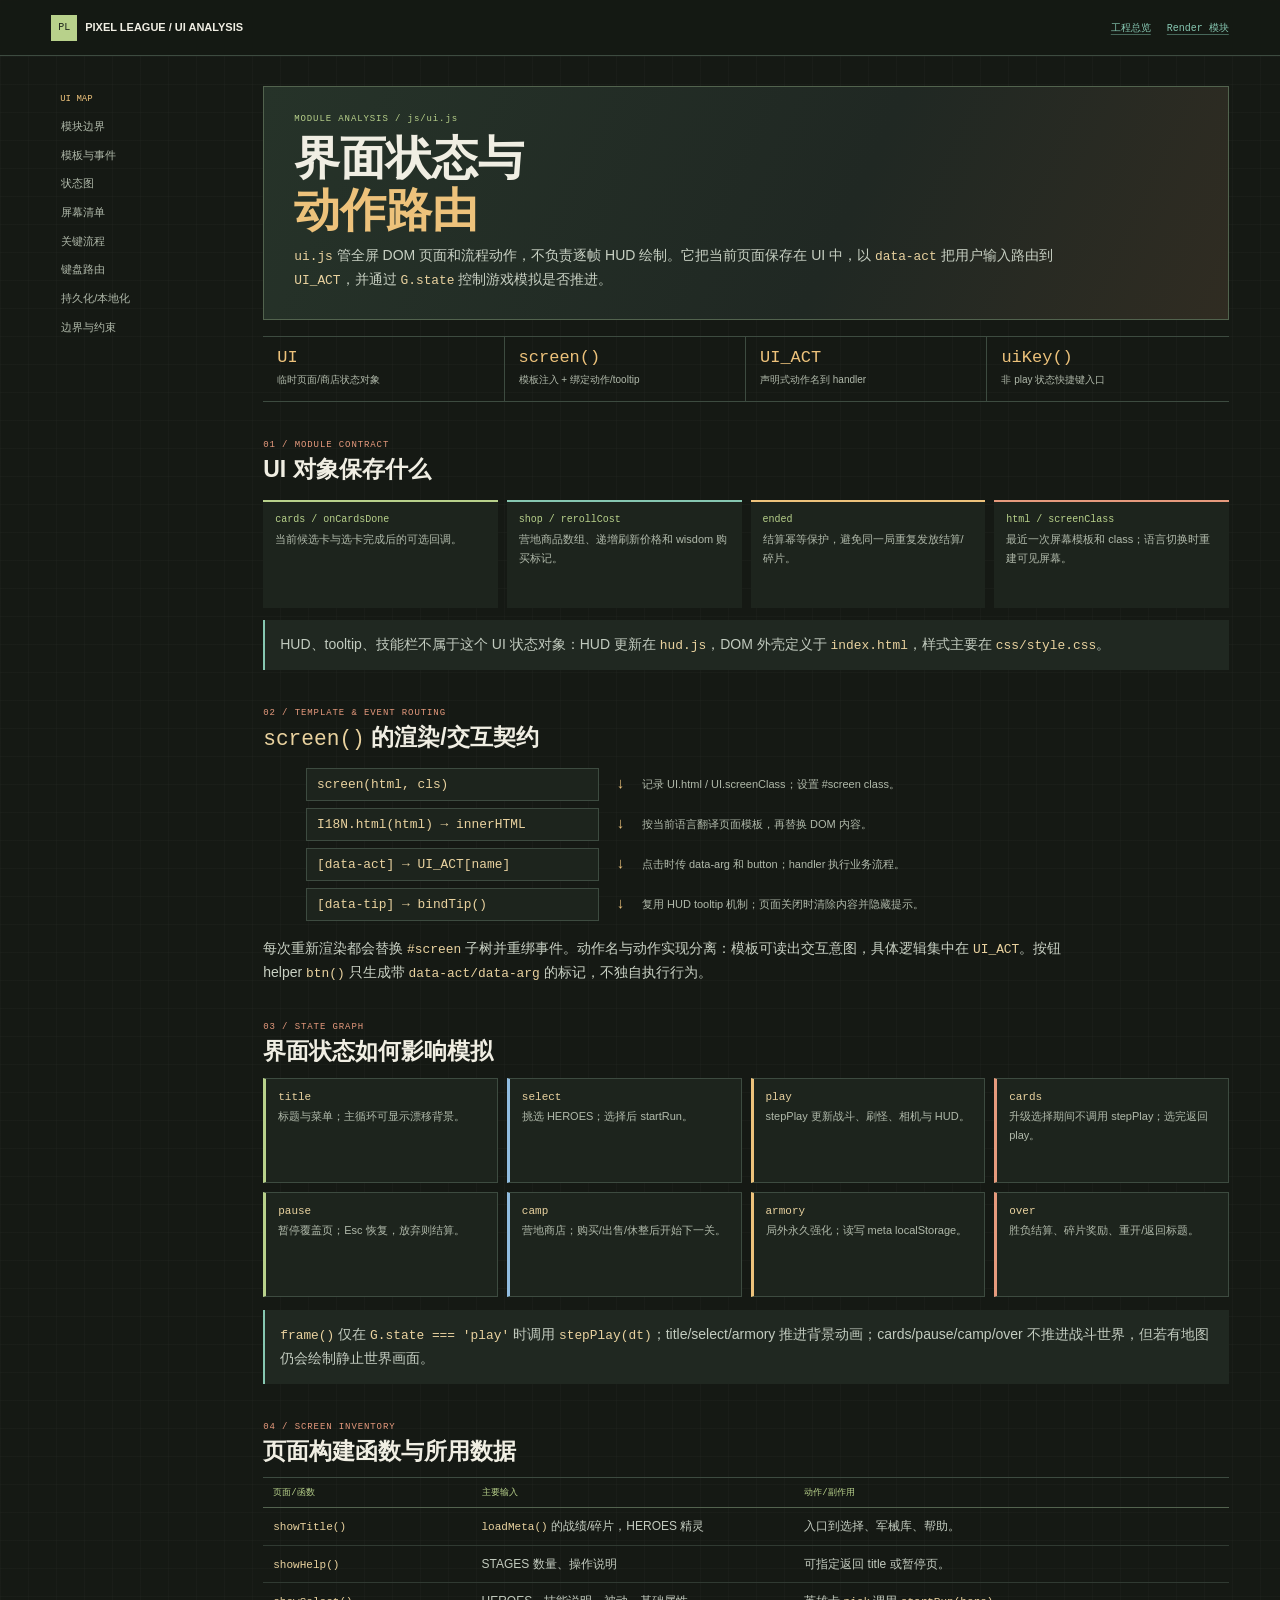
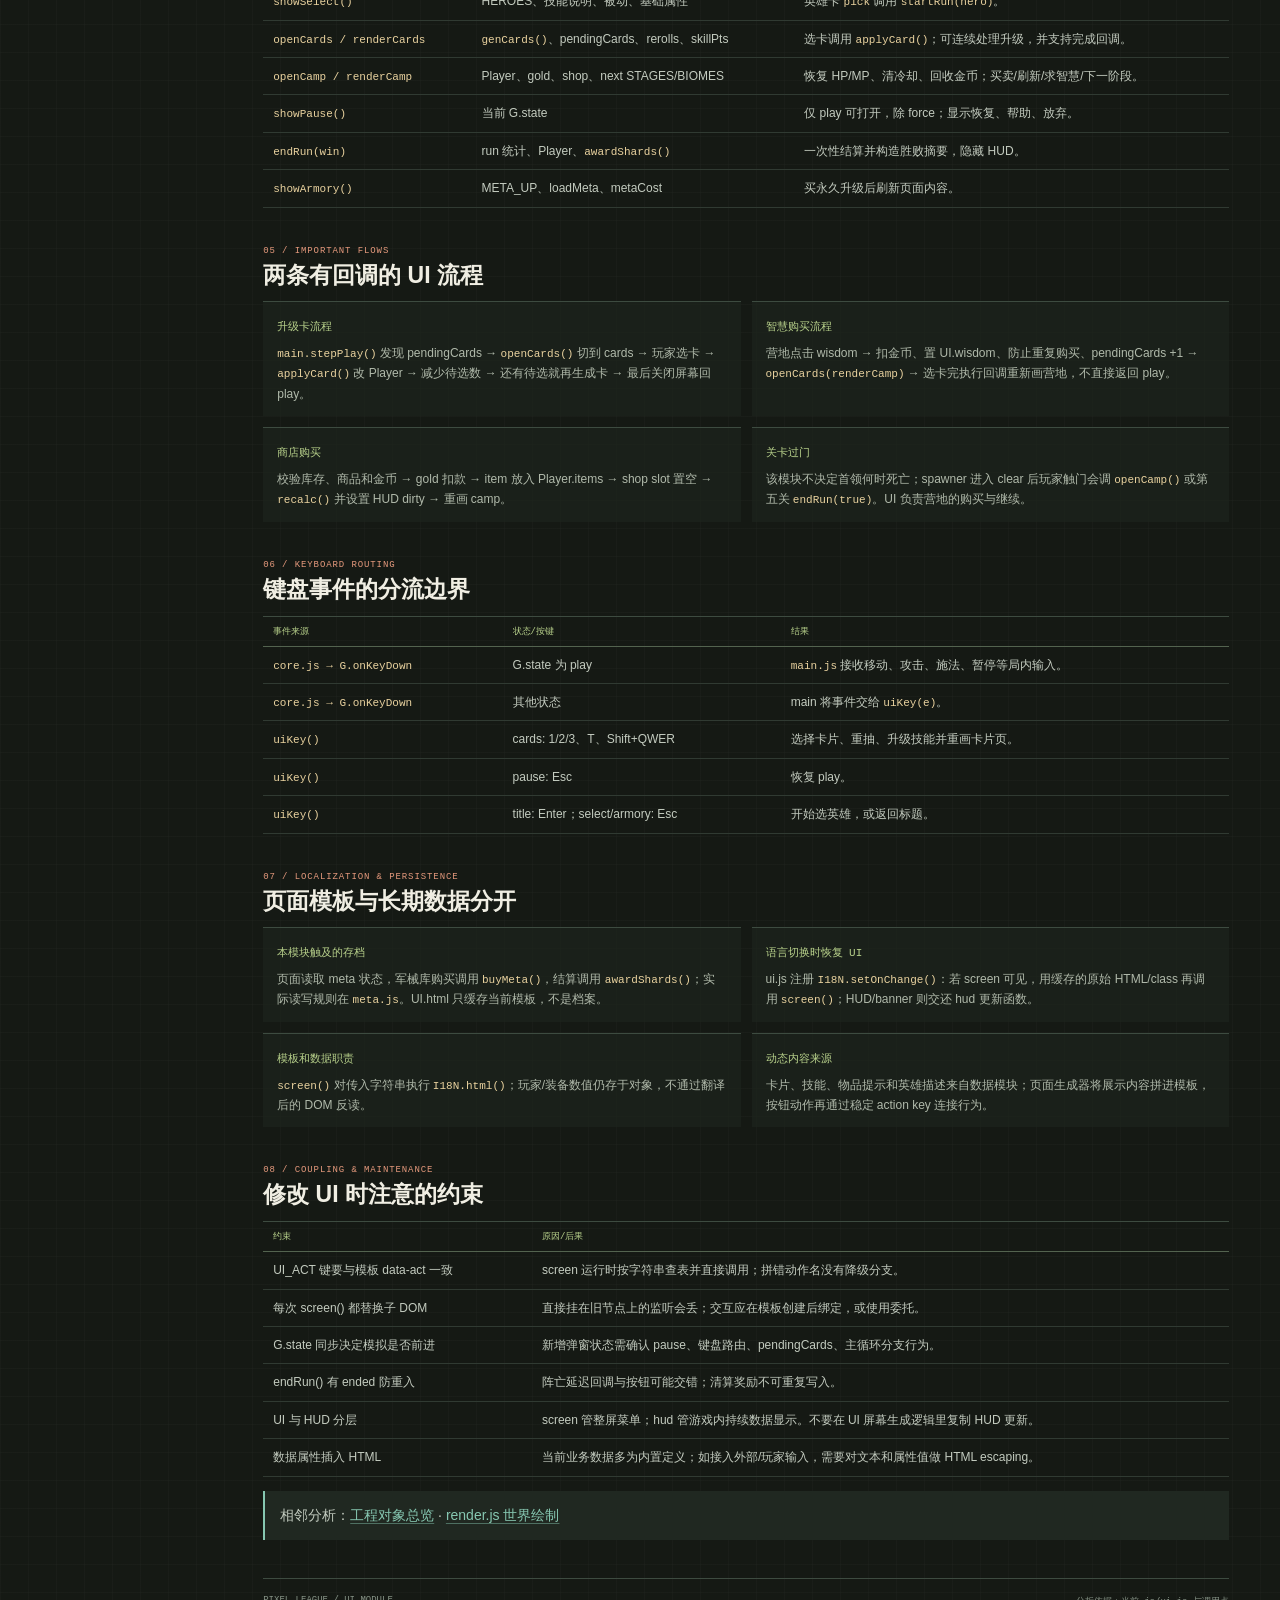
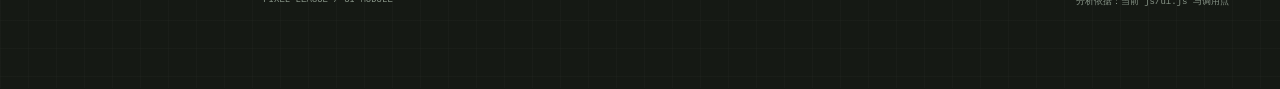
<file: docs/ui-analysis.html>
<!doctype html>
<html lang="zh-CN">
<head>
  <meta charset="utf-8">
  <meta name="viewport" content="width=device-width, initial-scale=1">
  <meta name="theme-color" content="#151914">
  <title>Pixel League | ui.js 分析</title>
  <style>
    :root { color-scheme:dark; --bg:#151914; --panel:#1d241d; --ink:#f0eee3; --muted:#b0b9aa; --faint:#879487; --line:#3d4b40; --green:#b8d18b; --teal:#86c7b1; --gold:#edc27b; --coral:#e69a7d; --blue:#91bce0; --mono:"Cascadia Code",Consolas,monospace; --sans:"Segoe UI","Microsoft YaHei UI",sans-serif; }
    * { box-sizing:border-box; }
    html { scroll-behavior:smooth; scroll-padding-top:72px; }
    body { margin:0; min-width:320px; color:var(--ink); background:var(--bg); background-image:linear-gradient(rgba(206,226,197,.025) 1px,transparent 1px),linear-gradient(90deg,rgba(206,226,197,.025) 1px,transparent 1px); background-size:28px 28px; font:14px/1.7 var(--sans); }
    a { color:var(--teal); text-decoration-color:rgba(134,199,177,.45); text-underline-offset:3px; }
    code { color:#e9d29f; font:.92em var(--mono); }
    .top { position:sticky; top:0; z-index:5; min-height:56px; padding:0 max(4vw,16px); display:flex; justify-content:space-between; align-items:center; gap:16px; border-bottom:1px solid var(--line); background:rgba(21,25,20,.96); backdrop-filter:blur(10px); }
    .brand { color:var(--ink); text-decoration:none; font-size:11px; font-weight:700; white-space:nowrap; }
    .brand b { display:inline-grid; width:26px; height:26px; margin-right:8px; place-items:center; color:#1a2119; background:var(--green); font:10px var(--mono); }
    .links { display:flex; gap:16px; font:10px var(--mono); white-space:nowrap; }
    .layout { width:min(1240px,92vw); margin:auto; display:grid; grid-template-columns:174px minmax(0,1fr); gap:38px; }
    aside { position:sticky; top:72px; align-self:start; max-height:calc(100vh - 84px); overflow:auto; padding:22px 0; }
    aside b { display:block; margin:0 0 8px 9px; color:var(--gold); font:9px var(--mono); }
    aside a { display:block; padding:5px 9px; color:var(--muted); border-left:1px solid transparent; text-decoration:none; font-size:11px; }
    aside a:hover { border-color:var(--green); color:var(--ink); }
    main { min-width:0; padding:30px 0 64px; }
    .hero { padding:27px 30px; border:1px solid #52634e; background:linear-gradient(115deg,#263329,#202823 60%,#302c22); }
    .eyebrow,.kicker { margin:0; color:var(--green); font:9px var(--mono); letter-spacing:.1em; }
    h1 { margin:9px 0 8px; font-size:clamp(30px,5vw,46px); line-height:1.12; }
    h1 span { color:var(--gold); }
    .hero p:last-child,.lede { max-width:820px; margin:0; color:#c8d0c3; }
    .metrics { display:grid; grid-template-columns:repeat(4,1fr); margin:16px 0 38px; border-block:1px solid var(--line); }
    .metric { padding:11px 14px; border-right:1px solid var(--line); }
    .metric:last-child { border:0; }
    .metric b { display:block; color:var(--gold); font:17px var(--mono); font-weight:500; }
    .metric span { color:var(--muted); font-size:10px; }
    section { margin:38px 0; }
    .kicker { margin-bottom:5px; color:var(--coral); }
    h2 { margin:0 0 12px; font-size:23px; line-height:1.25; }
    h3 { margin:0 0 6px; font-size:14px; }
    p { color:#c2cbbf; }
    .contract { display:grid; grid-template-columns:repeat(4,minmax(0,1fr)); gap:9px; margin-top:16px; }
    .contract article { min-height:108px; padding:12px; border-top:2px solid var(--green); background:var(--panel); }
    .contract article:nth-child(2) { border-color:var(--teal); }
    .contract article:nth-child(3) { border-color:var(--gold); }
    .contract article:nth-child(4) { border-color:var(--coral); }
    .contract b { display:block; margin-bottom:5px; color:var(--green); font:10px var(--mono); }
    .contract p { margin:0; color:var(--muted); font-size:11px; }
    .state-map { display:grid; grid-template-columns:repeat(4,minmax(0,1fr)); gap:9px; }
    .state { position:relative; min-height:105px; padding:12px; border:1px solid var(--line); border-left:3px solid var(--green); background:var(--panel); }
    .state:nth-child(4n+2) { border-left-color:var(--blue); }
    .state:nth-child(4n+3) { border-left-color:var(--gold); }
    .state:nth-child(4n) { border-left-color:var(--coral); }
    .state code { display:block; margin-bottom:4px; font-size:11px; }
    .state p { margin:0; color:var(--muted); font-size:11px; }
    .table-wrap { overflow-x:auto; border-top:1px solid var(--line); }
    table { width:100%; border-collapse:collapse; text-align:left; }
    th { padding:8px 10px; color:var(--green); border-bottom:1px solid #53634f; font:9px var(--mono); font-weight:500; }
    td { padding:8px 10px; color:#c3cbbf; border-bottom:1px solid #303a32; vertical-align:top; font-size:12px; }
    td:first-child { white-space:nowrap; }
    .flow { display:grid; gap:7px; max-width:880px; margin:16px auto; }
    .flow-row { display:grid; grid-template-columns:minmax(130px,.7fr) 25px minmax(0,1.3fr); align-items:center; gap:9px; }
    .flow-row code { display:block; padding:8px 10px; border:1px solid var(--line); background:var(--panel); }
    .flow-row i { color:var(--gold); font:15px var(--mono); text-align:center; }
    .flow-row span { color:var(--muted); font-size:11px; }
    .callout { padding:13px 15px; border-left:2px solid var(--teal); background:#202821; }
    .columns { display:grid; grid-template-columns:1fr 1fr; gap:11px; }
    .note { padding:12px 14px; border-top:1px solid var(--line); background:rgba(29,36,29,.7); }
    .note b { color:var(--green); font:11px var(--mono); }
    .note p { margin:5px 0 0; color:var(--muted); font-size:12px; }
    footer { display:flex; justify-content:space-between; gap:12px; padding:16px 0; color:var(--faint); border-top:1px solid var(--line); font:9px var(--mono); }
    @media(max-width:880px) { .layout { grid-template-columns:1fr; gap:0; } aside { position:relative; top:auto; display:flex; gap:3px; max-height:none; overflow:auto; padding:10px 0 0; white-space:nowrap; } aside b { display:none; } aside a { padding:5px 8px; border:1px solid var(--line); } main { padding-top:18px; } }
    @media(max-width:620px) { .top { min-height:50px; padding-inline:4vw; } .brand { font-size:9px; } .links { gap:8px; font-size:8px; } .layout { width:92vw; } .hero { padding:21px 18px; } .metrics { grid-template-columns:1fr 1fr; } .metric:nth-child(2) { border-right:0; } .metric:nth-child(-n+2) { border-bottom:1px solid var(--line); } .contract,.columns { grid-template-columns:1fr 1fr; } .state-map { grid-template-columns:1fr 1fr; } .flow-row { grid-template-columns:1fr 18px; } .flow-row span { grid-column:1 / -1; padding:0 10px 5px; } footer { flex-direction:column; } }
    @media(max-width:390px) { .contract,.columns { grid-template-columns:1fr; } }
    @media(prefers-reduced-motion:reduce) { html { scroll-behavior:auto; } }
  </style>
</head>
<body>
  <header class="top">
    <a class="brand" href="../index.html"><b>PL</b>PIXEL LEAGUE / UI ANALYSIS</a>
    <nav class="links" aria-label="分析页面"><a href="entity-analysis.html">工程总览</a><a href="render-analysis.html">Render 模块</a></nav>
  </header>
  <div class="layout">
    <aside aria-label="页面目录"><b>UI MAP</b><a href="#contract">模块边界</a><a href="#dispatch">模板与事件</a><a href="#states">状态图</a><a href="#screens">屏幕清单</a><a href="#flows">关键流程</a><a href="#keyboard">键盘路由</a><a href="#storage">持久化/本地化</a><a href="#coupling">边界与约束</a></aside>
    <main>
      <header class="hero">
        <p class="eyebrow">MODULE ANALYSIS / js/ui.js</p>
        <h1>界面状态与<br><span>动作路由</span></h1>
        <p><code>ui.js</code> 管全屏 DOM 页面和流程动作，不负责逐帧 HUD 绘制。它把当前页面保存在 UI 中，以 <code>data-act</code> 把用户输入路由到 <code>UI_ACT</code>，并通过 <code>G.state</code> 控制游戏模拟是否推进。</p>
      </header>
      <div class="metrics">
        <div class="metric"><b>UI</b><span>临时页面/商店状态对象</span></div>
        <div class="metric"><b>screen()</b><span>模板注入 + 绑定动作/tooltip</span></div>
        <div class="metric"><b>UI_ACT</b><span>声明式动作名到 handler</span></div>
        <div class="metric"><b>uiKey()</b><span>非 play 状态快捷键入口</span></div>
      </div>

      <section id="contract">
        <p class="kicker">01 / MODULE CONTRACT</p>
        <h2>UI 对象保存什么</h2>
        <div class="contract">
          <article><b>cards / onCardsDone</b><p>当前候选卡与选卡完成后的可选回调。</p></article>
          <article><b>shop / rerollCost</b><p>营地商品数组、递增刷新价格和 wisdom 购买标记。</p></article>
          <article><b>ended</b><p>结算幂等保护，避免同一局重复发放结算/碎片。</p></article>
          <article><b>html / screenClass</b><p>最近一次屏幕模板和 class；语言切换时重建可见屏幕。</p></article>
        </div>
        <p class="callout" style="margin-top:12px">HUD、tooltip、技能栏不属于这个 UI 状态对象：HUD 更新在 <code>hud.js</code>，DOM 外壳定义于 <code>index.html</code>，样式主要在 <code>css/style.css</code>。</p>
      </section>

      <section id="dispatch">
        <p class="kicker">02 / TEMPLATE & EVENT ROUTING</p>
        <h2><code>screen()</code> 的渲染/交互契约</h2>
        <div class="flow" aria-label="screen 函数流程">
          <div class="flow-row"><code>screen(html, cls)</code><i>↓</i><span>记录 UI.html / UI.screenClass；设置 #screen class。</span></div>
          <div class="flow-row"><code>I18N.html(html) → innerHTML</code><i>↓</i><span>按当前语言翻译页面模板，再替换 DOM 内容。</span></div>
          <div class="flow-row"><code>[data-act] → UI_ACT[name]</code><i>↓</i><span>点击时传 data-arg 和 button；handler 执行业务流程。</span></div>
          <div class="flow-row"><code>[data-tip] → bindTip()</code><i>↓</i><span>复用 HUD tooltip 机制；页面关闭时清除内容并隐藏提示。</span></div>
        </div>
        <p class="lede">每次重新渲染都会替换 <code>#screen</code> 子树并重绑事件。动作名与动作实现分离：模板可读出交互意图，具体逻辑集中在 <code>UI_ACT</code>。按钮 helper <code>btn()</code> 只生成带 <code>data-act/data-arg</code> 的标记，不独自执行行为。</p>
      </section>

      <section id="states">
        <p class="kicker">03 / STATE GRAPH</p>
        <h2>界面状态如何影响模拟</h2>
        <div class="state-map" aria-label="游戏与界面状态职责">
          <article class="state"><code>title</code><p>标题与菜单；主循环可显示漂移背景。</p></article>
          <article class="state"><code>select</code><p>挑选 HEROES；选择后 startRun。</p></article>
          <article class="state"><code>play</code><p>stepPlay 更新战斗、刷怪、相机与 HUD。</p></article>
          <article class="state"><code>cards</code><p>升级选择期间不调用 stepPlay；选完返回 play。</p></article>
          <article class="state"><code>pause</code><p>暂停覆盖页；Esc 恢复，放弃则结算。</p></article>
          <article class="state"><code>camp</code><p>营地商店；购买/出售/休整后开始下一关。</p></article>
          <article class="state"><code>armory</code><p>局外永久强化；读写 meta localStorage。</p></article>
          <article class="state"><code>over</code><p>胜负结算、碎片奖励、重开/返回标题。</p></article>
        </div>
        <p class="callout" style="margin-top:13px"><code>frame()</code> 仅在 <code>G.state === 'play'</code> 时调用 <code>stepPlay(dt)</code>；title/select/armory 推进背景动画；cards/pause/camp/over 不推进战斗世界，但若有地图仍会绘制静止世界画面。</p>
      </section>

      <section id="screens">
        <p class="kicker">04 / SCREEN INVENTORY</p>
        <h2>页面构建函数与所用数据</h2>
        <div class="table-wrap"><table>
          <thead><tr><th>页面/函数</th><th>主要输入</th><th>动作/副作用</th></tr></thead>
          <tbody>
            <tr><td><code>showTitle()</code></td><td><code>loadMeta()</code> 的战绩/碎片，HEROES 精灵</td><td>入口到选择、军械库、帮助。</td></tr>
            <tr><td><code>showHelp()</code></td><td>STAGES 数量、操作说明</td><td>可指定返回 title 或暂停页。</td></tr>
            <tr><td><code>showSelect()</code></td><td>HEROES、技能说明、被动、基础属性</td><td>英雄卡 <code>pick</code> 调用 <code>startRun(hero)</code>。</td></tr>
            <tr><td><code>openCards / renderCards</code></td><td><code>genCards()</code>、pendingCards、rerolls、skillPts</td><td>选卡调用 <code>applyCard()</code>；可连续处理升级，并支持完成回调。</td></tr>
            <tr><td><code>openCamp / renderCamp</code></td><td>Player、gold、shop、next STAGES/BIOMES</td><td>恢复 HP/MP、清冷却、回收金币；买卖/刷新/求智慧/下一阶段。</td></tr>
            <tr><td><code>showPause()</code></td><td>当前 G.state</td><td>仅 play 可打开，除 force；显示恢复、帮助、放弃。</td></tr>
            <tr><td><code>endRun(win)</code></td><td>run 统计、Player、<code>awardShards()</code></td><td>一次性结算并构造胜败摘要，隐藏 HUD。</td></tr>
            <tr><td><code>showArmory()</code></td><td>META_UP、loadMeta、metaCost</td><td>买永久升级后刷新页面内容。</td></tr>
          </tbody>
        </table></div>
      </section>

      <section id="flows">
        <p class="kicker">05 / IMPORTANT FLOWS</p>
        <h2>两条有回调的 UI 流程</h2>
        <div class="columns">
          <article class="note"><b>升级卡流程</b><p><code>main.stepPlay()</code> 发现 pendingCards → <code>openCards()</code> 切到 cards → 玩家选卡 → <code>applyCard()</code> 改 Player → 减少待选数 → 还有待选就再生成卡 → 最后关闭屏幕回 play。</p></article>
          <article class="note"><b>智慧购买流程</b><p>营地点击 wisdom → 扣金币、置 UI.wisdom、防止重复购买、pendingCards +1 → <code>openCards(renderCamp)</code> → 选卡完执行回调重新画营地，不直接返回 play。</p></article>
          <article class="note"><b>商店购买</b><p>校验库存、商品和金币 → gold 扣款 → item 放入 Player.items → shop slot 置空 → <code>recalc()</code> 并设置 HUD dirty → 重画 camp。</p></article>
          <article class="note"><b>关卡过门</b><p>该模块不决定首领何时死亡；spawner 进入 clear 后玩家触门会调 <code>openCamp()</code> 或第五关 <code>endRun(true)</code>。UI 负责营地的购买与继续。</p></article>
        </div>
      </section>

      <section id="keyboard">
        <p class="kicker">06 / KEYBOARD ROUTING</p>
        <h2>键盘事件的分流边界</h2>
        <div class="table-wrap"><table>
          <thead><tr><th>事件来源</th><th>状态/按键</th><th>结果</th></tr></thead>
          <tbody>
            <tr><td><code>core.js → G.onKeyDown</code></td><td>G.state 为 play</td><td><code>main.js</code> 接收移动、攻击、施法、暂停等局内输入。</td></tr>
            <tr><td><code>core.js → G.onKeyDown</code></td><td>其他状态</td><td>main 将事件交给 <code>uiKey(e)</code>。</td></tr>
            <tr><td><code>uiKey()</code></td><td>cards: 1/2/3、T、Shift+QWER</td><td>选择卡片、重抽、升级技能并重画卡片页。</td></tr>
            <tr><td><code>uiKey()</code></td><td>pause: Esc</td><td>恢复 play。</td></tr>
            <tr><td><code>uiKey()</code></td><td>title: Enter；select/armory: Esc</td><td>开始选英雄，或返回标题。</td></tr>
          </tbody>
        </table></div>
      </section>

      <section id="storage">
        <p class="kicker">07 / LOCALIZATION & PERSISTENCE</p>
        <h2>页面模板与长期数据分开</h2>
        <div class="columns">
          <article class="note"><b>本模块触及的存档</b><p>页面读取 meta 状态，军械库购买调用 <code>buyMeta()</code>，结算调用 <code>awardShards()</code>；实际读写规则在 <code>meta.js</code>。UI.html 只缓存当前模板，不是档案。</p></article>
          <article class="note"><b>语言切换时恢复 UI</b><p>ui.js 注册 <code>I18N.setOnChange()</code>：若 screen 可见，用缓存的原始 HTML/class 再调用 <code>screen()</code>；HUD/banner 则交还 hud 更新函数。</p></article>
          <article class="note"><b>模板和数据职责</b><p><code>screen()</code> 对传入字符串执行 <code>I18N.html()</code>；玩家/装备数值仍存于对象，不通过翻译后的 DOM 反读。</p></article>
          <article class="note"><b>动态内容来源</b><p>卡片、技能、物品提示和英雄描述来自数据模块；页面生成器将展示内容拼进模板，按钮动作再通过稳定 action key 连接行为。</p></article>
        </div>
      </section>

      <section id="coupling">
        <p class="kicker">08 / COUPLING & MAINTENANCE</p>
        <h2>修改 UI 时注意的约束</h2>
        <div class="table-wrap"><table>
          <thead><tr><th>约束</th><th>原因/后果</th></tr></thead>
          <tbody>
            <tr><td>UI_ACT 键要与模板 data-act 一致</td><td>screen 运行时按字符串查表并直接调用；拼错动作名没有降级分支。</td></tr>
            <tr><td>每次 screen() 都替换子 DOM</td><td>直接挂在旧节点上的监听会丢；交互应在模板创建后绑定，或使用委托。</td></tr>
            <tr><td>G.state 同步决定模拟是否前进</td><td>新增弹窗状态需确认 pause、键盘路由、pendingCards、主循环分支行为。</td></tr>
            <tr><td>endRun() 有 ended 防重入</td><td>阵亡延迟回调与按钮可能交错；清算奖励不可重复写入。</td></tr>
            <tr><td>UI 与 HUD 分层</td><td>screen 管整屏菜单；hud 管游戏内持续数据显示。不要在 UI 屏幕生成逻辑里复制 HUD 更新。</td></tr>
            <tr><td>数据属性插入 HTML</td><td>当前业务数据多为内置定义；如接入外部/玩家输入，需要对文本和属性值做 HTML escaping。</td></tr>
          </tbody>
        </table></div>
        <p class="callout" style="margin-top:14px">相邻分析：<a href="entity-analysis.html">工程对象总览</a> · <a href="render-analysis.html">render.js 世界绘制</a></p>
      </section>
      <footer><span>PIXEL LEAGUE / UI MODULE</span><span>分析依据：当前 js/ui.js 与调用点</span></footer>
    </main>
  </div>
</body>
</html>
</file>
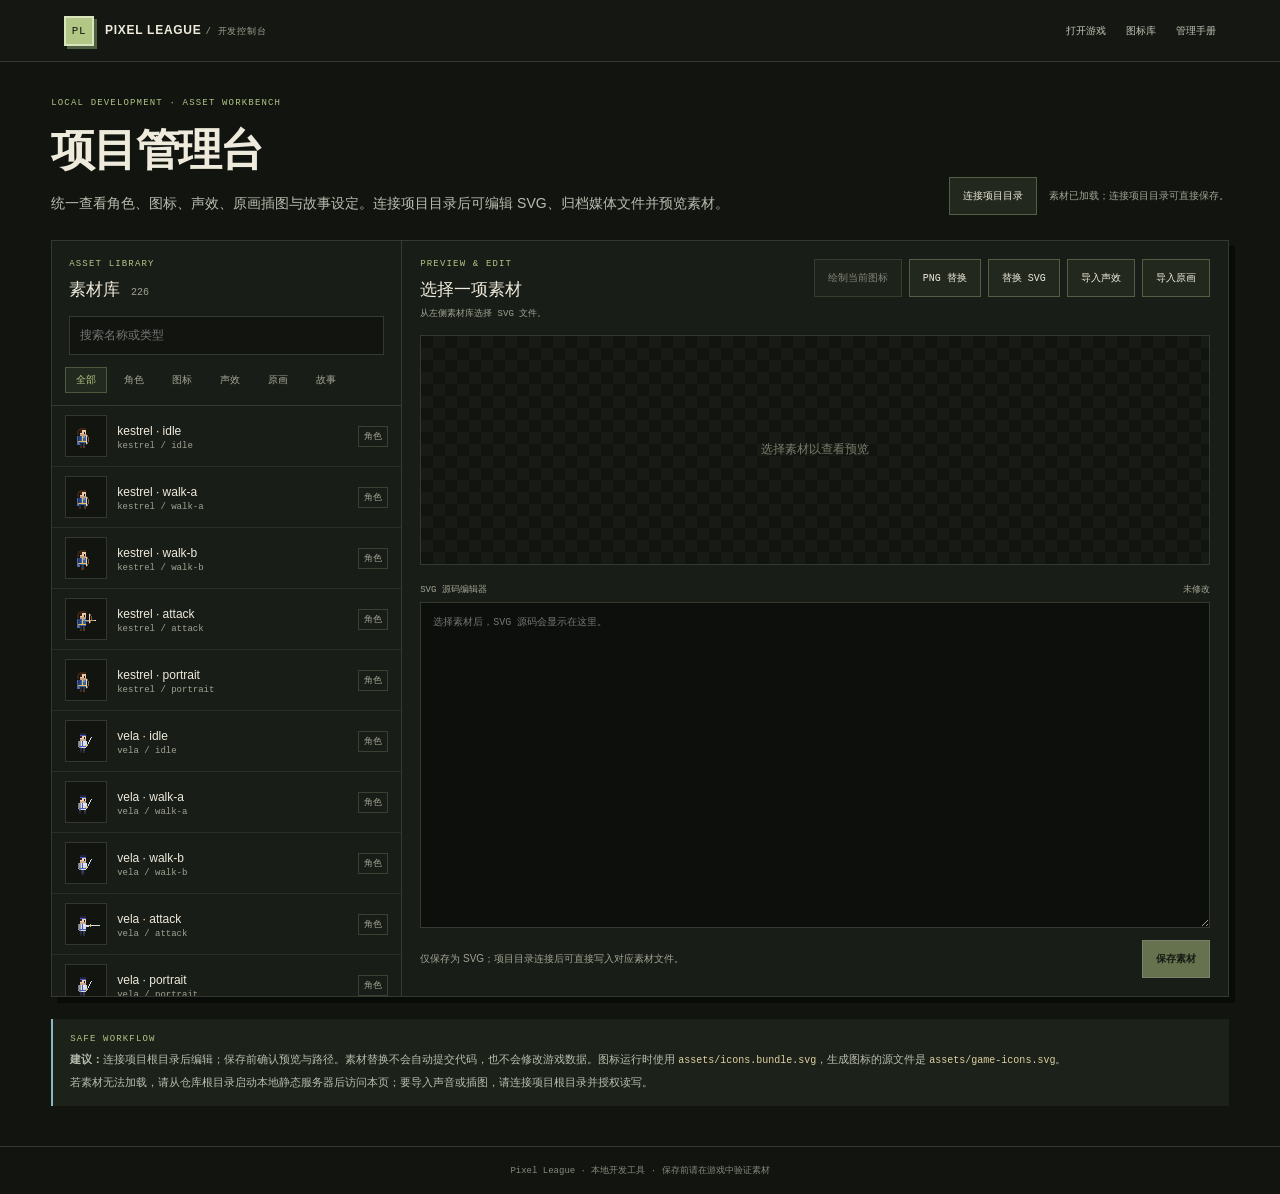
<file: design/management/dev-console.html>
<!doctype html>
<html lang="zh-CN">
<head>
  <meta charset="utf-8">
  <meta name="viewport" content="width=device-width, initial-scale=1">
  <meta name="theme-color" content="#11140f">
  <title>Pixel League · 开发控制台</title>
  <link rel="stylesheet" href="console.css">
  <script src="console.js" defer></script>
</head>
<body>
  <header class="topbar">
    <a class="brand" href="../../index.html"><span class="brand-mark">PL</span><span>PIXEL LEAGUE <small>/ 开发控制台</small></span></a>
    <nav aria-label="项目导航">
      <a href="../../index.html">打开游戏</a>
      <a href="../../icons.html">图标库</a>
      <a href="README.md">管理手册</a>
    </nav>
  </header>

  <main>
    <section class="intro">
      <div>
        <p class="eyebrow">LOCAL DEVELOPMENT · ASSET WORKBENCH</p>
        <h1>项目管理台</h1>
        <p>统一查看角色、图标、声效、原画插图与故事设定。连接项目目录后可编辑 SVG、归档媒体文件并预览素材。</p>
      </div>
      <div class="actions">
        <button class="button secondary" id="connectProject" type="button">连接项目目录</button>
        <span class="connection" id="connectionStatus" role="status">正在读取项目素材…</span>
      </div>
    </section>

    <section class="workspace" aria-label="素材工作区">
      <aside class="library">
        <div class="library-heading">
          <div><p class="eyebrow">ASSET LIBRARY</p><h2>素材库 <span id="assetCount">0</span></h2></div>
          <label class="search"><span class="sr-only">搜索素材</span><input id="searchAssets" type="search" placeholder="搜索名称或类型"></label>
        </div>
        <div class="filters" role="group" aria-label="素材类别">
          <button type="button" class="filter active" data-filter="all" aria-pressed="true">全部</button>
          <button type="button" class="filter" data-filter="character" aria-pressed="false">角色</button>
          <button type="button" class="filter" data-filter="icon" aria-pressed="false">图标</button>
          <button type="button" class="filter" data-filter="sound" aria-pressed="false">声效</button>
          <button type="button" class="filter" data-filter="illustration" aria-pressed="false">原画</button>
          <button type="button" class="filter" data-filter="lore" aria-pressed="false">故事</button>
        </div>
        <div id="assetList" class="asset-list" aria-label="素材列表"></div>
      </aside>

      <section class="editor" aria-label="素材预览和编辑">
        <div class="editor-heading">
          <div><p class="eyebrow">PREVIEW & EDIT</p><h2 id="selectedName">选择一项素材</h2><p id="selectedPath" class="asset-path">从左侧素材库选择 SVG 文件。</p></div>
          <div class="asset-actions">
            <button class="button secondary" id="drawIcon" type="button" disabled>绘制当前图标</button>
            <label class="button secondary upload-button">PNG 替换<input id="replacePng" type="file" accept="image/png,.png" disabled></label>
            <label class="button secondary upload-button">替换 SVG<input id="replaceFile" type="file" accept=".svg,image/svg+xml" disabled></label>
            <label class="button secondary upload-button media-import">导入声效<input id="importAudio" type="file" accept="audio/*,.wav,.mp3,.ogg,.m4a,.flac"></label>
            <label class="button secondary upload-button media-import">导入原画<input id="importIllustration" type="file" accept="image/png,image/jpeg,image/webp,.png,.jpg,.jpeg,.webp"></label>
          </div>
        </div>

        <section class="drawing-panel" id="drawingPanel" aria-label="图标像素画板" hidden>
          <div class="drawing-heading">
            <div><p class="eyebrow">32 × 32 PIXEL CANVAS</p><h3>绘制当前图标</h3></div>
            <button class="button secondary" id="closeDrawing" type="button">关闭画板</button>
          </div>
          <div class="drawing-controls">
            <label class="color-control">画笔颜色<input id="brushColor" type="color" value="#d4b86a"></label>
            <label class="brush-control">笔刷大小<select id="brushSize"><option value="1">1 像素</option><option value="2">2 像素</option><option value="3">3 像素</option><option value="4">4 像素</option></select></label>
            <button class="button secondary" id="eraser" type="button" aria-pressed="false">橡皮擦</button>
            <button class="button secondary" id="undoDrawing" type="button" disabled>撤销</button>
            <button class="button secondary" id="clearDrawing" type="button">清空</button>
            <button class="button primary" id="applyDrawing" type="button">应用到 SVG 编辑器</button>
          </div>
          <div class="canvas-scroll"><canvas id="pixelCanvas" width="32" height="32" aria-label="32 乘 32 像素画布"></canvas></div>
          <p class="drawing-hint">单击或拖动绘制；橡皮擦恢复透明。应用只会更改编辑器内容，仍需点击“保存素材”写入文件。</p>
        </section>

        <section id="catalogDetails" class="catalog-details" hidden aria-live="polite">
          <p class="eyebrow" id="catalogCategory"></p>
          <p id="catalogDescription"></p>
          <p id="catalogStatus"></p>
          <a id="catalogSource" target="_blank" rel="noopener noreferrer" hidden>打开素材源</a>
          <audio id="audioPreview" controls preload="none" hidden></audio>
          <img id="mediaPreview" alt="素材预览" hidden>
          <p id="mediaHint" class="drawing-hint" hidden></p>
        </section>

        <div class="preview-stage">
          <div class="preview-grid" aria-hidden="true"></div>
          <img id="assetPreview" alt="所选素材预览" hidden>
          <p id="emptyPreview">选择素材以查看预览</p>
        </div>

        <div class="editor-toolbar">
          <span id="validationStatus" class="validation" role="status">SVG 源码编辑器</span>
          <span id="dirtyStatus" class="dirty-status">未修改</span>
        </div>
        <label class="sr-only" for="svgSource">SVG 源码</label>
        <textarea id="svgSource" spellcheck="false" wrap="off" placeholder="选择素材后，SVG 源码会显示在这里。"></textarea>
        <div class="editor-footer">
          <p id="saveHelp">仅保存为 SVG；项目目录连接后可直接写入对应素材文件。</p>
          <button class="button primary" id="saveAsset" type="button" disabled>保存素材</button>
        </div>
      </section>
    </section>

    <section class="guide">
      <p class="eyebrow">SAFE WORKFLOW</p>
      <p><strong>建议：</strong>连接项目根目录后编辑；保存前确认预览与路径。素材替换不会自动提交代码，也不会修改游戏数据。图标运行时使用 <code>assets/icons.bundle.svg</code>，生成图标的源文件是 <code>assets/game-icons.svg</code>。</p>
      <p id="runtimeHint">若素材无法加载，请从仓库根目录启动本地静态服务器后访问本页；要导入声音或插图，请连接项目根目录并授权读写。</p>
    </section>
  </main>
  <footer>Pixel League · 本地开发工具 · 保存前请在游戏中验证素材</footer>
</body>
</html>
</file>
<file: css/icon-gallery.css>
:root {
  color-scheme: dark;
  --ink: #ede8d6;
  --muted: #949789;
  --line: #33372e;
  --panel: #191d17;
  --panel-raised: #20251d;
  --moss: #a8be7a;
  --clay: #dc9471;
  --cream: #dfd2a2;
  --mono: "DM Mono", "Courier New", monospace;
  --sans: "Space Grotesk", "Segoe UI", sans-serif;
}
* { box-sizing: border-box; }
html { min-width: 320px; background: #11140f; }
body { margin: 0; color: var(--ink); background-color: #11140f; font: 14px/1.5 var(--sans); background-image: linear-gradient(rgba(255,255,255,.018) 1px, transparent 1px), linear-gradient(90deg, rgba(255,255,255,.018) 1px, transparent 1px); background-size: 32px 32px; }
a { color: inherit; text-decoration: none; }
button, input { font: inherit; }
button { color: inherit; }
.masthead { height: 66px; padding: 0 5.5vw; display: flex; justify-content: space-between; align-items: center; border-bottom: 1px solid var(--line); background: rgba(17,20,15,.94); }
.brand { display: flex; align-items: center; gap: 12px; font-weight: 700; letter-spacing: .04em; }
.brand-mark { width: 33px; height: 33px; display: grid; place-items: center; color: #14170f; background: var(--moss); font: 12px var(--mono); border: 2px solid #d6e6ad; box-shadow: 3px 3px 0 #4c6041; }
.brand small { display: block; color: var(--muted); font: 9px var(--mono); letter-spacing: .1em; }
.back-link { color: #c9cbbf; font: 11px var(--mono); }
.back-link span, footer a span { color: var(--moss); }
main { width: min(1220px, 90vw); margin: auto; }
.intro { min-height: 380px; display: grid; grid-template-columns: 1fr 330px; align-items: center; gap: 90px; padding: 44px 0 54px; border-bottom: 1px solid var(--line); }
.eyebrow { margin: 0 0 20px; color: var(--moss); font: 10px var(--mono); letter-spacing: .13em; }
h1 { margin: 0; max-width: 650px; color: #f0ead7; font-size: clamp(42px, 5.3vw, 72px); line-height: .99; font-weight: 600; }
h1 span { color: var(--clay); }
.lede { max-width: 500px; margin: 20px 0 26px; color: #b4b7a9; font-size: 16px; }
.collection-meta { display: flex; align-items: center; gap: 10px; color: var(--muted); font: 11px var(--mono); }
.collection-meta strong { color: var(--cream); font-size: 18px; font-weight: 500; }
.meta-divider { height: 14px; width: 1px; margin: 0 3px; background: #53584b; }
.specimen { position: relative; height: 264px; padding: 14px; overflow: hidden; background: #20251e; border: 1px solid #4b5141; box-shadow: 8px 8px 0 #0a0d09; }
.specimen-top, .specimen-name { display: flex; justify-content: space-between; color: #99a08b; font: 9px var(--mono); letter-spacing: .08em; }
.specimen-icon { position: absolute; width: 118px; height: 118px; left: 50%; top: 45%; transform: translate(-50%,-50%); color: #d9c887; filter: drop-shadow(3px 4px 0 #090c08); }
.specimen-name { position: absolute; inset: auto 14px 14px; color: #ede8d6; }
.specimen-name span { color: var(--moss); }
.specimen-grid { position: absolute; inset: 35px 0 47px; z-index: 0; opacity: .15; pointer-events: none; background-image: linear-gradient(#9da38e 1px, transparent 1px), linear-gradient(90deg,#9da38e 1px,transparent 1px); background-size: 16px 16px; mask-image: radial-gradient(ellipse,#000,transparent 72%); }
.specimen > :not(.specimen-grid) { z-index: 1; }
.specimen-icon, .specimen-top, .specimen-name { position: absolute; }
.specimen-top { top: 14px; left: 14px; right: 14px; }
.specimen-name { bottom: 14px; left: 14px; right: 14px; }
.toolbar { display: flex; align-items: center; justify-content: space-between; gap: 20px; padding: 22px 0; border-bottom: 1px solid var(--line); }
.search-box { width: 230px; height: 38px; display: flex; align-items: center; gap: 10px; padding: 0 10px; color: var(--muted); background: #191d17; border: 1px solid #3b4034; }
.search-box:focus-within { border-color: var(--moss); }
.search-box > span { font-size: 22px; line-height: 1; }
.search-box input { width: 100%; min-width: 0; border: 0; outline: 0; color: var(--ink); background: transparent; font-size: 12px; }
.search-box input::placeholder { color: #888c80; }
kbd { padding: 1px 4px; border: 1px solid #464a40; color: #b7baad; font: 10px var(--mono); }
.filters { display: flex; flex-wrap: wrap; justify-content: flex-end; gap: 5px; }
.filter { padding: 7px 9px; cursor: pointer; color: #b4b7a9; border: 1px solid transparent; background: transparent; font-size: 11px; }
.filter:hover { color: var(--ink); }
.filter.active { color: #d8e6b4; border-color: #536147; background: #242b20; }
.filter span { margin-left: 3px; color: #93998a; font: 9px var(--mono); }
.workspace { padding: 18px 0 42px; }
.results-line { display: flex; justify-content: space-between; align-items: center; gap: 20px; margin-bottom: 14px; }
.results-line h2 { margin: 0; color: #e3e2d4; font: 11px var(--mono); letter-spacing: .03em; }
.results-line h2 span { margin-left: 5px; color: var(--moss); }
.display-controls { display: flex; align-items: center; gap: 16px; color: var(--muted); font: 10px var(--mono); }
.swatch-control, .size-control { display: flex; align-items: center; gap: 8px; }
.swatch-control input { width: 22px; height: 22px; padding: 0; border: 1px solid #646959; background: none; cursor: pointer; }
.swatch-control input::-webkit-color-swatch-wrapper { padding: 2px; }
.swatch-control input::-webkit-color-swatch { border: 0; }
.size-control input { width: 82px; accent-color: var(--moss); }
.toggle { padding: 5px 8px; cursor: pointer; color: #c4c6b8; background: #20241e; border: 1px solid #454a3c; font: 10px var(--mono); }
.toggle[aria-pressed="true"] { border-color: var(--moss); color: #d7e6b8; }
.icon-grid { display: grid; grid-template-columns: repeat(8, minmax(0,1fr)); gap: 8px; }
.icon-card { min-width: 0; height: 136px; position: relative; display: flex; flex-direction: column; align-items: center; justify-content: center; gap: 11px; cursor: pointer; color: #c3c5b9; background: rgba(25,29,23,.94); border: 1px solid #32372e; transition: border-color .15s, background .15s, transform .15s; animation: rise-in .32s both; animation-delay: calc(var(--i,0) * 9ms); }
.icon-card:hover, .icon-card:focus-visible { z-index: 1; outline: 0; color: #f1ecd9; background: #252b22; border-color: #829369; transform: translateY(-2px); }
.icon-card::after { content: "COPY SVG"; position: absolute; top: 7px; right: 7px; color: #a9c280; font: 8px var(--mono); opacity: 0; transition: opacity .15s; }
.icon-card:hover::after, .icon-card:focus-visible::after { opacity: 1; }
.icon-preview { width: var(--icon-size,42px); height: var(--icon-size,42px); color: var(--icon-color,#d9c887); image-rendering: pixelated; filter: drop-shadow(2px 2px 0 rgba(0,0,0,.45)); transition: width .12s, height .12s; }
.icon-id { width: calc(100% - 12px); overflow: hidden; color: #9b9e90; font: 9px var(--mono); text-align: center; text-overflow: ellipsis; white-space: nowrap; }
.icon-card.checker { background-color: #191d17; background-image: linear-gradient(45deg,#272c23 25%,transparent 25%),linear-gradient(-45deg,#272c23 25%,transparent 25%),linear-gradient(45deg,transparent 75%,#272c23 75%),linear-gradient(-45deg,transparent 75%,#272c23 75%); background-size: 14px 14px; background-position: 0 0,0 7px,7px -7px,-7px 0; }
.empty-state { padding: 50px 0; color: var(--muted); text-align: center; font: 12px var(--mono); }
.load-more-wrap { display: flex; justify-content: center; padding-top: 22px; }
.load-more { min-width: 180px; padding: 11px 20px; cursor: pointer; color: #d9e6bd; background: #252b20; border: 1px solid #637450; font: 10px var(--mono); }
.load-more:hover { background: #303a28; }
footer { min-height: 56px; padding: 0 5.5vw; display: flex; justify-content: space-between; align-items: center; gap: 14px; color: #84887c; border-top: 1px solid var(--line); font: 9px var(--mono); letter-spacing: .025em; }
.toast { position: fixed; z-index: 5; left: 50%; bottom: 26px; padding: 11px 16px; color: #e8ecd9; background: #2e3928; border: 1px solid #81956b; font: 11px var(--mono); transform: translate(-50%, 12px); opacity: 0; pointer-events: none; transition: opacity .18s, transform .18s; }
.toast.show { opacity: 1; transform: translate(-50%, 0); }
@keyframes rise-in { from { opacity: 0; transform: translateY(8px); } to { opacity: 1; transform: translateY(0); } }
@media (max-width: 1000px) { .intro { gap: 36px; grid-template-columns: 1fr 280px; } .icon-grid { grid-template-columns: repeat(6,minmax(0,1fr)); } .toolbar { align-items: flex-start; flex-direction: column; } .filters { justify-content: flex-start; } }
@media (max-width: 650px) { .masthead { padding: 0 5vw; } main { width: 90vw; } .intro { min-height: 0; padding: 42px 0; grid-template-columns: 1fr; gap: 30px; } h1 { font-size: 48px; } .lede { font-size: 14px; } .specimen { width: min(100%,360px); height: 220px; justify-self: center; } .toolbar { padding: 16px 0; } .search-box { width: 100%; } .filters { gap: 2px; } .filter { padding: 7px 6px; } .results-line { align-items: flex-start; flex-direction: column; } .display-controls { width: 100%; justify-content: space-between; gap: 6px; } .size-control input { width: 58px; } .icon-grid { grid-template-columns: repeat(3,minmax(0,1fr)); gap: 6px; } .icon-card { height: 116px; } footer { padding: 14px 5vw; flex-wrap: wrap; } footer span:last-child { display: none; } }
@media (prefers-reduced-motion: reduce) { *, *::before, *::after { animation-duration: .01ms !important; transition-duration: .01ms !important; } }
</file>
<file: design/management/console.css>
:root {
  color-scheme: dark;
  --bg: #11140f;
  --panel: #191d17;
  --ink: #eeeadc;
  --muted: #a1a393;
  --line: #353a30;
  --moss: #b2c686;
  --clay: #dd9878;
  --mono: "DM Mono", "Courier New", monospace;
  --sans: "Segoe UI", sans-serif;
}
* { box-sizing: border-box; }
body { margin: 0; min-width: 320px; color: var(--ink); background: var(--bg); font: 14px/1.6 var(--sans); }
a { color: inherit; text-decoration: none; }
button, input, textarea { font: inherit; }
.topbar { min-height: 62px; padding: 0 max(5vw, calc((100vw - 1440px) / 2)); display: flex; align-items: center; justify-content: space-between; gap: 20px; border-bottom: 1px solid var(--line); background: #151812; }
.brand { display: flex; align-items: center; gap: 11px; font-size: 12px; font-weight: 700; letter-spacing: .06em; }
.brand small { color: var(--muted); font: 9px var(--mono); }
.brand-mark { width: 30px; height: 30px; display: grid; place-items: center; color: #14170f; background: var(--moss); border: 2px solid #d8e5bc; box-shadow: 3px 3px #4e6040; font: 11px var(--mono); }
.topbar nav { display: flex; gap: 20px; color: #c3c6b8; font: 10px var(--mono); }
.topbar a:hover { color: var(--moss); }
main { width: min(1440px, 92vw); margin: auto; }
.intro { display: flex; justify-content: space-between; align-items: end; gap: 24px; padding: 36px 0 25px; }
.eyebrow { margin: 0 0 7px; color: var(--moss); font: 9px var(--mono); letter-spacing: .13em; }
h1, h2, p { margin-top: 0; }
h1 { margin-bottom: 7px; font-size: clamp(30px, 4vw, 44px); font-weight: 600; letter-spacing: -.04em; }
.intro p:not(.eyebrow) { max-width: 700px; margin-bottom: 0; color: #b9bdaf; }
.actions { display: flex; align-items: center; flex-wrap: wrap; justify-content: end; gap: 12px; }
.connection { color: var(--muted); font: 10px var(--mono); }
.connection[data-state="connected"] { color: var(--moss); }
.connection[data-state="error"] { color: var(--clay); }
.button { min-height: 38px; padding: 8px 13px; display: inline-flex; align-items: center; justify-content: center; color: var(--ink); border: 1px solid #555d45; background: #22281d; cursor: pointer; font: 10px var(--mono); }
.button:hover:not(:disabled) { background: #303a28; }
.button:disabled { cursor: not-allowed; opacity: .5; }
.button.primary { color: #14170f; background: var(--moss); border-color: #d8e5bc; font-weight: 700; }
.button.primary:hover:not(:disabled) { background: #c4d69f; }
.workspace { min-height: 650px; display: grid; grid-template-columns: minmax(260px, 350px) minmax(0, 1fr); border: 1px solid var(--line); background: var(--panel); box-shadow: 6px 6px #090b08; }
.library { min-width: 0; border-right: 1px solid var(--line); }
.library-heading { padding: 18px 17px 12px; }
.library-heading h2, .editor-heading h2 { margin: 0; font-size: 17px; font-weight: 500; }
.library-heading h2 span { margin-left: 6px; color: var(--muted); font: 10px var(--mono); }
.search { display: block; margin-top: 13px; }
.search input { width: 100%; padding: 9px 10px; color: var(--ink); border: 1px solid var(--line); outline: none; background: #11140f; font-size: 12px; }
.search input:focus, textarea:focus { border-color: #78885e; }
.filters { display: flex; flex-wrap: wrap; padding: 0 13px 12px; gap: 6px; border-bottom: 1px solid var(--line); }
.filter { padding: 5px 10px; color: var(--muted); border: 1px solid transparent; background: transparent; cursor: pointer; font: 10px var(--mono); }
.filter.active { color: var(--moss); border-color: #4d5a3e; background: #22291e; }
.asset-list { max-height: 590px; overflow: auto; }
.asset-row { width: 100%; padding: 9px 13px; display: grid; grid-template-columns: 42px minmax(0, 1fr) auto; align-items: center; gap: 10px; text-align: left; color: var(--ink); border: 0; border-bottom: 1px solid #282d25; background: transparent; cursor: pointer; }
.asset-row:hover, .asset-row[aria-current="true"] { background: #252b21; }
.asset-thumb { width: 42px; height: 42px; display: grid; place-items: center; background: #11140f; border: 1px solid #32382e; }
.asset-thumb img { width: 32px; height: 32px; object-fit: contain; image-rendering: pixelated; }
.asset-label { overflow: hidden; }
.asset-label strong, .asset-label small { display: block; overflow: hidden; text-overflow: ellipsis; white-space: nowrap; }
.asset-label strong { font-size: 12px; font-weight: 500; }
.asset-label small, .asset-kind { color: var(--muted); font: 9px var(--mono); }
.asset-kind { padding: 3px 5px; border: 1px solid #3a4132; }
.empty-list { padding: 18px; color: var(--muted); font-size: 12px; }
.catalog-details { margin: 15px 0; padding: 14px; color: #c5c8bb; border: 1px solid var(--line); background: #11140f; }
.catalog-details[hidden] { display: none; }
.catalog-details p { margin: 7px 0; font-size: 12px; }
.catalog-details #catalogStatus { color: var(--moss); font: 10px var(--mono); }
.catalog-details a { color: var(--blue, #88b7c8); font: 10px var(--mono); text-decoration: underline; }
#audioPreview { width: 100%; margin: 12px 0; }
#mediaPreview { max-width: 100%; max-height: 280px; margin: 10px auto; display: block; object-fit: contain; image-rendering: auto; }
.editor { min-width: 0; padding: 18px; display: flex; flex-direction: column; }
.editor-heading { min-height: 49px; display: flex; justify-content: space-between; align-items: start; gap: 14px; }
.editor-heading > div { min-width: 0; }
.asset-path { margin: 4px 0 0; overflow-wrap: anywhere; color: var(--muted); font: 9px var(--mono); }
.asset-actions { display: flex; flex-wrap: wrap; justify-content: end; gap: 7px; }
.upload-button { flex: none; position: relative; }
.upload-button input { position: absolute; inset: 0; width: 100%; height: 100%; opacity: 0; cursor: pointer; }
.upload-button input:disabled { cursor: not-allowed; }
.drawing-panel { margin: 15px 0; padding: 14px; border: 1px solid #4c5740; background: #141811; }
.drawing-panel[hidden] { display: none; }
.drawing-heading { display: flex; align-items: start; justify-content: space-between; gap: 12px; }
.drawing-heading h3 { margin: 0; font-size: 14px; font-weight: 500; }
.drawing-controls { display: flex; flex-wrap: wrap; align-items: end; gap: 8px; margin: 12px 0; }
.color-control, .brush-control { display: grid; gap: 4px; color: var(--muted); font: 9px var(--mono); }
.color-control input { width: 42px; height: 38px; padding: 3px; border: 1px solid var(--line); background: #11140f; cursor: pointer; }
.brush-control select { height: 38px; padding: 0 7px; color: var(--ink); border: 1px solid var(--line); background: #11140f; font-size: 11px; }
#eraser[aria-pressed="true"] { color: var(--clay); border-color: #88614f; }
.canvas-scroll { max-width: 100%; overflow: auto; padding: 8px; background: #20251e; border: 1px solid var(--line); }
#pixelCanvas { width: min(100%, 448px); height: auto; aspect-ratio: 1; display: block; margin: auto; touch-action: none; image-rendering: pixelated; background-color: #11140f; background-image: linear-gradient(45deg,#242a21 25%,transparent 25%),linear-gradient(-45deg,#242a21 25%,transparent 25%),linear-gradient(45deg,transparent 75%,#242a21 75%),linear-gradient(-45deg,transparent 75%,#242a21 75%); background-size: 16px 16px; background-position: 0 0,0 8px,8px -8px,-8px 0; cursor: crosshair; }
.drawing-hint { margin: 9px 0 0; color: var(--muted); font-size: 10px; }
.preview-stage { position: relative; height: 230px; margin: 15px 0 12px; display: grid; place-items: center; overflow: hidden; border: 1px solid var(--line); background: #11140f; }
.preview-grid { position: absolute; inset: 0; opacity: .35; background-image: linear-gradient(45deg,#252a22 25%,transparent 25%),linear-gradient(-45deg,#252a22 25%,transparent 25%),linear-gradient(45deg,transparent 75%,#252a22 75%),linear-gradient(-45deg,transparent 75%,#252a22 75%); background-size: 24px 24px; background-position: 0 0,0 12px,12px -12px,-12px 0; }
#assetPreview { position: relative; z-index: 1; max-width: min(70%, 220px); max-height: 190px; object-fit: contain; image-rendering: pixelated; }
#emptyPreview { position: absolute; z-index: 2; margin: 0; color: #777d6b; font-size: 12px; }
.editor-toolbar { display: flex; justify-content: space-between; padding: 6px 0; color: var(--muted); font: 9px var(--mono); }
.validation[data-state="valid"] { color: var(--moss); }
.validation[data-state="error"] { color: var(--clay); }
.dirty-status[data-dirty="true"] { color: var(--clay); }
#svgSource { width: 100%; min-height: 250px; flex: 1; resize: vertical; padding: 12px; color: #d8d4c5; border: 1px solid var(--line); outline: none; background: #0c0f0b; font: 10px/1.6 var(--mono); tab-size: 2; }
.editor-footer { display: flex; align-items: center; justify-content: space-between; gap: 16px; padding-top: 12px; }
.editor-footer p { margin: 0; color: var(--muted); font-size: 10px; }
.guide { margin: 22px 0 40px; padding: 15px 17px; border-left: 2px solid #88b7c8; background: #1c2119; }
.guide p:not(.eyebrow) { margin: 5px 0 0; color: #b9bdaf; font-size: 11px; }
code { color: #ded0a1; font: 10px var(--mono); }
footer { padding: 17px 4vw; color: #858a7c; border-top: 1px solid var(--line); text-align: center; font: 9px var(--mono); }
.sr-only { position: absolute; width: 1px; height: 1px; padding: 0; overflow: hidden; clip: rect(0, 0, 0, 0); white-space: nowrap; border: 0; }
@media (max-width: 850px) {
  .intro { align-items: start; flex-direction: column; }
  .actions { justify-content: start; }
  .workspace { grid-template-columns: 1fr; }
  .library { border-right: 0; border-bottom: 1px solid var(--line); }
  .asset-list { max-height: 310px; }
  .asset-row { grid-template-columns: 38px minmax(0, 1fr) auto; }
  .asset-thumb { width: 38px; height: 38px; }
}
@media (max-width: 520px) {
  .topbar { padding-inline: 4vw; }
  .topbar nav { gap: 10px; font-size: 9px; }
  .brand { font-size: 10px; }
  .brand small { display: none; }
  main { width: 92vw; }
  .editor { padding: 13px; }
  .editor-heading { flex-direction: column; }
  .asset-actions { justify-content: start; }
  .preview-stage { height: 190px; }
  .editor-footer { align-items: start; flex-direction: column; }
}
</file>
